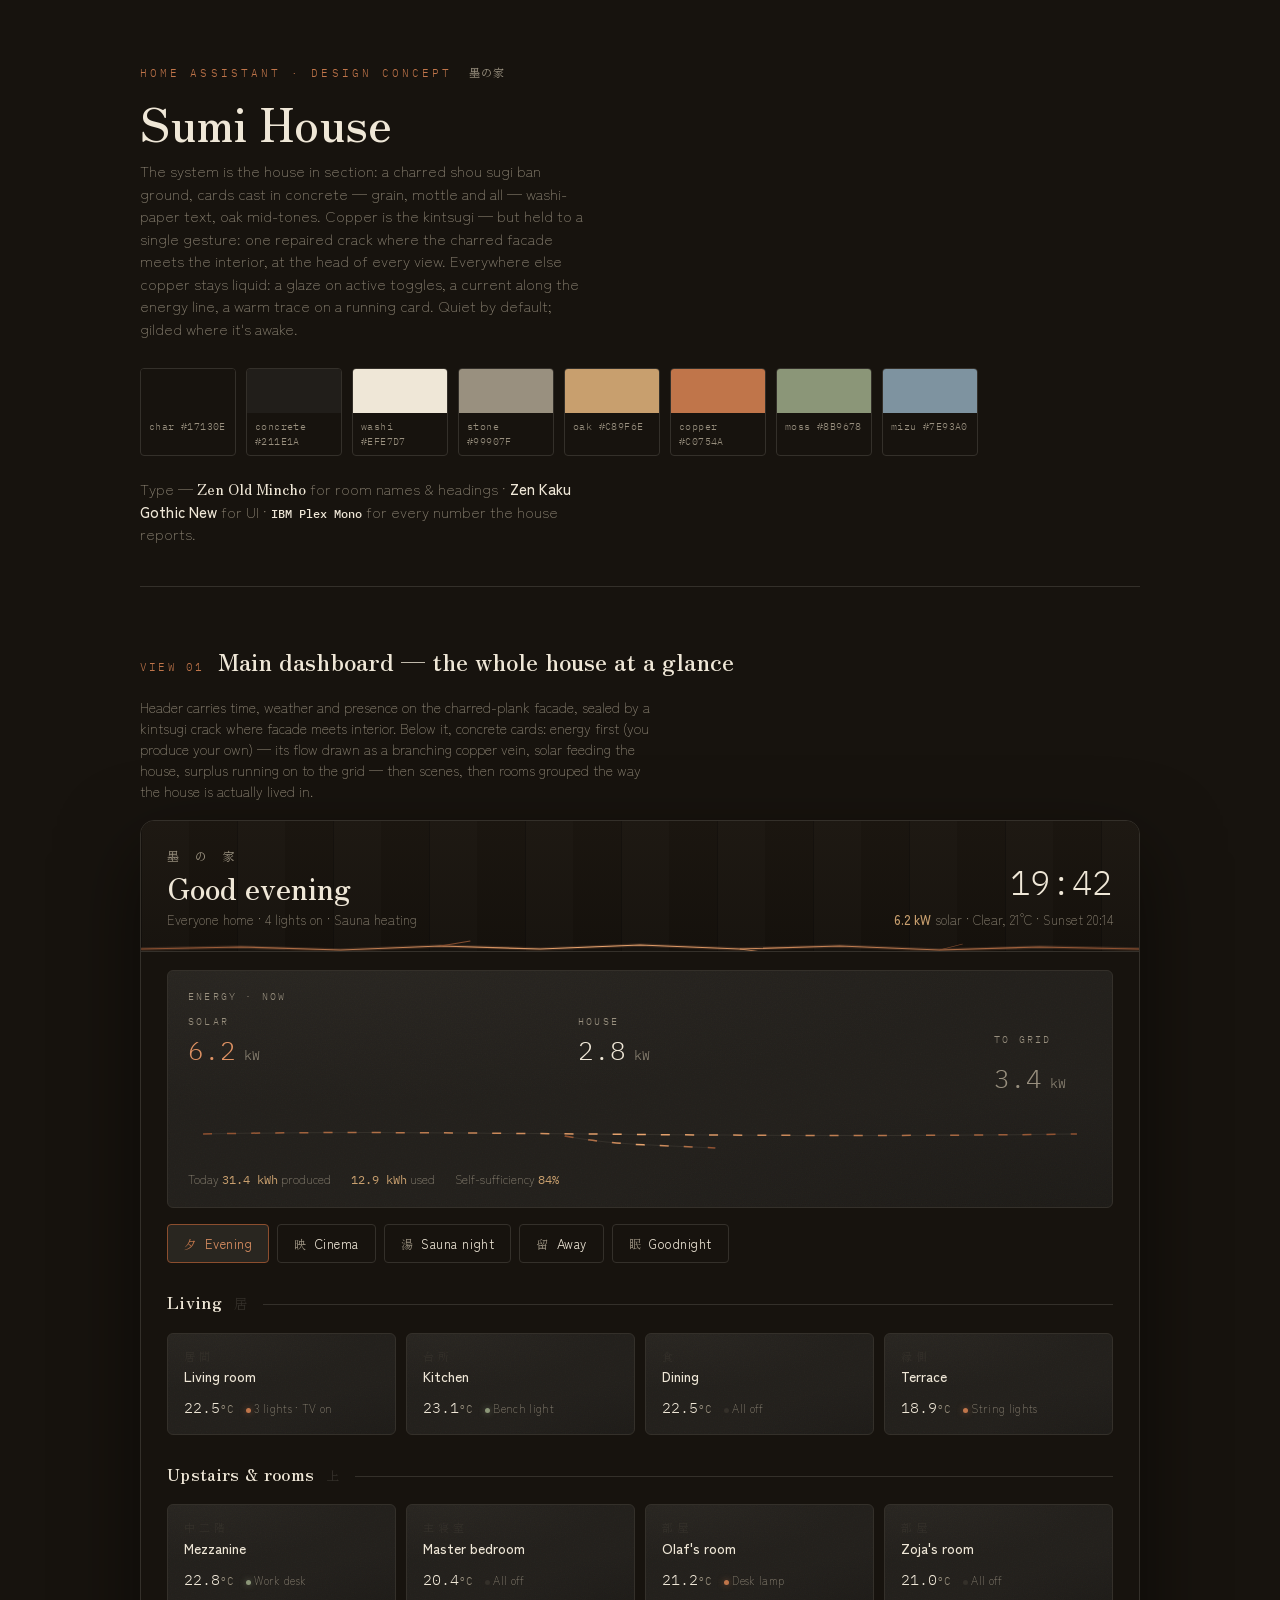
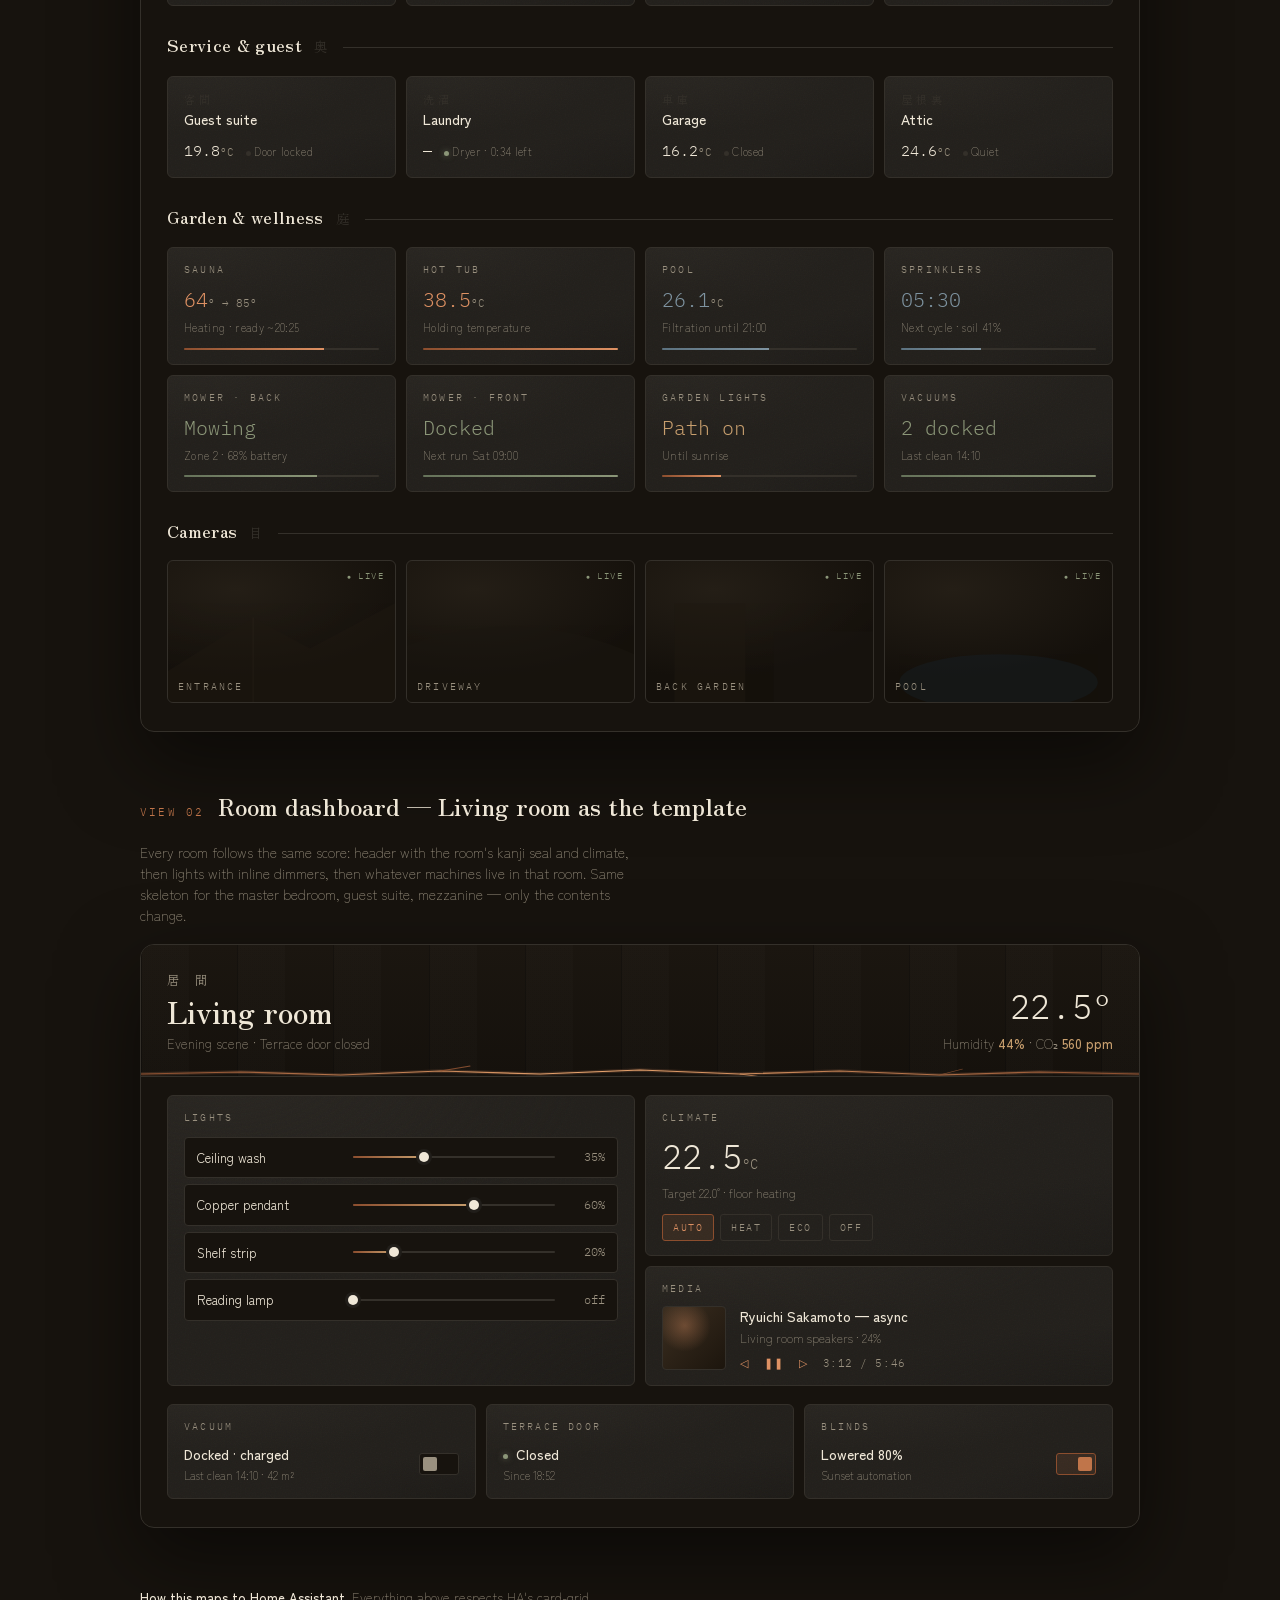
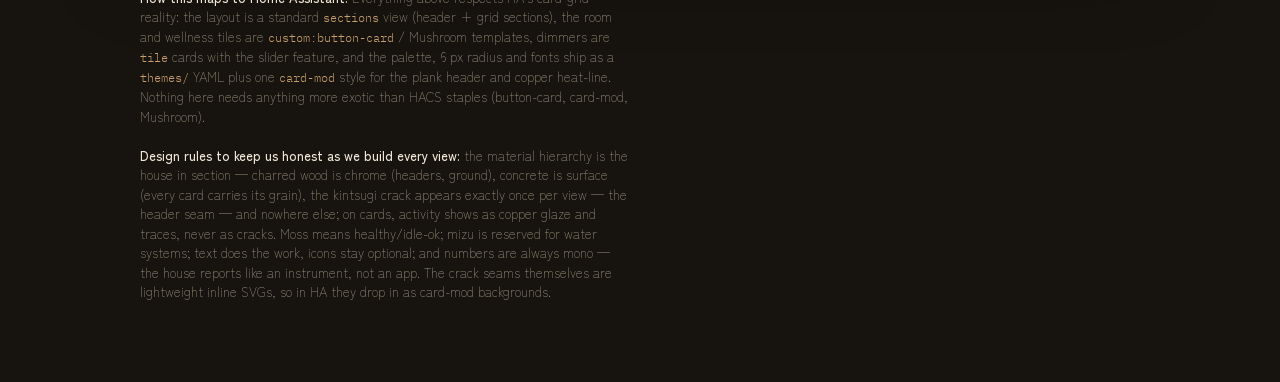
<file: Concepts/japandi-dashboard-concept.html>
<!DOCTYPE html>
<html lang="en">
<head>
<meta charset="UTF-8">
<meta name="viewport" content="width=device-width, initial-scale=1.0">
<title>Sumi House — Home Assistant Design Concept</title>
<link rel="preconnect" href="https://fonts.googleapis.com">
<link href="https://fonts.googleapis.com/css2?family=Zen+Old+Mincho:wght@400;600;700&family=Zen+Kaku+Gothic+New:wght@300;400;500;700&family=IBM+Plex+Mono:wght@300;400;500&display=swap" rel="stylesheet">
<style>
:root{
  /* material palette */
  --char:      #17130E;  /* shou sugi ban — page ground */
  --char-2:    #211E1A;  /* cast concrete — deep card surface */
  --char-3:    #292620;  /* raised / hover concrete */
  --seam:      #34302A;  /* hairline joints */
  --washi:     #EFE7D7;  /* primary text — washi paper */
  --stone:     #99907F;  /* secondary text — concrete */
  --oak:       #C89F6E;  /* wood accent */
  --copper:    #C0754A;  /* live accent */
  --copper-hi: #DE9163;
  --copper-lo: #8C4E2E;
  --moss:      #8B9678;  /* on / healthy */
  --mizu:      #7E93A0;  /* water systems */
  --r-card: 6px;
  --r-chip: 4px;
  --font-display:"Zen Old Mincho",serif;
  --font-ui:"Zen Kaku Gothic New",sans-serif;
  --font-data:"IBM Plex Mono",monospace;
}
*{margin:0;padding:0;box-sizing:border-box}
html{scroll-behavior:smooth}
body{
  background:var(--char);
  color:var(--washi);
  font-family:var(--font-ui);
  font-weight:300;
  line-height:1.5;
  -webkit-font-smoothing:antialiased;
}
/* charred plank texture — vertical boards, barely there */
.planks{
  background-image:
    repeating-linear-gradient(90deg,
      rgba(0,0,0,.28) 0px, rgba(0,0,0,.28) 1px,
      transparent 1px, transparent 96px),
    repeating-linear-gradient(90deg,
      rgba(255,255,255,.012) 0px, rgba(255,255,255,.012) 48px,
      transparent 48px, transparent 96px),
    linear-gradient(180deg,#1B1610 0%, #15110C 100%);
}
.wrap{max-width:1040px;margin:0 auto;padding:0 20px}
/* ---------- concept masthead ---------- */
.masthead{padding:64px 0 40px;border-bottom:1px solid var(--seam)}
.eyebrow{
  font-family:var(--font-data);font-size:11px;letter-spacing:.28em;
  text-transform:uppercase;color:var(--copper);
}
.eyebrow .k{font-family:var(--font-display);letter-spacing:.1em;color:var(--stone);margin-left:.6em}
h1{
  font-family:var(--font-display);font-weight:600;
  font-size:clamp(30px,5vw,46px);line-height:1.15;margin:14px 0 12px;
}
.masthead p{color:var(--stone);max-width:56ch;font-size:15px}
/* ---------- tokens ---------- */
.tokens{display:flex;flex-wrap:wrap;gap:10px;margin-top:28px}
.swatch{
  width:96px;border:1px solid var(--seam);border-radius:var(--r-chip);
  overflow:hidden;font-family:var(--font-data);font-size:10px;color:var(--stone)
}
.swatch i{display:block;height:44px}
.swatch span{display:block;padding:6px 8px;letter-spacing:.04em}
.typeline{margin-top:22px;color:var(--stone);font-size:13px}
.typeline b{color:var(--washi);font-weight:500}
.typeline .d{font-family:var(--font-display)}
.typeline .m{font-family:var(--font-data);font-size:12px}
/* ---------- section labels between mockups ---------- */
.spec{
  padding:56px 0 18px;display:flex;align-items:baseline;gap:14px;flex-wrap:wrap;
}
.spec h2{font-family:var(--font-display);font-weight:600;font-size:24px}
.spec small{font-family:var(--font-data);font-size:11px;letter-spacing:.2em;text-transform:uppercase;color:var(--copper)}
.spec p{width:100%;color:var(--stone);font-size:14px;max-width:64ch;margin-top:4px}
/* ---------- device frame ---------- */
.frame{
  border:1px solid var(--seam);border-radius:14px;overflow:hidden;
  background:var(--char);box-shadow:0 30px 80px rgba(0,0,0,.5);
}
/* ---------- dashboard chrome ---------- */
.dash{padding:0 0 28px}
.dash-head{
  padding:26px 26px 22px;position:relative;overflow:hidden;
  border-bottom:1px solid var(--seam);
}
.dash-head::after{ /* kintsugi seam — the signature: a copper repair line where facade meets interior */
  content:"";position:absolute;left:0;right:0;bottom:-2px;height:14px;pointer-events:none;
  background:url("data:image/svg+xml,%3Csvg%20xmlns='http://www.w3.org/2000/svg'%20viewBox='0%200%20600%2014'%20preserveAspectRatio='none'%3E%3Cdefs%3E%3ClinearGradient%20id='g'%20x1='0'%20x2='1'%3E%3Cstop%20offset='0'%20stop-color='%238C4E2E'/%3E%3Cstop%20offset='.45'%20stop-color='%23E8A56F'/%3E%3Cstop%20offset='1'%20stop-color='%238C4E2E'/%3E%3C/linearGradient%3E%3C/defs%3E%3Cpath%20d='M0%2010%20L60%208%20120%2011%20180%207%20240%2010%20300%206%20360%2010%20420%207%20480%2011%20540%208%20600%2010'%20fill='none'%20stroke='%23DE9163'%20stroke-width='3.5'%20opacity='.16'/%3E%3Cpath%20d='M0%2010%20L60%208%20120%2011%20180%207%20240%2010%20300%206%20360%2010%20420%207%20480%2011%20540%208%20600%2010'%20fill='none'%20stroke='url(%23g)'%20stroke-width='1.2'/%3E%3Cpath%20d='M180%207%20L198%202%20M360%2010%20L376%2013.5%20M480%2011%20L494%205'%20fill='none'%20stroke='url(%23g)'%20stroke-width='.8'%20opacity='.85'/%3E%3C/svg%3E") center bottom / 100% 14px no-repeat;
}
.dh-row{display:flex;justify-content:space-between;align-items:flex-end;gap:16px;flex-wrap:wrap}
.dh-kanji{
  font-family:var(--font-display);color:var(--stone);font-size:12px;letter-spacing:.55em;margin-bottom:6px
}
.dh-title{font-family:var(--font-display);font-weight:600;font-size:30px;line-height:1.1}
.dh-sub{color:var(--stone);font-size:13px;margin-top:6px}
.dh-clock{text-align:right}
.dh-time{font-family:var(--font-data);font-weight:300;font-size:34px;letter-spacing:.02em}
.dh-wx{color:var(--stone);font-size:13px;margin-top:2px}
.dh-wx b{color:var(--oak);font-weight:500}
/* ---------- generic card grid ---------- */
.grid{display:grid;gap:10px;padding:18px 26px 0}
.g2{grid-template-columns:repeat(2,1fr)}
.g3{grid-template-columns:repeat(3,1fr)}
.g4{grid-template-columns:repeat(4,1fr)}
.card{
  background:
    url("data:image/svg+xml,%3Csvg%20xmlns='http://www.w3.org/2000/svg'%20width='160'%20height='160'%3E%3Cfilter%20id='n'%3E%3CfeTurbulence%20type='fractalNoise'%20baseFrequency='0.8'%20numOctaves='2'%20stitchTiles='stitch'/%3E%3C/filter%3E%3Crect%20width='160'%20height='160'%20filter='url(%23n)'%20opacity='0.035'/%3E%3C/svg%3E"),
    radial-gradient(140% 120% at 12% -10%, #282520 0%, rgba(40,37,32,0) 55%),
    radial-gradient(130% 140% at 108% 118%, #1A1814 0%, rgba(26,24,20,0) 50%),
    var(--char-2);
  border:1px solid var(--seam);border-radius:var(--r-card);
  padding:14px 16px;position:relative;
  transition:filter .25s ease, transform .25s ease;
}
.card:hover{filter:brightness(1.08)}
.label{
  font-family:var(--font-data);font-size:10px;letter-spacing:.22em;
  text-transform:uppercase;color:var(--stone);
}
.sect{
  padding:26px 26px 0;display:flex;align-items:baseline;gap:12px;
}
.sect h3{font-family:var(--font-display);font-weight:600;font-size:17px;letter-spacing:.02em}
.sect .k{font-family:var(--font-display);color:var(--seam);font-size:13px;letter-spacing:.3em}
.sect::after{content:"";flex:1;height:1px;background:var(--seam);transform:translateY(-4px)}
/* ---------- energy card ---------- */
.energy{grid-column:1 / -1;padding:18px 20px}
.en-row{display:flex;justify-content:space-between;gap:12px;flex-wrap:wrap}
.en-node{min-width:120px}
.en-node .v{font-family:var(--font-data);font-size:26px;font-weight:300;margin-top:2px}
.en-node .v small{font-size:13px;color:var(--stone)}
.en-node.solar .v{color:var(--copper-hi)}
.en-node.home .v{color:var(--washi)}
.en-node.grid .v{color:var(--stone)}
.en-flow{height:46px;margin-top:14px;position:relative}
.en-flow svg{width:100%;height:100%}
.flowline{stroke:var(--seam);stroke-width:1;fill:none}
.flowlive{
  stroke:url(#cu);stroke-width:1.5;fill:none;stroke-dasharray:6 10;
  animation:flow 2.6s linear infinite;
}
@keyframes flow{to{stroke-dashoffset:-64}}
@media (prefers-reduced-motion: reduce){.flowlive{animation:none}}
.en-meta{display:flex;gap:20px;margin-top:12px;color:var(--stone);font-size:12px;flex-wrap:wrap}
.en-meta b{color:var(--oak);font-family:var(--font-data);font-weight:400}
/* ---------- scene chips ---------- */
.scenes{display:flex;gap:8px;padding:16px 26px 0;flex-wrap:wrap}
.scene{
  border:1px solid var(--seam);border-radius:var(--r-chip);
  background:transparent;color:var(--washi);
  font-family:var(--font-ui);font-weight:400;font-size:13px;
  padding:9px 16px;cursor:pointer;letter-spacing:.04em;
  transition:all .2s ease;
}
.scene .k{font-family:var(--font-display);color:var(--stone);margin-right:8px;font-size:12px}
.scene:hover{border-color:var(--copper-lo);color:var(--copper-hi)}
.scene.active{background:var(--char-3);border-color:var(--copper-lo);color:var(--copper-hi)}
.scene.active .k{color:var(--copper)}
/* ---------- room cards ---------- */
.room{min-height:96px;display:flex;flex-direction:column;justify-content:space-between;cursor:pointer}
.room:hover{transform:translateY(-1px)}
.room .k{font-family:var(--font-display);font-size:11px;color:var(--seam);letter-spacing:.35em;transition:color .25s}
.room:hover .k{color:var(--copper-lo)}
.room h4{font-family:var(--font-ui);font-weight:500;font-size:14px;margin-top:2px}
.room .stat{display:flex;gap:12px;align-items:baseline;margin-top:10px}
.room .t{font-family:var(--font-data);font-size:15px}
.room .t small{color:var(--stone);font-size:11px}
.dot{width:5px;height:5px;border-radius:50%;display:inline-block;background:var(--seam);vertical-align:middle}
.dot.on{background:var(--moss);box-shadow:0 0 6px rgba(139,150,120,.6)}
.dot.warm{background:var(--copper);box-shadow:0 0 6px rgba(192,117,74,.55)}
.room .devs{color:var(--stone);font-size:11px;letter-spacing:.03em}
/* ---------- camera strip ---------- */
.cams{display:grid;grid-template-columns:repeat(4,1fr);gap:10px;padding:16px 26px 0}
.cam{
  aspect-ratio:16/10;border:1px solid var(--seam);border-radius:var(--r-card);
  background:
    radial-gradient(120% 90% at 30% 20%, #241E16 0%, #14100B 70%);
  position:relative;overflow:hidden;
}
.cam .label{position:absolute;left:10px;bottom:8px}
.cam .rec{
  position:absolute;top:8px;right:10px;font-family:var(--font-data);
  font-size:9px;letter-spacing:.2em;color:var(--moss)
}
.cam .rec::before{content:"●";margin-right:5px;font-size:7px}
.cam svg{position:absolute;inset:0;width:100%;height:100%;opacity:.5}
/* ---------- garden / wellness tiles ---------- */
.well .v{font-family:var(--font-data);font-size:20px;margin-top:8px}
.well .v small{font-size:11px;color:var(--stone)}
.well .state{font-size:11px;color:var(--stone);margin-top:4px;letter-spacing:.03em}
.well.hot .v{color:var(--copper-hi)}
.well.water .v{color:var(--mizu)}
.well.grass .v{color:var(--moss)}
.bar{height:2px;background:var(--seam);border-radius:1px;margin-top:12px;overflow:hidden}
.bar i{display:block;height:100%;background:linear-gradient(90deg,var(--copper-lo),var(--copper-hi))}
.bar.w i{background:linear-gradient(90deg,#5C7280,var(--mizu))}
.bar.g i{background:linear-gradient(90deg,#66735A,var(--moss))}
/* ---------- room dashboard specifics ---------- */
.light-row{display:flex;flex-direction:column;gap:6px;margin-top:12px}
.light{
  display:flex;align-items:center;gap:12px;padding:10px 12px;
  background:var(--char);border:1px solid var(--seam);border-radius:var(--r-chip);
}
.light .nm{font-size:13px;font-weight:400;flex:1}
.light .pct{font-family:var(--font-data);font-size:12px;color:var(--stone);width:38px;text-align:right}
.slider{flex:1.4;height:2px;background:var(--seam);border-radius:1px;position:relative}
.slider i{position:absolute;left:0;top:0;bottom:0;background:linear-gradient(90deg,var(--copper-lo),var(--oak));border-radius:1px}
.slider u{
  position:absolute;top:50%;width:10px;height:10px;border-radius:50%;
  background:var(--washi);transform:translate(-50%,-50%);
  box-shadow:0 0 0 3px var(--char-2);
}
.toggle{
  width:40px;height:22px;border-radius:3px;border:1px solid var(--seam);
  position:relative;background:var(--char);flex:none;cursor:pointer;
}
.toggle i{
  position:absolute;top:3px;left:3px;width:14px;height:14px;border-radius:2px;
  background:var(--stone);transition:all .2s;
}
.toggle.on{border-color:var(--copper-lo);background:rgba(192,117,74,.14)}
.toggle.on i{left:21px;background:var(--copper)}
.media{display:flex;gap:14px;align-items:center}
.art{
  width:64px;height:64px;border-radius:var(--r-chip);flex:none;
  background:linear-gradient(135deg,#3B2E20,#1C150D);
  border:1px solid var(--seam);position:relative;overflow:hidden;
}
.art::after{content:"";position:absolute;inset:0;background:radial-gradient(60% 60% at 35% 30%,rgba(222,145,99,.35),transparent 70%)}
.media .tt{font-weight:500;font-size:14px}
.media .ar{color:var(--stone);font-size:12px;margin-top:2px}
.transport{display:flex;gap:14px;margin-top:8px;color:var(--stone);font-size:11px;font-family:var(--font-data);letter-spacing:.15em}
.transport b{color:var(--copper-hi);font-weight:400;cursor:pointer}
.climate .big{font-family:var(--font-data);font-size:34px;font-weight:300;margin-top:6px}
.climate .big small{font-size:14px;color:var(--stone)}
.climate .tgt{color:var(--stone);font-size:12px;margin-top:2px}
.climate .modes{display:flex;gap:6px;margin-top:12px}
.mchip{
  font-family:var(--font-data);font-size:10px;letter-spacing:.15em;text-transform:uppercase;
  border:1px solid var(--seam);border-radius:3px;padding:5px 10px;color:var(--stone);cursor:pointer
}
.mchip.on{color:var(--copper-hi);border-color:var(--copper-lo);background:rgba(192,117,74,.13)}
/* footnote */
.note{padding:60px 0 80px;color:var(--stone);font-size:13px;max-width:70ch}
.note b{color:var(--washi);font-weight:500}
.note code{font-family:var(--font-data);font-size:12px;color:var(--oak)}
@media(max-width:760px){
  .g4{grid-template-columns:repeat(2,1fr)}
  .g3{grid-template-columns:repeat(2,1fr)}
  .cams{grid-template-columns:repeat(2,1fr)}
  .grid,.sect,.scenes,.cams{padding-left:16px;padding-right:16px}
  .dash-head{padding:20px 16px 18px}
  .dh-time{font-size:26px}
}
@media(max-width:430px){
  .g2{grid-template-columns:1fr}
}
</style>
</head>
<body>

<div class="wrap">
  <header class="masthead">
    <div class="eyebrow">Home Assistant · Design Concept <span class="k">墨の家</span></div>
    <h1>Sumi House</h1>
    <p>The system is the house in section: a charred shou sugi ban ground, cards cast in concrete — grain, mottle and all — washi-paper text, oak mid-tones. Copper is the kintsugi — but held to a single gesture: one repaired crack where the charred facade meets the interior, at the head of every view. Everywhere else copper stays liquid: a glaze on active toggles, a current along the energy line, a warm trace on a running card. Quiet by default; gilded where it's awake.</p>
    <div class="tokens">
      <div class="swatch"><i style="background:#17130E"></i><span>char #17130E</span></div>
      <div class="swatch"><i style="background:#211E1A"></i><span>concrete #211E1A</span></div>
      <div class="swatch"><i style="background:#EFE7D7"></i><span>washi #EFE7D7</span></div>
      <div class="swatch"><i style="background:#99907F"></i><span>stone #99907F</span></div>
      <div class="swatch"><i style="background:#C89F6E"></i><span>oak #C89F6E</span></div>
      <div class="swatch"><i style="background:#C0754A"></i><span>copper #C0754A</span></div>
      <div class="swatch"><i style="background:#8B9678"></i><span>moss #8B9678</span></div>
      <div class="swatch"><i style="background:#7E93A0"></i><span>mizu #7E93A0</span></div>
    </div>
    <p class="typeline">
      Type — <b class="d">Zen Old Mincho</b> for room names &amp; headings · <b>Zen Kaku Gothic New</b> for UI ·
      <b class="m">IBM Plex Mono</b> for every number the house reports.
    </p>
  </header>
  <!-- ================= MAIN DASHBOARD ================= -->
  <div class="spec">
    <small>View 01</small><h2>Main dashboard — the whole house at a glance</h2>
    <p>Header carries time, weather and presence on the charred-plank facade, sealed by a kintsugi crack where facade meets interior. Below it, concrete cards: energy first (you produce your own) — its flow drawn as a branching copper vein, solar feeding the house, surplus running on to the grid — then scenes, then rooms grouped the way the house is actually lived in.</p>
  </div>

  <div class="frame">
    <div class="dash">
      <div class="dash-head planks">
        <div class="dh-row">
          <div>
            <div class="dh-kanji">墨 の 家</div>
            <div class="dh-title">Good evening</div>
            <div class="dh-sub">Everyone home · 4 lights on · Sauna heating</div>
          </div>
          <div class="dh-clock">
            <div class="dh-time">19:42</div>
            <div class="dh-wx"><b>6.2 kW</b> solar · Clear, 21°C · Sunset 20:14</div>
          </div>
        </div>
      </div>

      <div class="grid">
        <div class="card energy">
          <div class="label">Energy · now</div>
          <div class="en-row" style="margin-top:10px">
            <div class="en-node solar"><div class="label">Solar</div><div class="v">6.2<small> kW</small></div></div>
            <div class="en-node home"><div class="label">House</div><div class="v">2.8<small> kW</small></div></div>
            <div class="en-node grid"><div class="label">To grid</div><div class="v">3.4<small> kW</small></div></div>
          </div>
          <div class="en-flow">
            <svg viewBox="0 0 600 46" preserveAspectRatio="none">
              <defs><linearGradient id="cu" x1="0" x2="1"><stop offset="0" stop-color="#8C4E2E"/><stop offset=".5" stop-color="#E8A56F"/><stop offset="1" stop-color="#8C4E2E"/></linearGradient></defs>
              <!-- kintsugi vein: solar feeds the house (drop branch), surplus runs on to the grid -->
              <path class="flowline" d="M10 22 C 160 17, 340 27, 590 22"/>
              <path class="flowline" d="M250 24 C 285 34, 315 33, 350 36"/>
              <path class="flowlive" d="M10 22 C 160 17, 340 27, 590 22"/>
              <path class="flowlive" style="animation-duration:3.4s" d="M250 24 C 285 34, 315 33, 350 36"/>
            </svg>
          </div>
          <div class="en-meta">
            <span>Today <b>31.4 kWh</b> produced</span>
            <span><b>12.9 kWh</b> used</span>
            <span>Self-sufficiency <b>84%</b></span>
          </div>
        </div>
      </div>

      <div class="scenes">
        <button class="scene active"><span class="k">夕</span>Evening</button>
        <button class="scene"><span class="k">映</span>Cinema</button>
        <button class="scene"><span class="k">湯</span>Sauna night</button>
        <button class="scene"><span class="k">留</span>Away</button>
        <button class="scene"><span class="k">眠</span>Goodnight</button>
      </div>

      <div class="sect"><h3>Living</h3><span class="k">居</span></div>
      <div class="grid g4">
        <div class="card room"><span class="k">居間</span><h4>Living room</h4>
          <div class="stat"><span class="t">22.5<small>°C</small></span><span class="devs"><i class="dot warm"></i> 3 lights · TV on</span></div></div>
        <div class="card room"><span class="k">台所</span><h4>Kitchen</h4>
          <div class="stat"><span class="t">23.1<small>°C</small></span><span class="devs"><i class="dot on"></i> Bench light</span></div></div>
        <div class="card room"><span class="k">食</span><h4>Dining</h4>
          <div class="stat"><span class="t">22.5<small>°C</small></span><span class="devs"><i class="dot"></i> All off</span></div></div>
        <div class="card room"><span class="k">縁側</span><h4>Terrace</h4>
          <div class="stat"><span class="t">18.9<small>°C</small></span><span class="devs"><i class="dot warm"></i> String lights</span></div></div>
      </div>

      <div class="sect"><h3>Upstairs &amp; rooms</h3><span class="k">上</span></div>
      <div class="grid g4">
        <div class="card room"><span class="k">中二階</span><h4>Mezzanine</h4>
          <div class="stat"><span class="t">22.8<small>°C</small></span><span class="devs"><i class="dot on"></i> Work desk</span></div></div>
        <div class="card room"><span class="k">主寝室</span><h4>Master bedroom</h4>
          <div class="stat"><span class="t">20.4<small>°C</small></span><span class="devs"><i class="dot"></i> All off</span></div></div>
        <div class="card room"><span class="k">部屋</span><h4>Olaf's room</h4>
          <div class="stat"><span class="t">21.2<small>°C</small></span><span class="devs"><i class="dot warm"></i> Desk lamp</span></div></div>
        <div class="card room"><span class="k">部屋</span><h4>Zoja's room</h4>
          <div class="stat"><span class="t">21.0<small>°C</small></span><span class="devs"><i class="dot"></i> All off</span></div></div>
      </div>

      <div class="sect"><h3>Service &amp; guest</h3><span class="k">奥</span></div>
      <div class="grid g4">
        <div class="card room"><span class="k">客間</span><h4>Guest suite</h4>
          <div class="stat"><span class="t">19.8<small>°C</small></span><span class="devs"><i class="dot"></i> Door locked</span></div></div>
        <div class="card room"><span class="k">洗濯</span><h4>Laundry</h4>
          <div class="stat"><span class="t">—</span><span class="devs"><i class="dot on"></i> Dryer · 0:34 left</span></div></div>
        <div class="card room"><span class="k">車庫</span><h4>Garage</h4>
          <div class="stat"><span class="t">16.2<small>°C</small></span><span class="devs"><i class="dot"></i> Closed</span></div></div>
        <div class="card room"><span class="k">屋根裏</span><h4>Attic</h4>
          <div class="stat"><span class="t">24.6<small>°C</small></span><span class="devs"><i class="dot"></i> Quiet</span></div></div>
      </div>

      <div class="sect"><h3>Garden &amp; wellness</h3><span class="k">庭</span></div>
      <div class="grid g4">
        <div class="card well hot"><div class="label">Sauna</div><div class="v">64<small>° → 85°</small></div>
          <div class="state">Heating · ready ~20:25</div><div class="bar"><i style="width:72%"></i></div></div>
        <div class="card well hot"><div class="label">Hot tub</div><div class="v">38.5<small>°C</small></div>
          <div class="state">Holding temperature</div><div class="bar"><i style="width:100%"></i></div></div>
        <div class="card well water"><div class="label">Pool</div><div class="v">26.1<small>°C</small></div>
          <div class="state">Filtration until 21:00</div><div class="bar w"><i style="width:55%"></i></div></div>
        <div class="card well water"><div class="label">Sprinklers</div><div class="v">05:30</div>
          <div class="state">Next cycle · soil 41%</div><div class="bar w"><i style="width:41%"></i></div></div>
        <div class="card well grass"><div class="label">Mower · back</div><div class="v">Mowing</div>
          <div class="state">Zone 2 · 68% battery</div><div class="bar g"><i style="width:68%"></i></div></div>
        <div class="card well grass"><div class="label">Mower · front</div><div class="v">Docked</div>
          <div class="state">Next run Sat 09:00</div><div class="bar g"><i style="width:100%"></i></div></div>
        <div class="card well"><div class="label">Garden lights</div><div class="v" style="color:var(--oak)">Path on</div>
          <div class="state">Until sunrise</div><div class="bar"><i style="width:30%"></i></div></div>
        <div class="card well grass"><div class="label">Vacuums</div><div class="v">2 docked</div>
          <div class="state">Last clean 14:10</div><div class="bar g"><i style="width:100%"></i></div></div>
      </div>

      <div class="sect"><h3>Cameras</h3><span class="k">目</span></div>
      <div class="cams">
        <div class="cam"><svg viewBox="0 0 160 100" preserveAspectRatio="none"><path d="M0 78 L60 40 L100 62 L160 30 L160 100 L0 100 Z" fill="#1E1811"/><path d="M60 40 L60 100" stroke="#2A2219" stroke-width="1"/></svg><span class="rec">LIVE</span><span class="label">Entrance</span></div>
        <div class="cam"><svg viewBox="0 0 160 100" preserveAspectRatio="none"><path d="M0 60 Q80 30 160 66 L160 100 L0 100 Z" fill="#1B1710"/></svg><span class="rec">LIVE</span><span class="label">Driveway</span></div>
        <div class="cam"><svg viewBox="0 0 160 100" preserveAspectRatio="none"><rect x="20" y="30" width="50" height="70" fill="#1E1811"/><rect x="90" y="50" width="70" height="50" fill="#191510"/></svg><span class="rec">LIVE</span><span class="label">Back garden</span></div>
        <div class="cam"><svg viewBox="0 0 160 100" preserveAspectRatio="none"><ellipse cx="80" cy="86" rx="70" ry="20" fill="#17222A" opacity=".8"/></svg><span class="rec">LIVE</span><span class="label">Pool</span></div>
      </div>
    </div>
  </div>

  <!-- ================= ROOM DASHBOARD ================= -->
  <div class="spec">
    <small>View 02</small><h2>Room dashboard — Living room as the template</h2>
    <p>Every room follows the same score: header with the room's kanji seal and climate, then lights with inline dimmers, then whatever machines live in that room. Same skeleton for the master bedroom, guest suite, mezzanine — only the contents change.</p>
  </div>

  <div class="frame">
    <div class="dash">
      <div class="dash-head planks">
        <div class="dh-row">
          <div>
            <div class="dh-kanji">居 間</div>
            <div class="dh-title">Living room</div>
            <div class="dh-sub">Evening scene · Terrace door closed</div>
          </div>
          <div class="dh-clock">
            <div class="dh-time">22.5°</div>
            <div class="dh-wx">Humidity <b>44%</b> · CO₂ <b>560 ppm</b></div>
          </div>
        </div>
      </div>

      <div class="grid g2">
        <div class="card">
          <div class="label">Lights</div>
          <div class="light-row">
            <div class="light"><span class="nm">Ceiling wash</span>
              <span class="slider"><i style="width:35%"></i><u style="left:35%"></u></span><span class="pct">35%</span></div>
            <div class="light"><span class="nm">Copper pendant</span>
              <span class="slider"><i style="width:60%"></i><u style="left:60%"></u></span><span class="pct">60%</span></div>
            <div class="light"><span class="nm">Shelf strip</span>
              <span class="slider"><i style="width:20%"></i><u style="left:20%"></u></span><span class="pct">20%</span></div>
            <div class="light"><span class="nm">Reading lamp</span>
              <span class="slider"><i style="width:0"></i><u style="left:0"></u></span><span class="pct">off</span></div>
          </div>
        </div>

        <div style="display:flex;flex-direction:column;gap:10px">
          <div class="card climate">
            <div class="label">Climate</div>
            <div class="big">22.5<small>°C</small></div>
            <div class="tgt">Target 22.0° · floor heating</div>
            <div class="modes">
              <span class="mchip on">Auto</span><span class="mchip">Heat</span><span class="mchip">Eco</span><span class="mchip">Off</span>
            </div>
          </div>
          <div class="card">
            <div class="label" style="margin-bottom:10px">Media</div>
            <div class="media">
              <div class="art"></div>
              <div>
                <div class="tt">Ryuichi Sakamoto — async</div>
                <div class="ar">Living room speakers · 24%</div>
                <div class="transport"><b>◁</b><b>❚❚</b><b>▷</b><span style="letter-spacing:.05em">3:12 / 5:46</span></div>
              </div>
            </div>
          </div>
        </div>
      </div>

      <div class="grid g3">
        <div class="card">
          <div class="label">Vacuum</div>
          <div style="display:flex;justify-content:space-between;align-items:center;margin-top:10px">
            <div><div style="font-weight:500;font-size:14px">Docked · charged</div>
            <div style="color:var(--stone);font-size:11px;margin-top:2px">Last clean 14:10 · 42 m²</div></div>
            <div class="toggle"><i></i></div>
          </div>
        </div>
        <div class="card">
          <div class="label">Terrace door</div>
          <div style="display:flex;justify-content:space-between;align-items:center;margin-top:10px">
            <div><div style="font-weight:500;font-size:14px"><i class="dot on"></i>&nbsp; Closed</div>
            <div style="color:var(--stone);font-size:11px;margin-top:2px">Since 18:52</div></div>
          </div>
        </div>
        <div class="card">
          <div class="label">Blinds</div>
          <div style="display:flex;justify-content:space-between;align-items:center;margin-top:10px">
            <div><div style="font-weight:500;font-size:14px">Lowered 80%</div>
            <div style="color:var(--stone);font-size:11px;margin-top:2px">Sunset automation</div></div>
            <div class="toggle on"><i></i></div>
          </div>
        </div>
      </div>
    </div>
  </div>

  <!-- ================= NOTES ================= -->
  <div class="note">
    <b>How this maps to Home Assistant.</b> Everything above respects HA's card-grid reality:
    the layout is a standard <code>sections</code> view (header + grid sections), the room and wellness tiles are
    <code>custom:button-card</code> / Mushroom templates, dimmers are <code>tile</code> cards with the slider feature,
    and the palette, 6&nbsp;px radius and fonts ship as a <code>themes/</code> YAML plus one
    <code>card-mod</code> style for the plank header and copper heat-line. Nothing here needs anything more exotic
    than HACS staples (button-card, card-mod, Mushroom).
    <br><br>
    <b>Design rules to keep us honest as we build every view:</b> the material hierarchy is the house in
    section — charred wood is chrome (headers, ground), concrete is surface (every card carries its grain),
    the kintsugi crack appears exactly once per view — the header seam — and nowhere else;
    on cards, activity shows as copper glaze and traces, never as cracks. Moss means healthy/idle-ok; mizu is reserved for water systems; text does the work, icons
    stay optional; and numbers are always mono — the house reports like an instrument, not an app.
    The crack seams themselves are lightweight inline SVGs, so in HA they drop in as card-mod backgrounds.
  </div>

</div>
</body>
</html>
</file>
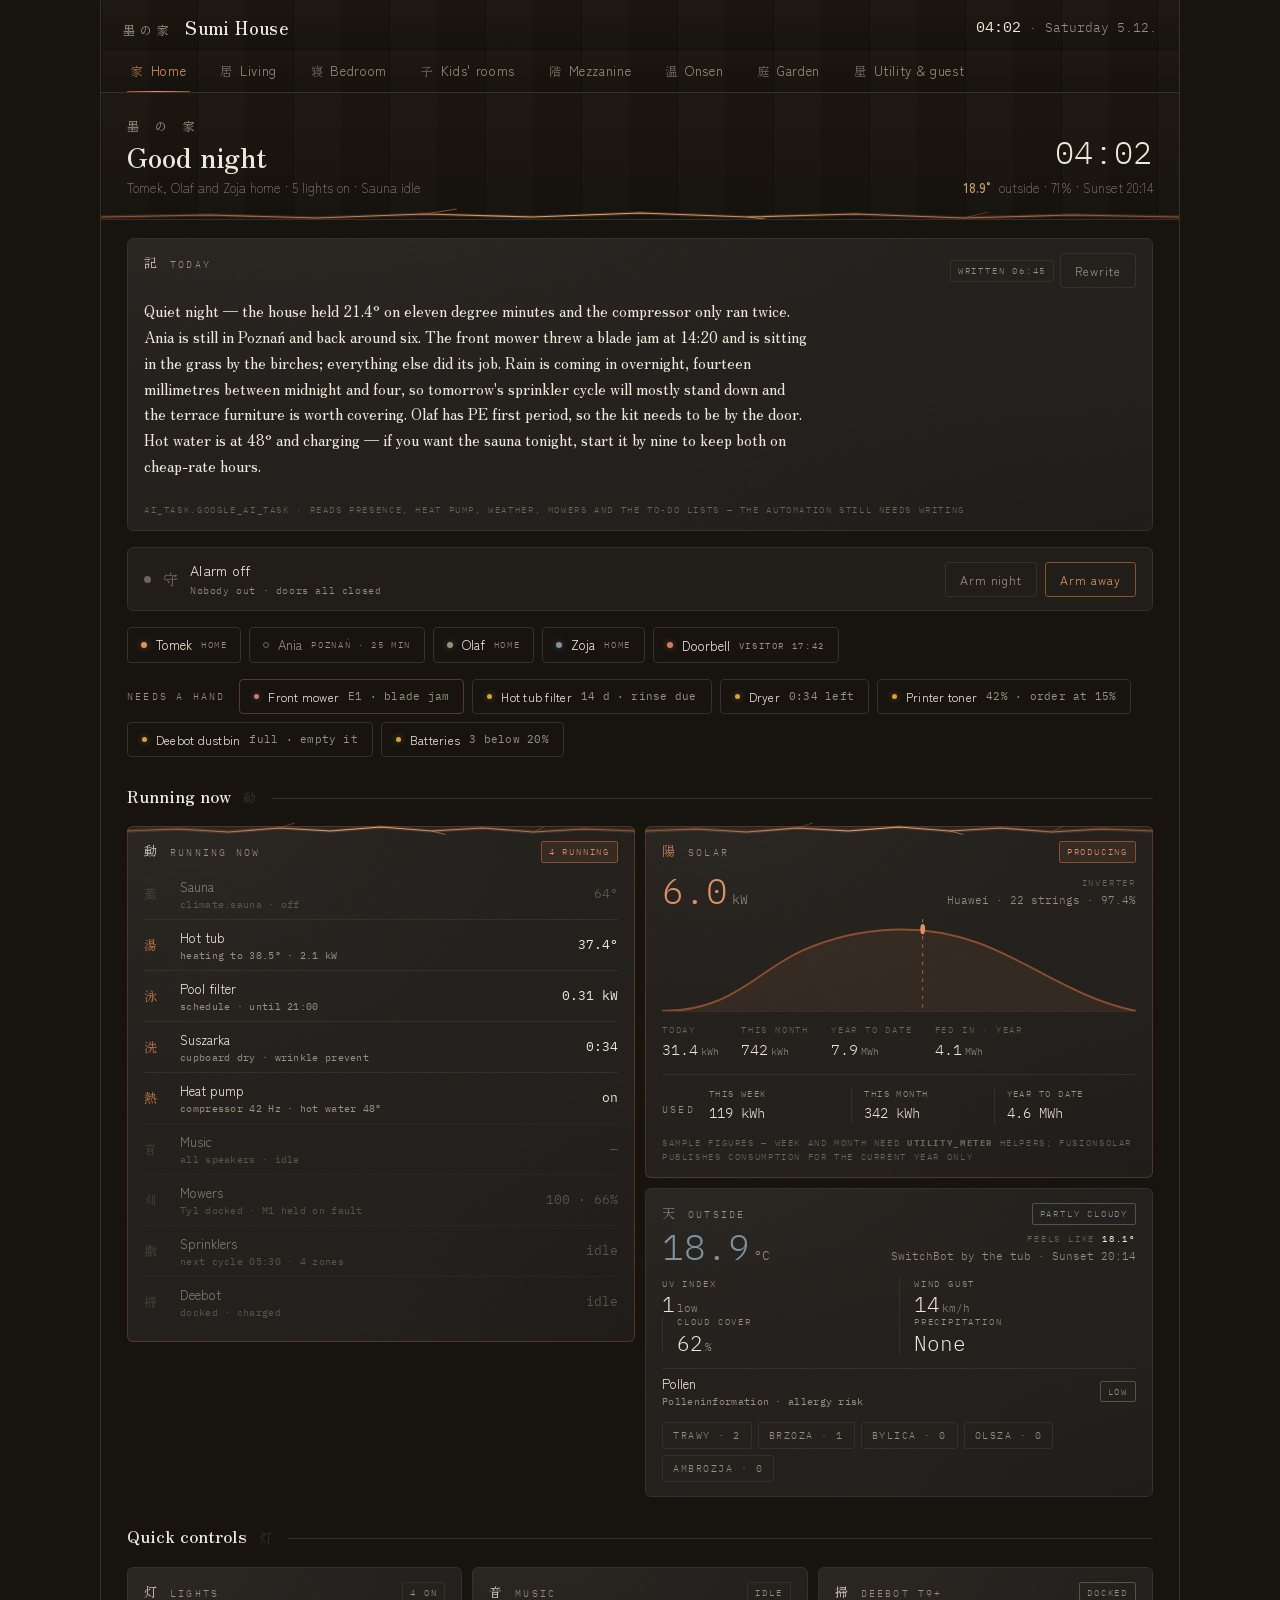
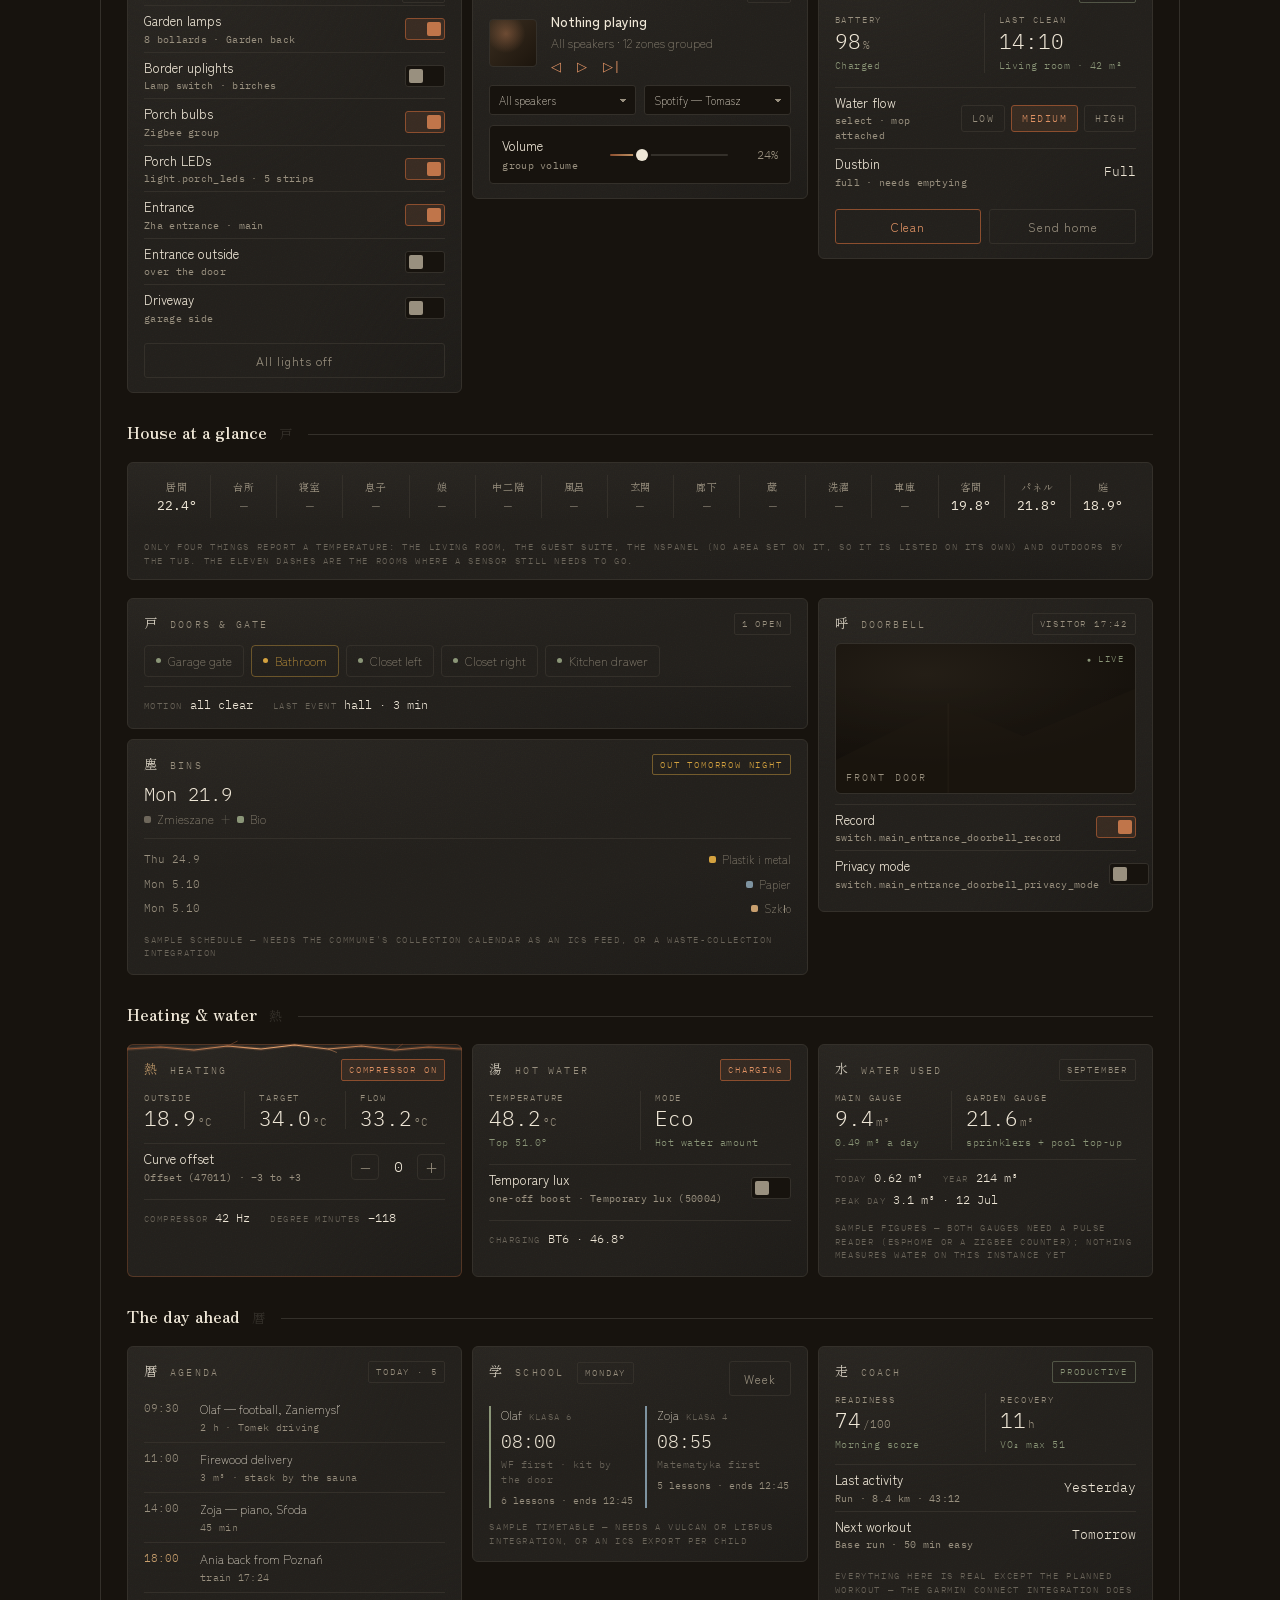
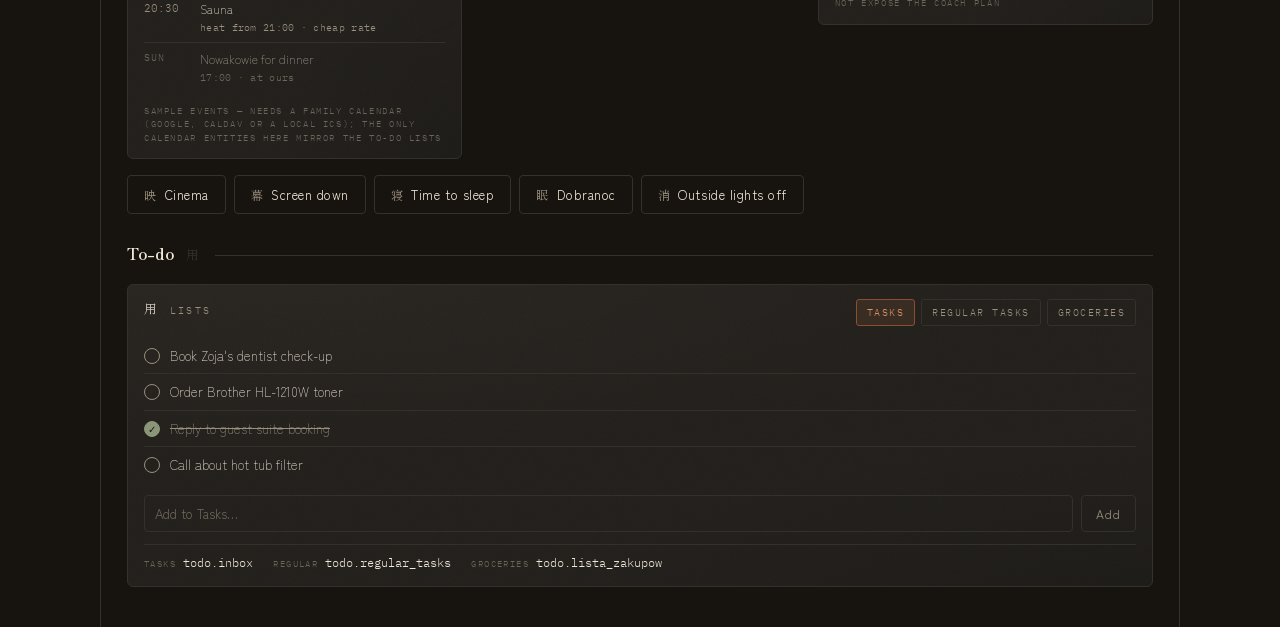
<file: Concepts/sumi-house-mock.html>
<!DOCTYPE html>
<html lang="en">
<head>
<meta charset="UTF-8">
<meta name="viewport" content="width=device-width, initial-scale=1.0">
<title>Sumi House — Home Assistant Mock</title>
<link rel="preconnect" href="https://fonts.googleapis.com">
<link href="https://fonts.googleapis.com/css2?family=Zen+Old+Mincho:wght@400;600;700&family=Zen+Kaku+Gothic+New:wght@300;400;500;700&family=IBM+Plex+Mono:wght@300;400;500&display=swap" rel="stylesheet">
<style>
:root{
  --char:      #17130E;
  --char-2:    #211E1A;  /* cast concrete — deep */
  --char-3:    #292620;
  --seam:      #34302A;
  --washi:     #EFE7D7;
  --stone:     #99907F;
  --oak:       #C89F6E;
  --copper:    #C0754A;
  --copper-hi: #DE9163;
  --copper-lo: #8C4E2E;
  --moss:      #8B9678;
  --mizu:      #7E93A0;
  --faint:     #6B655A;
  --caution:   #D4A23F;  /* spec §3 — attention, never copper */
  --alert:     #CF7B6B;
  --r-card: 6px;
  --r-chip: 4px;
  --font-display:"Zen Old Mincho",serif;
  --font-ui:"Zen Kaku Gothic New",sans-serif;
  --font-data:"IBM Plex Mono",monospace;
  --crack: url("data:image/svg+xml,%3Csvg%20xmlns='http://www.w3.org/2000/svg'%20viewBox='0%200%20600%2014'%20preserveAspectRatio='none'%3E%3Cdefs%3E%3ClinearGradient%20id='g'%20x1='0'%20x2='1'%3E%3Cstop%20offset='0'%20stop-color='%238C4E2E'/%3E%3Cstop%20offset='.45'%20stop-color='%23E8A56F'/%3E%3Cstop%20offset='1'%20stop-color='%238C4E2E'/%3E%3C/linearGradient%3E%3C/defs%3E%3Cpath%20d='M0%2010%20L60%208%20120%2011%20180%207%20240%2010%20300%206%20360%2010%20420%207%20480%2011%20540%208%20600%2010'%20fill='none'%20stroke='%23DE9163'%20stroke-width='3.5'%20opacity='.16'/%3E%3Cpath%20d='M0%2010%20L60%208%20120%2011%20180%207%20240%2010%20300%206%20360%2010%20420%207%20480%2011%20540%208%20600%2010'%20fill='none'%20stroke='url(%23g)'%20stroke-width='1.2'/%3E%3Cpath%20d='M180%207%20L198%202%20M360%2010%20L376%2013.5%20M480%2011%20L494%205'%20fill='none'%20stroke='url(%23g)'%20stroke-width='.8'%20opacity='.85'/%3E%3C/svg%3E");
}
*{margin:0;padding:0;box-sizing:border-box}
html,body{height:100%}
body{
  background:var(--char);color:var(--washi);
  font-family:var(--font-ui);font-weight:300;line-height:1.5;
  -webkit-font-smoothing:antialiased;
}
button{font-family:inherit;color:inherit;background:none;border:none;cursor:pointer}
.planks{
  background-image:
    repeating-linear-gradient(90deg, rgba(0,0,0,.28) 0px, rgba(0,0,0,.28) 1px, transparent 1px, transparent 96px),
    repeating-linear-gradient(90deg, rgba(255,255,255,.012) 0px, rgba(255,255,255,.012) 48px, transparent 48px, transparent 96px),
    linear-gradient(180deg,#1B1610 0%, #15110C 100%);
}
/* ---------- HA app chrome ---------- */
.app{max-width:1080px;margin:0 auto;min-height:100%;border-left:1px solid var(--seam);border-right:1px solid var(--seam)}
.appbar{
  display:flex;align-items:center;justify-content:space-between;
  padding:14px 22px 10px;
}
.appbar .brand{display:flex;align-items:baseline;gap:12px}
.appbar .brand .k{font-family:var(--font-display);font-size:12px;letter-spacing:.4em;color:var(--stone)}
.appbar .brand b{font-family:var(--font-display);font-weight:600;font-size:18px;letter-spacing:.02em}
.appbar .clockline{font-family:var(--font-data);font-size:13px;color:var(--stone)}
.appbar .clockline b{color:var(--washi);font-weight:400;font-size:15px}
.tabs{
  display:flex;gap:2px;padding:0 14px;overflow-x:auto;scrollbar-width:none;
  border-bottom:1px solid var(--seam);
}
.tabs::-webkit-scrollbar{display:none}
.tab{
  padding:10px 16px 12px;font-size:13px;font-weight:400;color:var(--stone);
  letter-spacing:.05em;position:relative;white-space:nowrap;transition:color .2s;
}
.tab .k{font-family:var(--font-display);margin-right:7px;font-size:12px;opacity:.7}
.tab:hover{color:var(--washi)}
.tab.active{color:var(--copper-hi)}
.tab.active::after{
  content:"";position:absolute;left:12px;right:12px;bottom:-1px;height:2px;
  background:linear-gradient(90deg,var(--copper-lo),var(--copper-hi),var(--copper-lo));
}
/* ---------- views ---------- */
.view{display:none;padding-bottom:40px;animation:vin .35s ease}
.view.on{display:block}
@keyframes vin{from{opacity:0;transform:translateY(4px)}to{opacity:1;transform:none}}
@media (prefers-reduced-motion: reduce){.view{animation:none}}
.dash-head{padding:24px 26px 22px;position:relative;overflow:hidden;border-bottom:1px solid var(--seam)}
.dash-head::after{
  content:"";position:absolute;left:0;right:0;bottom:-2px;height:14px;pointer-events:none;
  background:var(--crack) center bottom / 100% 14px no-repeat;
}
.dh-row{display:flex;justify-content:space-between;align-items:flex-end;gap:16px;flex-wrap:wrap}
.dh-kanji{font-family:var(--font-display);color:var(--stone);font-size:12px;letter-spacing:.55em;margin-bottom:6px}
.dh-title{font-family:var(--font-display);font-weight:600;font-size:28px;line-height:1.1}
.dh-sub{color:var(--stone);font-size:13px;margin-top:6px}
.dh-clock{text-align:right}
.dh-time{font-family:var(--font-data);font-weight:300;font-size:32px;letter-spacing:.02em}
.dh-wx{color:var(--stone);font-size:13px;margin-top:2px}
.dh-wx b{color:var(--oak);font-weight:500}
/* ---------- grid & cards ---------- */
.grid{display:grid;gap:10px;padding:18px 26px 0}
.g2{grid-template-columns:repeat(2,1fr)}
.g3{grid-template-columns:repeat(3,1fr)}
.g4{grid-template-columns:repeat(4,1fr)}
.span2{grid-column:span 2}
.card{
  background:
    url("data:image/svg+xml,%3Csvg%20xmlns='http://www.w3.org/2000/svg'%20width='160'%20height='160'%3E%3Cfilter%20id='n'%3E%3CfeTurbulence%20type='fractalNoise'%20baseFrequency='0.8'%20numOctaves='2'%20stitchTiles='stitch'/%3E%3C/filter%3E%3Crect%20width='160'%20height='160'%20filter='url(%23n)'%20opacity='0.035'/%3E%3C/svg%3E"),
    radial-gradient(140% 120% at 12% -10%, #282520 0%, rgba(40,37,32,0) 55%),
    radial-gradient(130% 140% at 108% 118%, #1A1814 0%, rgba(26,24,20,0) 50%),
    var(--char-2);
  border:1px solid var(--seam);border-radius:var(--r-card);
  padding:14px 16px;position:relative;
  transition:filter .25s ease, transform .25s ease, border-color .3s ease;
}
.card:hover{filter:brightness(1.08)}
/* active card — a quiet copper trace on the frame, no crack */
.card.veined{border-color:rgba(140,78,46,.45)}
.label{font-family:var(--font-data);font-size:10px;letter-spacing:.22em;text-transform:uppercase;color:var(--stone)}
.sect{padding:26px 26px 0;display:flex;align-items:baseline;gap:12px}
.sect h3{font-family:var(--font-display);font-weight:600;font-size:17px}
.sect .k{font-family:var(--font-display);color:var(--seam);font-size:13px;letter-spacing:.3em}
.sect::after{content:"";flex:1;height:1px;background:var(--seam);transform:translateY(-4px)}
/* ---------- energy ---------- */
.energy{grid-column:1 / -1;padding:18px 20px}
.en-row{display:flex;justify-content:space-between;gap:12px;flex-wrap:wrap}
.en-node{min-width:110px}
.en-node .v{font-family:var(--font-data);font-size:26px;font-weight:300;margin-top:2px}
.en-node .v small{font-size:13px;color:var(--stone)}
.en-node.solar .v{color:var(--copper-hi)}
.en-node.grid .v{color:var(--stone)}
.en-flow{height:46px;margin-top:14px}
.en-flow svg{width:100%;height:100%}
.flowline{stroke:var(--seam);stroke-width:1;fill:none}
.flowlive{stroke:url(#cu);stroke-width:1.5;fill:none;stroke-dasharray:6 10;animation:flow 2.6s linear infinite}
@keyframes flow{to{stroke-dashoffset:-64}}
@media (prefers-reduced-motion: reduce){.flowlive{animation:none}}
.en-meta{display:flex;gap:20px;margin-top:12px;color:var(--stone);font-size:12px;flex-wrap:wrap}
.en-meta b{color:var(--oak);font-family:var(--font-data);font-weight:400}
/* ---------- scenes ---------- */
.scenes{display:flex;gap:8px;padding:16px 26px 0;flex-wrap:wrap}
.scene{
  border:1px solid var(--seam);border-radius:var(--r-chip);color:var(--washi);
  font-weight:400;font-size:13px;padding:9px 16px;letter-spacing:.04em;transition:all .2s ease;
}
.scene .k{font-family:var(--font-display);color:var(--stone);margin-right:8px;font-size:12px}
.scene:hover{border-color:var(--copper-lo);color:var(--copper-hi)}
.scene.active{background:rgba(192,117,74,.12);border-color:var(--copper-lo);color:var(--copper-hi)}
.scene.active .k{color:var(--copper)}
/* ---------- rooms ---------- */
.room{min-height:96px;display:flex;flex-direction:column;justify-content:space-between;cursor:pointer;text-align:left;width:100%}
.room:hover{transform:translateY(-1px)}
.room .k{font-family:var(--font-display);font-size:11px;color:var(--seam);letter-spacing:.35em;transition:color .25s}
.room:hover .k{color:var(--copper-lo)}
.room h4{font-weight:500;font-size:14px;margin-top:2px}
.room .stat{display:flex;gap:12px;align-items:baseline;margin-top:10px}
.room .t{font-family:var(--font-data);font-size:15px}
.room .t small{color:var(--stone);font-size:11px}
.room .devs{color:var(--stone);font-size:11px}
.dot{width:5px;height:5px;border-radius:50%;display:inline-block;background:var(--seam);vertical-align:middle}
.dot.on{background:var(--moss);box-shadow:0 0 6px rgba(139,150,120,.6)}
.dot.warm{background:var(--copper);box-shadow:0 0 6px rgba(192,117,74,.55)}
.dot.caution{background:var(--caution);box-shadow:0 0 6px rgba(212,162,63,.5)}
.dot.alert{background:var(--alert);box-shadow:0 0 6px rgba(207,123,107,.5)}
/* ---------- attention strip — things that need a hand; caution/alert tones, no copper ---------- */
.attn{display:flex;gap:8px;padding:16px 26px 0;flex-wrap:wrap;align-items:center}
.attn .label{margin-right:6px}
.attn .note{
  display:flex;align-items:center;gap:9px;text-align:left;
  border:1px solid var(--seam);border-radius:var(--r-chip);padding:8px 14px;
  font-size:12px;font-weight:400;color:var(--washi);letter-spacing:.02em;transition:all .2s ease;
}
.attn .note:hover{border-color:var(--stone);color:var(--washi)}
.attn .note .t{font-family:var(--font-data);color:var(--stone);font-size:11px}
.attn .note.alert{border-color:rgba(207,123,107,.35)}
/* ---------- cameras ---------- */
.cams{display:grid;grid-template-columns:repeat(4,1fr);gap:10px;padding:16px 26px 0}
.cam{
  aspect-ratio:16/10;border:1px solid var(--seam);border-radius:var(--r-card);
  background:radial-gradient(120% 90% at 30% 20%, #241E16 0%, #14100B 70%);
  position:relative;overflow:hidden;
}
.cam .label{position:absolute;left:10px;bottom:8px}
.cam .rec{position:absolute;top:8px;right:10px;font-family:var(--font-data);font-size:9px;letter-spacing:.2em;color:var(--moss)}
.cam .rec::before{content:"●";margin-right:5px;font-size:7px}
.cam svg{position:absolute;inset:0;width:100%;height:100%;opacity:.5}
/* ---------- onsen tiles (Home) ---------- */
.well .v{font-family:var(--font-data);font-size:20px;margin-top:8px}
.well .v small{font-size:11px;color:var(--stone)}
.well .state{font-size:11px;color:var(--stone);margin-top:4px}
.well.hot .v{color:var(--copper-hi)}
.well.water .v{color:var(--mizu)}
.well.grass .v{color:var(--moss)}
.bar{height:2px;background:var(--seam);border-radius:1px;margin-top:12px;overflow:hidden}
.bar i{display:block;height:100%;background:linear-gradient(90deg,var(--copper-lo),var(--copper-hi));transition:width .4s ease}
.bar.w i{background:linear-gradient(90deg,#5C7280,var(--mizu))}
.bar.g i{background:linear-gradient(90deg,#66735A,var(--moss))}
/* ---------- lights & controls ---------- */
.light-row{display:flex;flex-direction:column;gap:6px;margin-top:12px}
.light{
  display:flex;align-items:center;gap:12px;padding:10px 12px;
  background:var(--char);border:1px solid var(--seam);border-radius:var(--r-chip);
}
.light .nm{font-size:13px;font-weight:400;flex:1;min-width:96px}
.light .pct{font-family:var(--font-data);font-size:12px;color:var(--stone);width:38px;text-align:right}
input[type=range]{
  -webkit-appearance:none;appearance:none;flex:1.6;min-width:80px;height:2px;border-radius:1px;outline:none;
  background:linear-gradient(90deg,var(--copper-lo) 0%,var(--oak) var(--v,50%),var(--seam) var(--v,50%));
}
input[type=range]::-webkit-slider-thumb{
  -webkit-appearance:none;width:12px;height:12px;border-radius:50%;
  background:var(--washi);box-shadow:0 0 0 3px var(--char);cursor:pointer;
}
input[type=range]::-moz-range-thumb{
  width:12px;height:12px;border:none;border-radius:50%;
  background:var(--washi);box-shadow:0 0 0 3px var(--char);cursor:pointer;
}
.toggle{
  width:40px;height:22px;border-radius:3px;border:1px solid var(--seam);
  position:relative;background:var(--char);flex:none;
}
.toggle i{position:absolute;top:3px;left:3px;width:14px;height:14px;border-radius:2px;background:var(--stone);transition:all .2s}
.toggle.on{border-color:var(--copper-lo);background:rgba(192,117,74,.14)}
.toggle.on i{left:21px;background:var(--copper)}
.rowline{display:flex;justify-content:space-between;align-items:center;margin-top:10px;gap:10px}
.rowline .st{font-weight:500;font-size:14px}
.rowline .sub{color:var(--stone);font-size:11px;margin-top:2px}
/* climate */
.climate .big{font-family:var(--font-data);font-size:34px;font-weight:300;margin-top:6px}
.climate .big small{font-size:14px;color:var(--stone)}
.climate .tgt{color:var(--stone);font-size:12px;margin-top:2px}
.climate .tgt b{color:var(--oak);font-family:var(--font-data);font-weight:400}
.steppers{display:flex;gap:6px;margin-top:12px;align-items:center}
.step{
  width:32px;height:28px;border:1px solid var(--seam);border-radius:3px;color:var(--stone);
  font-family:var(--font-data);font-size:15px;transition:all .2s;
}
.step:hover{color:var(--copper-hi);border-color:var(--copper-lo)}
.mchip{
  font-family:var(--font-data);font-size:10px;letter-spacing:.15em;text-transform:uppercase;
  border:1px solid var(--seam);border-radius:3px;padding:5px 10px;color:var(--stone);
}
.mchip.on{color:var(--copper-hi);border-color:var(--copper-lo);background:rgba(192,117,74,.13)}
/* media */
.media{display:flex;gap:14px;align-items:center;margin-top:10px}
.art{
  width:48px;height:48px;border-radius:var(--r-chip);flex:none;
  background:linear-gradient(135deg,#3B2E20,#1C150D);border:1px solid var(--seam);position:relative;overflow:hidden;
}
.art::after{content:"";position:absolute;inset:0;background:radial-gradient(60% 60% at 35% 30%,rgba(222,145,99,.35),transparent 70%)}
.media .tt{font-weight:500;font-size:14px}
.media .ar{color:var(--stone);font-size:12px;margin-top:2px}
.transport{display:flex;gap:16px;margin-top:6px;color:var(--stone);font-size:12px;font-family:var(--font-data);letter-spacing:.1em;align-items:center}
.transport button{color:var(--copper-hi);font-size:13px}
/* action button */
.act{
  margin-top:12px;border:1px solid var(--copper-lo);border-radius:3px;padding:8px 14px;
  color:var(--copper-hi);font-size:12px;letter-spacing:.08em;font-weight:400;transition:all .2s;
}
.act:hover{background:rgba(192,117,74,.12)}
.act.ghost{border-color:var(--seam);color:var(--stone)}
.act.ghost:hover{color:var(--washi)}
/* toast */
.toast{
  position:fixed;left:50%;bottom:26px;transform:translate(-50%,20px);opacity:0;
  background:var(--char-3);border:1px solid var(--seam);border-radius:4px;
  padding:10px 18px;font-size:13px;color:var(--washi);pointer-events:none;
  transition:all .3s ease;z-index:50;box-shadow:0 12px 40px rgba(0,0,0,.5);
}
.toast.show{opacity:1;transform:translate(-50%,0)}
.toast .k{font-family:var(--font-display);color:var(--copper);margin-right:8px}
/* ---------- camera lightbox ---------- */
.cam{cursor:pointer}
.cam:hover::after{content:"";position:absolute;inset:0;background:rgba(239,231,215,.04)}
.cam:focus-visible{outline:2px solid var(--copper-hi);outline-offset:2px}
.camlb{
  position:fixed;inset:0;z-index:120;display:flex;align-items:center;justify-content:center;
  background:rgba(10,8,6,.78);opacity:0;pointer-events:none;transition:opacity .25s ease;padding:26px;
}
.camlb.show{opacity:1;pointer-events:auto}
.camlb-panel{
  width:100%;max-width:640px;max-height:88vh;overflow:auto;
  background:
    url("data:image/svg+xml,%3Csvg%20xmlns='http://www.w3.org/2000/svg'%20width='160'%20height='160'%3E%3Cfilter%20id='n'%3E%3CfeTurbulence%20type='fractalNoise'%20baseFrequency='0.8'%20numOctaves='2'%20stitchTiles='stitch'/%3E%3Crect%20width='160'%20height='160'%20filter='url(%23n)'%20opacity='0.035'/%3E%3C/filter%3E%3C/svg%3E"),
    radial-gradient(140% 120% at 12% -10%, #282520 0%, rgba(40,37,32,0) 55%), var(--char-2);
  border:1px solid var(--seam);border-radius:var(--r-card);padding:18px;
  transform:translateY(10px);transition:transform .25s ease;box-shadow:0 30px 80px rgba(0,0,0,.55);
}
.camlb.show .camlb-panel{transform:translateY(0)}
.camlb-head{display:flex;justify-content:space-between;align-items:center;margin-bottom:12px;gap:12px}
.camlb-head .ttl{display:flex;align-items:baseline;gap:9px}
.camlb-close{color:var(--stone);font-size:12px;letter-spacing:.1em;border:1px solid var(--seam);border-radius:var(--r-chip);padding:5px 10px;flex:none}
.camlb-close:hover{color:var(--washi);border-color:var(--stone)}
.camlb .cam{aspect-ratio:16/9;cursor:default}
.camlb-ctrls{margin-top:4px}
@media(prefers-reduced-motion:reduce){.camlb,.camlb-panel{transition:none}}
@media(max-width:480px){.camlb{padding:14px}.camlb-panel{padding:14px}}
/* ---------- to-do ---------- */
.tdlist{margin-top:12px;display:flex;flex-direction:column}
.tditem{display:flex;align-items:center;gap:10px;padding:8px 0;border-bottom:1px solid var(--seam)}
.tditem:last-child{border-bottom:none}
.tditem .tdchk{width:16px;height:16px;border-radius:50%;border:1px solid var(--stone);flex:none;position:relative;transition:all .2s;background:none}
.tditem.done .tdchk{background:var(--moss);border-color:var(--moss)}
.tditem.done .tdchk::after{content:"✓";position:absolute;inset:0;display:flex;align-items:center;justify-content:center;font-size:10px;color:var(--char)}
.tditem .tt{flex:1;font-size:13px;min-width:0;text-align:left}
.tditem.done .tt{color:var(--stone);text-decoration:line-through}
.tditem .tm{font-family:var(--font-data);font-size:10px;letter-spacing:.05em;color:var(--stone);flex:none}
.tdempty{padding:14px 0;color:var(--stone);font-size:12px;font-style:italic;display:none}
.tdadd{display:flex;gap:8px;margin-top:12px}
.tdadd input{flex:1;background:transparent;border:1px solid var(--seam);border-radius:var(--r-chip);padding:8px 10px;color:var(--washi);font-size:13px;font-family:inherit}
.tdadd input::placeholder{color:var(--faint)}
.tdadd button{border:1px solid var(--seam);border-radius:var(--r-chip);padding:0 14px;color:var(--stone);font-size:12px;flex:none}
.tdadd button:hover{color:var(--washi);border-color:var(--stone)}
/* ---------- morning brief ---------- */
.brief .brieftext{
  font-family:var(--font-display);font-size:15px;line-height:1.72;color:var(--washi);
  margin-top:10px;max-width:74ch;
}
.brief .fmeta{margin-top:12px}
/* ---------- alarm bar ---------- */
.alarmbar{
  margin:16px 26px 0;padding:12px 16px;display:flex;align-items:center;justify-content:space-between;
  gap:16px;flex-wrap:wrap;border:1px solid var(--seam);border-radius:var(--r-card);
  background:var(--char-2);transition:border-color .3s ease, background .3s ease;
}
.alarmbar .ab-left{display:flex;align-items:center;gap:12px;min-width:0}
.alarmbar .ab-left .k{font-family:var(--font-display);font-size:15px;color:var(--faint);transition:color .3s}
.alarmbar .ab-dot{width:7px;height:7px;border-radius:50%;background:var(--faint);flex:none}
.alarmbar .ab-txt b{font-weight:400;font-size:14px;display:block;letter-spacing:.02em}
.alarmbar .ab-txt em{font-style:normal;font-family:var(--font-data);font-size:10px;letter-spacing:.06em;color:var(--stone);display:block;margin-top:2px}
.alarmbar .ab-right{display:flex;gap:8px;flex:none}
.alarmbar .act{margin-top:0}
.act.alert{border-color:rgba(207,123,107,.5);color:var(--alert)}
.act.alert:hover{background:rgba(207,123,107,.12)}
/* armed — the one high-visibility state on the page. Alert tone, never copper:
   an armed house is a mode demanding attention, not a device that is running. */
.alarmbar.armed{
  border-color:rgba(207,123,107,.55);
  background:linear-gradient(90deg, rgba(207,123,107,.14) 0%, rgba(207,123,107,.05) 40%, rgba(40,37,32,0) 100%), var(--char-2);
  box-shadow:inset 3px 0 0 var(--alert);
}
.alarmbar.armed .ab-dot{background:var(--alert);animation:abpulse 2.4s ease-in-out infinite}
.alarmbar.armed .ab-left .k{color:var(--alert)}
.alarmbar.armed .ab-txt b{color:var(--alert);font-family:var(--font-data);letter-spacing:.24em;text-transform:uppercase;font-size:13px}
@keyframes abpulse{0%,100%{opacity:1;box-shadow:0 0 0 0 rgba(207,123,107,.5)}50%{opacity:.55;box-shadow:0 0 0 6px rgba(207,123,107,0)}}
@media(prefers-reduced-motion:reduce){.alarmbar.armed .ab-dot{animation:none}}
/* ---------- keypad ---------- */
.keypad-wrap{
  position:fixed;inset:0;z-index:130;display:flex;align-items:center;justify-content:center;
  background:rgba(10,8,6,.8);opacity:0;pointer-events:none;transition:opacity .25s ease;padding:26px;
}
.keypad-wrap.show{opacity:1;pointer-events:auto}
.keypad{
  width:100%;max-width:300px;background:var(--char-2);border:1px solid var(--seam);
  border-radius:var(--r-card);padding:20px;text-align:center;
  transform:translateY(10px);transition:transform .25s ease;box-shadow:0 30px 80px rgba(0,0,0,.55);
}
.keypad-wrap.show .keypad{transform:translateY(0)}
.keypad .kp-ttl{font-family:var(--font-display);font-size:16px;margin-bottom:4px}
.keypad .kp-sub{font-family:var(--font-data);font-size:10px;letter-spacing:.14em;text-transform:uppercase;color:var(--stone)}
.kp-dots{display:flex;gap:12px;justify-content:center;margin:18px 0 16px}
.kp-dots i{width:10px;height:10px;border-radius:50%;border:1px solid var(--stone);transition:all .15s}
.kp-dots i.on{background:var(--copper);border-color:var(--copper)}
.kp-grid{display:grid;grid-template-columns:repeat(3,1fr);gap:8px}
.kp-grid button{
  border:1px solid var(--seam);border-radius:var(--r-chip);padding:12px 0;
  font-family:var(--font-data);font-size:17px;color:var(--washi);transition:all .15s;
}
.kp-grid button:hover{border-color:var(--stone);background:rgba(239,231,215,.04)}
.kp-grid button.wide{grid-column:span 1;font-size:11px;letter-spacing:.1em;color:var(--stone)}
.keypad.bad{animation:kpshake .4s}
@keyframes kpshake{0%,100%{transform:translateX(0)}20%{transform:translateX(-7px)}40%{transform:translateX(7px)}60%{transform:translateX(-4px)}80%{transform:translateX(4px)}}
@media(prefers-reduced-motion:reduce){.keypad.bad{animation:none}}
/* ---------- energy "used" row ---------- */
.usedrow{display:flex;align-items:center;gap:14px;margin-top:12px;padding-top:12px;border-top:1px solid var(--seam)}
.usedrow .ur-l{flex:none}
.usedrow .ur-g{display:grid;grid-template-columns:repeat(3,1fr);gap:0;flex:1;min-width:0}
.usedrow .u{border-left:1px solid var(--seam);padding:0 12px}
.usedrow .u:first-child{border-left:none;padding-left:0}
.usedrow .u .l{display:block;font-family:var(--font-data);font-size:9px;letter-spacing:.16em;text-transform:uppercase;color:var(--stone)}
.usedrow .u .v{display:block;font-family:var(--font-data);font-size:14px;margin-top:3px}
.gap,.usedrow .u .v.gap{color:var(--faint)}
/* ---------- quick-light "all off" ---------- */
#quick-lights .act em{display:none}
.acts{display:flex;gap:8px;margin-top:14px}
.acts .act{margin-top:0}
/* ---------- temperature strip ---------- */
.tstrip-card{padding:12px 16px}
.tstrip{display:grid;grid-template-columns:repeat(15,1fr);gap:0}
.tcell{
  padding:4px 2px;border-left:1px solid var(--seam);text-align:center;transition:background .2s;
  display:flex;flex-direction:column;gap:3px;align-items:center;
}
.tcell:first-child{border-left:none}
.tcell:hover{background:rgba(239,231,215,.04)}
.tcell .tk{font-family:var(--font-display);font-size:10px;letter-spacing:.06em;color:var(--stone);white-space:nowrap}
.tcell .tv{font-family:var(--font-data);font-size:13px;color:var(--washi)}
.tcell .tv.none{color:var(--faint)}
.tstrip-card .fmeta{margin-top:10px}
@media(max-width:900px){.tstrip{grid-template-columns:repeat(7,1fr);gap:8px 0}.tcell:nth-child(8){border-left:none}}
@media(max-width:520px){.tstrip{grid-template-columns:repeat(4,1fr)}.tcell:nth-child(n){border-left:1px solid var(--seam)}.tcell:nth-child(4n+1){border-left:none}}
/* ---------- agenda rows ---------- */
.arow .ae em{display:block;font-style:normal;font-family:var(--font-data);font-size:10px;letter-spacing:.03em;color:var(--stone);margin-top:2px}
.arow .ae{min-width:0}
.arow.now .at{color:var(--oak)}
.arow.next{opacity:.62}
.arow.next .at{letter-spacing:.1em;text-transform:uppercase;font-size:10px}
/* ---------- bins ---------- */
.binrow{margin-top:10px}
.bnext{padding-bottom:10px;border-bottom:1px solid var(--seam)}
.bnext .bwhen{font-family:var(--font-data);font-size:19px;line-height:1}
.bnext .bwhat{font-size:12px;color:var(--stone);margin-top:6px;display:flex;align-items:center;gap:6px;flex-wrap:wrap}
.bnext .bsep{color:var(--faint)}
.blist{margin-top:8px}
.bl{display:flex;justify-content:space-between;gap:10px;padding:4px 0;font-size:11px}
.bl .bd{font-family:var(--font-data);color:var(--stone)}
.bl .bt{display:flex;align-items:center;gap:6px;color:var(--stone)}
.bdot{width:7px;height:7px;border-radius:2px;flex:none;display:inline-block}
.bdot.mixed{background:#6E675B}
.bdot.bio{background:var(--moss)}
.bdot.plastic{background:var(--caution)}
.bdot.paper{background:var(--mizu)}
.bdot.glass{background:var(--oak)}
.pill.caution{color:var(--caution);border-color:rgba(212,162,63,.45)}
/* ---------- school card extras ---------- */
.kidcol .kn{display:flex;align-items:baseline;gap:7px}
.kidcol .kc{font-family:var(--font-data);font-size:9px;letter-spacing:.12em;text-transform:uppercase;color:var(--faint)}
.kidcol .kl{font-family:var(--font-data);font-size:10px;color:var(--stone);margin-top:6px}
.vhead .ttl .pill{margin-left:4px}
.weekgrid .wg-c.has{color:var(--washi)}
.weekgrid .wg-c.pe{color:var(--moss)}
.weekgrid .wg-t{font-family:var(--font-data);font-size:8px;color:var(--faint);display:block}
/* ---------- door chips ---------- */
.dchips{display:flex;flex-wrap:wrap;gap:7px;margin-top:10px}
.dchip{
  display:inline-flex;align-items:center;gap:7px;padding:6px 11px;border:1px solid var(--seam);
  border-radius:var(--r-chip);font-size:12px;color:var(--stone);
}
.dchip i{width:5px;height:5px;border-radius:50%;background:var(--moss);flex:none}
.dchip.open{color:var(--caution);border-color:rgba(212,162,63,.4)}
.dchip.open i{background:var(--caution)}
/* ---------- stepper ---------- */
.stepper{display:flex;align-items:center;gap:2px;flex:none}
.st-b{
  width:28px;height:26px;border:1px solid var(--seam);border-radius:var(--r-chip);
  color:var(--stone);font-size:14px;line-height:1;transition:all .15s;
}
.st-b:hover{color:var(--washi);border-color:var(--stone)}
.st-v{font-family:var(--font-data);font-size:15px;min-width:34px;text-align:center}
.st-v.up{color:var(--copper-hi)}
.st-v.down{color:var(--mizu)}
/* ---------- honest gaps ---------- */
.gapcard{border-style:dashed;border-color:#2C2822}
.gapcard .pill{color:var(--faint);border-color:#2C2822}
.gapnote{
  margin-top:12px;font-size:11px;line-height:1.6;color:var(--faint);
  border-top:1px solid var(--seam);padding-top:10px;
}
.rd .n.gap{color:var(--faint)}
.rd .note.dim{color:var(--faint)}
.val.gap{color:var(--faint)}
.agenda{margin-top:10px}
.arow{display:flex;gap:12px;padding:7px 0;border-bottom:1px solid var(--seam);font-size:12px}
.arow:last-child{border-bottom:none}
.arow .at{font-family:var(--font-data);font-size:11px;color:var(--stone);width:44px;flex:none}
.arow.empty .at,.arow.empty .ae{color:var(--faint)}
.arow.empty{min-height:28px}
/* ---------- kids' school ---------- */
.kidsrow{display:grid;grid-template-columns:1fr 1fr;gap:10px;margin-top:10px}
.kidcol{border-left:2px solid var(--seam);padding-left:10px}
.kidcol.a-moss{border-left-color:var(--moss)}
.kidcol.a-mizu{border-left-color:var(--mizu)}
.kidcol .kn{font-size:12px}
.kidcol .kv{font-family:var(--font-data);font-size:18px;margin-top:4px}
.kidcol .ks{font-family:var(--font-data);font-size:10px;letter-spacing:.05em;color:var(--faint);margin-top:2px}
.weekgrid{display:grid;grid-template-columns:44px repeat(5,1fr);gap:1px;background:var(--seam);border:1px solid var(--seam);border-radius:4px;overflow:hidden;margin-top:12px}
.weekgrid > div{background:var(--char-2);padding:7px 6px;font-size:11px;min-height:30px}
.weekgrid .wg-h{font-family:var(--font-data);font-size:9px;letter-spacing:.14em;text-transform:uppercase;color:var(--stone);text-align:center}
.weekgrid .wg-p{font-family:var(--font-data);font-size:10px;color:var(--faint);text-align:center}
.weekgrid .wg-c{color:var(--faint)}
@media(max-width:760px){
  .g4{grid-template-columns:repeat(2,1fr)}
  .g3{grid-template-columns:repeat(2,1fr)}
  .cams{grid-template-columns:repeat(2,1fr)}
  .grid,.sect,.scenes,.cams,.attn{padding-left:14px;padding-right:14px}
  .dash-head{padding:20px 14px 18px}
  .dh-time{font-size:25px}
  .appbar{padding:12px 14px 8px}
}
@media(max-width:430px){
  .g2{grid-template-columns:1fr}
  .span2{grid-column:span 1}
}
/* ============================================================
   GARDEN — Onsen (湯) & Maintenance (庭)
   Accent = identity (oak / mizu / moss). Copper = kintsugi only.
   ============================================================ */
.a-oak{--accent:var(--oak)}
.a-mizu{--accent:var(--mizu)}
.a-moss{--accent:var(--moss)}
.a-copper{--accent:var(--copper-hi)}
.span3{grid-column:span 3}
.grid > *{min-width:0}   /* a card never widens its own grid track */
.spanall{grid-column:1/-1}
.sect.major{padding-top:32px}
.sect.major h3{font-size:19px}
.sect.major .k{color:var(--stone);opacity:.55}

/* --- kintsugi: a real seam, earned only by an active device --- */
.card.veined::after{
  content:"";position:absolute;left:-1px;right:-1px;top:-6px;height:14px;pointer-events:none;
  background:var(--crack) center center / 100% 14px no-repeat;
  animation:seamin var(--ease-in,.9s) ease;
}
@keyframes seamin{from{opacity:0;transform:scaleX(.6)}to{opacity:1;transform:none}}
@media (prefers-reduced-motion: reduce){.card.veined::after{animation:none}}

/* --- vessel cards: sauna & hot tub. Same geometry, different form --- */
.vessel{display:flex;flex-direction:column;min-height:0;padding:13px 16px 11px}
.vessel::before{
  content:"";position:absolute;left:0;top:12px;bottom:12px;width:2px;
  border-radius:0 2px 2px 0;background:var(--accent);opacity:.7;
}
.vhead{display:flex;align-items:flex-start;justify-content:space-between;gap:10px}
.vhead .ttl{display:flex;align-items:baseline;gap:9px}
.vhead .k{font-family:var(--font-display);font-size:13px;letter-spacing:.3em;color:var(--accent);opacity:.85}
.pill{
  font-family:var(--font-data);font-size:9px;letter-spacing:.2em;text-transform:uppercase;
  color:var(--stone);border:1px solid var(--seam);border-radius:2px;padding:3px 7px;white-space:nowrap;
}
.pill.live{color:var(--copper-hi);border-color:var(--copper-lo);background:rgba(192,117,74,.11)}
.pill.cool{color:var(--mizu);border-color:rgba(126,147,160,.45)}
.pill.ok{color:var(--moss);border-color:rgba(139,150,120,.45)}

/* gauge — arc (dry heat, open) vs ring (water, closed) */
.gwrap{display:flex;align-items:center;justify-content:center;gap:10px;margin:6px 0 2px}
.gbtn{
  width:40px;height:40px;flex:none;border:1px solid var(--seam);border-radius:4px;
  color:var(--stone);font-family:var(--font-data);font-size:18px;line-height:1;transition:all .2s;
}
.gbtn:hover{color:var(--copper-hi);border-color:var(--copper-lo);background:rgba(192,117,74,.08)}
.gbtn:active{transform:scale(.94)}
.gauge{position:relative;width:116px;height:116px;flex:none;touch-action:none;cursor:pointer}
.gauge svg{width:100%;height:100%;display:block}
.gauge.arc svg{transform:rotate(135deg)}
.gauge.ring svg{transform:rotate(-90deg)}
.gtrack{fill:none;stroke:var(--seam);stroke-width:3}
.gfill{fill:none;stroke-width:3;stroke-linecap:round;stroke:var(--accent);transition:stroke-dashoffset .45s cubic-bezier(.22,1,.36,1),stroke .3s}
.card.veined .gfill{stroke:var(--copper-hi)}
.ghandle{fill:var(--washi);stroke:var(--char);stroke-width:3;r:4;transition:transform .45s cubic-bezier(.22,1,.36,1)}
.gcenter{position:absolute;inset:0;display:flex;flex-direction:column;align-items:center;justify-content:center;pointer-events:none}
.gnum{font-family:var(--font-data);font-size:29px;font-weight:300;line-height:1;letter-spacing:-.01em}
.gnum small{font-size:11px;color:var(--stone);margin-left:1px}
.gtgt{font-family:var(--font-data);font-size:9px;color:var(--stone);letter-spacing:.12em;margin-top:5px}
.gtgt b{color:var(--accent);font-weight:400}
.geta{font-family:var(--font-data);font-size:9px;letter-spacing:.16em;text-transform:uppercase;color:var(--faint);text-align:center;margin:0 0 8px}

/* rows inside a vessel / any stacked control card */
.vrow{display:flex;align-items:center;justify-content:space-between;gap:10px;padding:6px 0;border-top:1px solid var(--seam)}
.vrow:first-of-type{border-top:none}
.vrow .nm{font-size:13px;font-weight:400}
.vrow .nm em{display:block;font-style:normal;color:var(--stone);font-size:10px;margin-top:1px;font-family:var(--font-data);letter-spacing:.03em}
.vrow .val{font-family:var(--font-data);font-size:13px;color:var(--washi)}

/* running cost footer */
.cost{display:flex;align-items:baseline;gap:20px;margin-top:auto;padding-top:9px;border-top:1px solid var(--seam)}
.cost .c{flex:none}
.cost .c .l{font-family:var(--font-data);font-size:9px;letter-spacing:.2em;text-transform:uppercase;color:var(--faint)}
.cost .c .n{font-family:var(--font-data);font-size:13px;margin-top:2px;font-weight:300}
.cost .c .n span{font-size:10px;color:var(--stone);margin-left:3px}
.spark{flex:1;display:flex;align-items:flex-end;gap:2px;height:24px;min-width:56px}
.spark i{flex:1;background:var(--seam);border-radius:1px 1px 0 0;min-height:2px}
.spark i.cur{background:var(--accent);opacity:.85}

.chiprow{display:flex;gap:6px;align-items:center}

/* light colour swatches */
.swatches{display:flex;gap:6px;flex-wrap:wrap}
.sw{width:24px;height:24px;border-radius:3px;border:1px solid var(--seam);flex:none;transition:all .2s;position:relative}
.sw:hover{transform:translateY(-1px)}
.sw.on{border-color:var(--washi);box-shadow:0 0 0 1px var(--washi) inset,0 0 10px -2px currentColor}

/* service / maintenance — one quiet line, not a grid of boxes */
.svcline{display:flex;flex-wrap:wrap;gap:4px 20px;margin-top:9px;padding-top:9px;border-top:1px solid var(--seam)}
.svcline .s{display:flex;align-items:baseline;gap:7px}
.svcline .s .l{font-family:var(--font-data);font-size:9px;letter-spacing:.16em;text-transform:uppercase;color:var(--faint)}
.svcline .s .d{font-family:var(--font-data);font-size:12px;color:var(--washi)}
.svcline .s.due .d{color:var(--copper-hi)}

/* service / maintenance countdowns */
.svc{display:grid;grid-template-columns:1fr 1fr;gap:8px;margin-top:10px}
.svc.three{grid-template-columns:repeat(3,1fr)}
.svcitem{border:1px solid var(--seam);border-radius:var(--r-chip);padding:9px 10px;background:var(--char)}
.svcitem .l{font-family:var(--font-data);font-size:9px;letter-spacing:.18em;text-transform:uppercase;color:var(--stone)}
.svcitem .d{font-family:var(--font-data);font-size:15px;margin-top:5px;font-weight:300}
.svcitem .w{font-size:10px;color:var(--stone);margin-top:3px;font-family:var(--font-data)}
.svcitem.due{border-color:var(--copper-lo)}
.svcitem.due .d{color:var(--copper-hi)}

/* schedule rows */
.sched{margin-top:4px}
.srow{display:flex;align-items:center;gap:10px;padding:5px 0;border-top:1px solid var(--seam)}
.srow:first-child{border-top:none}
.srow .day{font-family:var(--font-data);font-size:10px;letter-spacing:.18em;text-transform:uppercase;color:var(--stone);width:34px;flex:none}
.srow .tm{font-family:var(--font-data);font-size:12px;width:46px;flex:none}
.srow .dur{color:var(--stone);font-size:11px;flex:1;min-width:0;font-family:var(--font-data);letter-spacing:.04em;white-space:nowrap;overflow:hidden;text-overflow:ellipsis}
.srow .vd{
  font-family:var(--font-data);font-size:9px;letter-spacing:.16em;text-transform:uppercase;
  padding:3px 7px;border-radius:2px;border:1px solid var(--seam);color:var(--stone);flex:none;white-space:nowrap;
}
.srow .vd.run{color:var(--moss);border-color:rgba(139,150,120,.5)}
.srow .vd.skip{color:var(--stone);opacity:.55}
.srow.muted{opacity:.4}

/* sensor readings */
.readings{display:grid;grid-template-columns:repeat(4,1fr);gap:0;margin-top:14px}
.rd{border-left:1px solid var(--seam);padding:0 14px}
.rd:first-child{border-left:none;padding-left:0}
.rd .l{font-family:var(--font-data);font-size:9px;letter-spacing:.2em;text-transform:uppercase;color:var(--stone)}
.rd .n{font-family:var(--font-data);font-size:21px;font-weight:300;margin-top:4px;line-height:1}
.rd .n small{font-size:11px;color:var(--stone);margin-left:2px}
.band{height:3px;background:var(--seam);border-radius:2px;margin-top:10px;position:relative}
.band .safe{position:absolute;top:0;bottom:0;background:rgba(139,150,120,.4);border-radius:2px}
.band .pin{position:absolute;top:-3px;width:2px;height:9px;background:var(--washi);border-radius:1px;transform:translateX(-1px)}
.rd .note{font-size:10px;margin-top:6px;font-family:var(--font-data);letter-spacing:.05em;color:var(--moss);white-space:nowrap;overflow:hidden;text-overflow:ellipsis}
.rd .note.warn{color:var(--oak)}

/* sprinkler zone tiles */
.zone{cursor:pointer;text-align:left;width:100%;display:block}
.ztop{display:flex;align-items:flex-start;justify-content:space-between;gap:8px}
.zk{font-family:var(--font-display);font-size:12px;letter-spacing:.3em;color:var(--faint);transition:color .25s}
.zone.on .zk{color:var(--copper-lo)}
.zname{font-size:13px;font-weight:400;margin-top:5px}
.zmeta{color:var(--stone);font-size:11px;margin-top:7px;font-family:var(--font-data);letter-spacing:.03em}

/* run-history timeline */
.tl{margin-top:8px}
.tlrow{display:flex;align-items:center;gap:10px;padding:1px 0}
.tlname{font-size:11px;width:76px;flex:none;display:flex;align-items:baseline;gap:6px}
.tlname .k{font-family:var(--font-display);font-size:10px;letter-spacing:.2em;color:var(--faint)}
.tltrack{flex:1;height:9px;position:relative}
.tltrack::before{content:"";position:absolute;left:0;right:0;top:50%;height:1px;background:var(--seam)}
.tlrun{position:absolute;top:2px;height:5px;border-radius:1px;background:linear-gradient(180deg,rgba(126,147,160,.95),rgba(126,147,160,.45))}
.tlrun.skipped{background:none;border:1px dashed var(--faint);height:4px;top:2px;opacity:.6}
.tlaxis{display:flex;margin-top:5px;padding-left:86px;justify-content:space-between;font-family:var(--font-data);font-size:9px;letter-spacing:.16em;color:var(--faint);text-transform:uppercase}

/* AI forecast block */
#spr-card,#pool-card{display:flex;flex-direction:column}
#pool-card .svcline{margin-top:auto}
.forecast{display:flex;gap:16px;align-items:stretch;margin-top:12px;flex:1}
.fverdict{flex:none;width:118px;border-right:1px solid var(--seam);padding-right:16px;display:flex;flex-direction:column;justify-content:center}
.fverdict .k{font-family:var(--font-display);font-size:26px;letter-spacing:.08em;color:var(--stone)}
.fverdict .vv{font-family:var(--font-data);font-size:10px;letter-spacing:.2em;text-transform:uppercase;margin-top:10px}
.fverdict.run .k{color:var(--moss)}
.fverdict.run .vv{color:var(--moss)}
.fverdict.skip .vv{color:var(--stone)}
.ftext{font-family:var(--font-display);font-size:13px;line-height:1.7;opacity:.92;flex:1}
.fmeta{font-family:var(--font-data);font-size:9px;letter-spacing:.18em;color:var(--faint);margin-top:auto;padding-top:12px;text-transform:uppercase}

/* mower */
.mow{display:flex;gap:14px;align-items:center;margin-top:8px}
.mring{width:50px;height:50px;flex:none;position:relative}
.mring svg{width:100%;height:100%;transform:rotate(-90deg)}
.mring .t{fill:none;stroke:var(--seam);stroke-width:3}
.mring .f{fill:none;stroke:var(--moss);stroke-width:3;stroke-linecap:round;transition:stroke-dashoffset .5s ease}
.mring .c{position:absolute;inset:0;display:flex;align-items:center;justify-content:center;font-family:var(--font-data);font-size:12px;font-weight:300}
.mring .c span{font-size:8px;color:var(--stone)}
.mbody{flex:1;min-width:0}
.mstat{font-size:14px;font-weight:500}
.mlist{margin-top:5px}
.mline{display:flex;justify-content:space-between;gap:10px;padding:2px 0;border-top:1px solid var(--seam);font-size:10px;color:var(--stone)}
.mline:first-child{border-top:none}
.mline b{font-family:var(--font-data);font-weight:400;color:var(--washi);font-size:11px}
.wear{height:2px;background:var(--seam);border-radius:1px;margin-top:6px;overflow:hidden}
.wear i{display:block;height:100%;background:linear-gradient(90deg,var(--moss),var(--oak));transition:width .4s}
.wear i.hot{background:linear-gradient(90deg,var(--oak),var(--copper-hi))}
.errchip{
  font-family:var(--font-data);font-size:9px;letter-spacing:.16em;text-transform:uppercase;
  padding:3px 8px;border-radius:2px;border:1px solid var(--seam);color:var(--stone);
}
.errchip.clear{color:var(--moss);border-color:rgba(139,150,120,.4)}
.errchip.err{color:var(--copper-hi);border-color:var(--copper-lo);background:rgba(192,117,74,.1)}

/* music */
.plist{display:flex;gap:6px;margin-top:8px;overflow-x:auto;scrollbar-width:none;padding-bottom:2px}
.plist::-webkit-scrollbar{display:none}
.plist .mchip{white-space:nowrap;flex:none;cursor:pointer}
.spk{display:flex;align-items:center;gap:8px;margin-top:8px;flex-wrap:wrap}
.spk .mchip{cursor:pointer}

/* ── condensed vessel: gauge beside its controls, everything in one box ── */
.vbody{display:flex;gap:16px;align-items:flex-start;margin-top:9px}
.vleft{width:110px;flex:none;display:flex;flex-direction:column;align-items:center}
.vright{flex:1;min-width:0}
.gauge{width:104px;height:104px}
.gnum{font-size:25px}
.gnum small{font-size:10px}
.gtgt{font-size:10px;letter-spacing:.06em;margin-top:3px}
.gsteps{display:flex;gap:6px;margin-top:7px}
.gsteps .gbtn{width:34px;height:27px;font-size:16px}
.geta{margin:7px 0 0;font-size:8px;letter-spacing:.14em}
.vrow{padding:5px 0}
.vrow .nm em{font-size:10px}
.swrow{display:flex;gap:5px;padding:8px 0 1px;border-top:1px solid var(--seam)}
.swrow .sw{width:19px;height:19px;border-radius:2px}

/* one-line now-playing strip */
.strip{display:flex;align-items:center;gap:10px;margin-top:9px;padding-top:9px;border-top:1px solid var(--seam)}
.art.sm{width:34px;height:34px}
.mtitle{flex:1;min-width:0;font-size:12px;white-space:nowrap;overflow:hidden;text-overflow:ellipsis}
.mtitle em{display:block;font-style:normal;font-size:10px;color:var(--stone);font-family:var(--font-data);letter-spacing:.04em}
.strip .transport{margin-top:0;flex:none;gap:12px}
.selrow{display:flex;gap:8px;margin-top:8px}
select.sel{
  flex:1;min-width:0;appearance:none;-webkit-appearance:none;cursor:pointer;
  background-color:var(--char);border:1px solid var(--seam);border-radius:3px;color:var(--washi);
  font-family:var(--font-ui);font-size:11px;font-weight:300;padding:6px 22px 6px 9px;
  background-image:linear-gradient(45deg,transparent 50%,var(--stone) 50%),linear-gradient(135deg,var(--stone) 50%,transparent 50%);
  background-position:calc(100% - 12px) 13px,calc(100% - 8px) 13px;
  background-size:4px 4px,4px 4px;background-repeat:no-repeat;
}
select.sel:hover{border-color:var(--copper-lo)}
select.sel:focus{outline:none;border-color:var(--copper-lo)}
select.sel option{background:var(--char-2);color:var(--washi)}

/* schedule as one quiet line, not a table */
.stripline{display:flex;flex-wrap:wrap;gap:3px 16px;margin-top:8px;padding-top:8px;border-top:1px solid var(--seam);transition:opacity .25s}
.stripline .s{display:flex;align-items:baseline;gap:6px}
.stripline .s .l{font-family:var(--font-data);font-size:9px;letter-spacing:.16em;text-transform:uppercase;color:var(--faint)}
.stripline .s .d{font-family:var(--font-data);font-size:11px;color:var(--washi)}
.stripline.off{opacity:.3}

/* a dot carries the forecast verdict — no chips */
.sdot{width:5px;height:5px;border-radius:50%;flex:none;background:var(--moss);box-shadow:0 0 5px rgba(139,150,120,.5)}
.srow.skip{opacity:.42}
.srow.skip .sdot{background:none;border:1px solid var(--faint);box-shadow:none}

@media(max-width:620px){
  .vbody{flex-direction:column;align-items:stretch;gap:10px}
  .vleft{width:auto;flex-direction:row;justify-content:center;align-items:center;gap:10px}
  .geta{margin:0}
}

/* garden responsive */
@media(max-width:560px){
  .g3,.g4{grid-template-columns:1fr}
  .span2,.span3{grid-column:span 1}
  .readings{grid-template-columns:repeat(2,1fr);gap:14px 0}
  .rd:nth-child(3){border-left:none;padding-left:0}
  .svc,.svc.three{grid-template-columns:1fr 1fr}
  .gauge{width:128px;height:128px}
  .gnum{font-size:30px}
  .gbtn{width:42px;height:42px}
  .gwrap{gap:8px}
  .cost{flex-wrap:wrap;gap:10px 16px}
  .spark{min-width:100%;order:3;height:20px}
  .vhead{flex-wrap:wrap}
  .tlname{width:64px;font-size:11px}
  .tlaxis{padding-left:76px}
  .mow{gap:12px}
  .mline{flex-wrap:wrap}
}
@media(max-width:900px){
  .vessel{min-height:0}
  .readings{grid-template-columns:repeat(2,1fr);gap:14px 0}
  .rd:nth-child(3){border-left:none;padding-left:0}
  .forecast{flex-direction:column;gap:12px}
  .fverdict{width:auto;border-right:none;border-bottom:1px solid var(--seam);padding:0 0 12px;flex-direction:row;align-items:baseline;gap:14px}
  .fverdict .vv{margin-top:0}
  .tlname{width:74px}
  .tlaxis{padding-left:86px}
}

/* person accent edge (kids rooms, any identity-owned card) */
.person::before{
  content:"";position:absolute;left:0;top:12px;bottom:12px;width:2px;
  border-radius:0 2px 2px 0;background:var(--accent);opacity:.7;
}
/* non-interactive toggle indicator, for tiles that are themselves the button */
.tog-ind{
  width:40px;height:22px;border-radius:3px;border:1px solid var(--seam);
  position:relative;background:var(--char);flex:none;display:inline-block;transition:all .2s;
}
.tog-ind i{position:absolute;top:3px;left:3px;width:14px;height:14px;border-radius:2px;background:var(--stone);transition:all .2s}
.zone.on .tog-ind{border-color:var(--copper-lo);background:rgba(192,117,74,.14)}
.zone.on .tog-ind i{left:21px;background:var(--copper)}
/* ============================================================
   HOME — state of the house. Every element maps to a live entity;
   nothing here is a sensor the instance does not have.
   ============================================================ */

/* people — person.* with the fixed identity colours */
.people{display:flex;gap:8px;padding:16px 26px 0;flex-wrap:wrap}
.per{
  display:flex;align-items:center;gap:9px;border:1px solid var(--seam);
  border-radius:var(--r-chip);padding:7px 13px;background:none;
}
.per > i{width:6px;height:6px;border-radius:50%;background:var(--accent);flex:none;box-shadow:0 0 7px -1px var(--accent)}
.per.away > i{background:none;border:1px solid var(--faint);box-shadow:none}
.per .n{font-size:13px;font-weight:400}
.per.away .n{color:var(--stone)}
.per .s{font-family:var(--font-data);font-size:9px;letter-spacing:.18em;text-transform:uppercase;color:var(--stone)}
.per.ghost{cursor:pointer;transition:border-color .2s}
.per.ghost:hover{border-color:var(--stone)}

/* running now — the kintsugi list. A row earns copper only while its device runs. */
.runlist{margin-top:6px}
.runrow{
  display:flex;align-items:center;gap:12px;padding:8px 0;width:100%;text-align:left;
  border-top:1px solid var(--seam);transition:opacity .3s ease;
}
.runrow:first-child{border-top:none}
.runrow .rk{font-family:var(--font-display);font-size:13px;letter-spacing:.2em;color:var(--faint);width:24px;flex:none;transition:color .4s var(--ease,ease)}
.runrow.on .rk{color:var(--copper)}
.runrow .rn{flex:1;min-width:0;font-size:13px;font-weight:400}
.runrow .rn em{
  display:block;font-style:normal;font-family:var(--font-data);font-size:10px;
  letter-spacing:.03em;color:var(--stone);margin-top:2px;
  white-space:nowrap;overflow:hidden;text-overflow:ellipsis;
}
.runrow .rv{font-family:var(--font-data);font-size:13px;color:var(--stone);flex:none}
.runrow.on .rv{color:var(--washi)}
.runrow.idle{opacity:.45}
.runrow:hover{opacity:1}
.runempty{font-family:var(--font-display);font-size:14px;color:var(--stone);padding:16px 0 8px;text-align:center;letter-spacing:.1em}

/* solar — inverter now + Forecast.Solar curve */
.enow{display:flex;align-items:flex-end;justify-content:space-between;gap:16px;flex-wrap:wrap;margin-top:10px}
.enow .big{font-family:var(--font-data);font-size:36px;font-weight:300;line-height:1;color:var(--copper-hi)}
.enow .big small{font-size:13px;color:var(--stone);margin-left:4px}
.estack{text-align:right;min-width:0}
.estack .l{font-family:var(--font-data);font-size:9px;letter-spacing:.2em;text-transform:uppercase;color:var(--faint)}
.estack .d{font-family:var(--font-data);font-size:11px;color:var(--stone);margin-top:3px}
#solar-card{display:flex;flex-direction:column}
.ecurve{flex:0 0 auto;height:92px;margin-top:10px}
.ecurve svg{width:100%;height:100%;display:block}
.ecurve .band{fill:rgba(192,117,74,.10)}
.ecurve .line{fill:none;stroke:var(--copper-lo);stroke-width:1.2}
.ecurve .nowline{stroke:var(--copper-hi);stroke-width:1;stroke-dasharray:2 3;opacity:.8}
.estat{display:flex;gap:22px;flex-wrap:wrap;margin-top:auto;padding-top:11px;border-top:1px solid var(--seam)}
.estat .e .l{font-family:var(--font-data);font-size:9px;letter-spacing:.2em;text-transform:uppercase;color:var(--faint)}
.estat .e .v{font-family:var(--font-data);font-size:15px;font-weight:300;margin-top:3px}
.estat .e .v span{font-size:10px;color:var(--stone);margin-left:3px}

/* room tiles — one real fact each, no invented temperatures */
.rtile{display:flex;align-items:center;gap:11px;padding:12px 14px;text-align:left;width:100%;cursor:pointer}
.rtile:hover{transform:translateY(-1px)}
.rtile .k{font-family:var(--font-display);font-size:11px;letter-spacing:.22em;color:var(--seam);width:36px;flex:none;transition:color .25s}
.rtile:hover .k{color:var(--copper-lo)}
.rtile .b{flex:1;min-width:0;display:block}
.rtile .nm{display:block;font-size:13px;font-weight:400}
.rtile .st{
  display:block;font-family:var(--font-data);font-size:10px;letter-spacing:.02em;color:var(--stone);
  margin-top:4px;white-space:nowrap;overflow:hidden;text-overflow:ellipsis;
}
.rtile .st b{color:var(--oak);font-weight:400}

/* a sub-label inside a slider row reads like the ones in .vrow */
.light .nm em{
  display:block;font-style:normal;font-family:var(--font-data);font-size:10px;
  letter-spacing:.03em;color:var(--stone);margin-top:2px;
}

/* openings and motion */
.wgrid{display:grid;grid-template-columns:repeat(3,1fr);gap:0 24px;margin-top:6px;flex:1;align-content:space-between}
.wrow{display:flex;align-items:center;justify-content:space-between;gap:10px;padding:9px 0;border-top:1px solid var(--seam)}
.wcol .wrow:first-child{border-top:none}
.wrow .nm{flex:1;min-width:0;font-size:13px;font-weight:400}
.wrow .nm em{display:block;font-style:normal;font-family:var(--font-data);font-size:10px;color:var(--stone);margin-top:2px}
.wrow .v{font-family:var(--font-data);font-size:12px;color:var(--washi);flex:none}
.wrow .v.warn{color:var(--caution)}

/* the two cameras this house actually has */
#watch-card{display:flex;flex-direction:column}
#dbl-cam-card .cam{aspect-ratio:2/1}

@media(max-width:1000px){ .wgrid{grid-template-columns:1fr 1fr} }
@media(max-width:760px){
  .people{padding-left:14px;padding-right:14px}
  .wgrid{grid-template-columns:1fr;gap:0}
  .wcol:nth-child(2) .wrow:first-child{border-top:1px solid var(--seam)}
}
@media(max-width:560px){
  .enow .big{font-size:30px}
  .estat{gap:14px}
  .rtile .k{width:30px;font-size:10px}
}
</style>
</head>
<body>
<div class="app">

  <div class="appbar planks">
    <div class="brand"><span class="k">墨の家</span><b>Sumi House</b></div>
    <div class="clockline"><b id="clock">--:--</b> · <span id="dateline">—</span></div>
  </div>
  <nav class="tabs planks">
    <button class="tab active" data-view="home"><span class="k">家</span>Home</button>
    <button class="tab" data-view="living"><span class="k">居</span>Living</button>
    <button class="tab" data-view="master"><span class="k">寝</span>Bedroom</button>
    <button class="tab" data-view="kids"><span class="k">子</span>Kids' rooms</button>
    <button class="tab" data-view="mezzanine"><span class="k">階</span>Mezzanine</button>
    <button class="tab" data-view="onsen"><span class="k">温</span>Onsen</button>
    <button class="tab" data-view="garden"><span class="k">庭</span>Garden</button>
    <button class="tab" data-view="utility"><span class="k">屋</span>Utility &amp; guest</button>
  </nav>

  <!-- ============ VIEW: HOME ============ -->
  <!-- Every control below maps to an entity in docs/migration/entities.csv. Five cards have no
       data source on this instance yet — water meters, waste collection, the school timetable,
       a family calendar, and weekly/monthly consumption. Those carry representative sample
       data so the layout can be judged, and each says so in its footer line. Nothing else on
       this page is invented: if a reading has no footer caveat, a real entity publishes it. -->
  <section class="view on" id="v-home">
    <div class="dash-head planks">
      <div class="dh-row">
        <div>
          <div class="dh-kanji">墨 の 家</div>
          <div class="dh-title" id="greet">Good evening</div>
          <div class="dh-sub"><span id="home-who">Tomek, Olaf and Zoja home</span> · <span id="lights-count">5</span> lights on · <span id="sauna-note">Sauna idle</span></div>
        </div>
        <div class="dh-clock">
          <div class="dh-time" id="clock2">--:--</div>
          <div class="dh-wx"><b id="out-temp">18.9°</b> outside · 71% · Sunset 20:14</div>
        </div>
      </div>
    </div>

    <!-- the morning write-up — generated by ai_task.google_ai_task, the same engine the
         sprinkler forecast uses. The text is illustrative of the format, not a reading. -->
    <div class="grid">
      <div class="card brief" id="brief-card">
        <div class="vhead">
          <div class="ttl"><span class="k">記</span><span class="label">Today</span></div>
          <div class="chiprow">
            <span class="pill" id="brief-time">Written 06:45</span>
            <button class="act ghost" id="brief-refresh" style="margin-top:0">Rewrite</button>
          </div>
        </div>
        <p class="brieftext" id="brief-text">Quiet night — the house held 21.4° on eleven degree minutes and the compressor only ran twice.
          Ania is still in Poznań and back around six. The front mower threw a blade jam at 14:20 and is sitting
          in the grass by the birches; everything else did its job. Rain is coming in overnight, fourteen
          millimetres between midnight and four, so tomorrow's sprinkler cycle will mostly stand down and the
          terrace furniture is worth covering. Olaf has PE first period, so the kit needs to be by the door.
          Hot water is at 48° and charging — if you want the sauna tonight, start it by nine to keep both on
          cheap-rate hours.</p>
        <div class="fmeta">ai_task.google_ai_task · reads presence, heat pump, weather, mowers and the to-do lists — the automation still needs writing</div>
      </div>
    </div>

    <!-- alarm — input_boolean.alarm_armed drives three real automations. Disarming asks for a
         code in the mock; real code validation needs Alarmo's alarm_control_panel entity. -->
    <div class="alarmbar" id="alarm-bar">
      <div class="ab-left">
        <span class="ab-dot"></span>
        <span class="k">守</span>
        <div class="ab-txt">
          <b id="ab-state">Alarm off</b>
          <em id="ab-sub">Nobody out · doors all closed</em>
        </div>
      </div>
      <div class="ab-right" id="ab-actions">
        <button class="act ghost" id="ab-arm-night">Arm night</button>
        <button class="act" id="ab-arm">Arm away</button>
        <button class="act alert" id="ab-disarm" hidden>Disarm</button>
      </div>
    </div>

    <!-- people — person.tomasz / ania / olaf / zoja, coloured by the fixed identity system -->
    <div class="people" id="people">
      <div class="per a-copper"><i></i><span class="n">Tomek</span><span class="s">Home</span></div>
      <div class="per a-oak away"><i></i><span class="n">Ania</span><span class="s">Poznań · 25 min</span></div>
      <div class="per a-moss"><i></i><span class="n">Olaf</span><span class="s">Home</span></div>
      <div class="per a-mizu"><i></i><span class="n">Zoja</span><span class="s">Home</span></div>
      <button class="per ghost" data-goto="utility"><i class="dot alert"></i><span class="n">Doorbell</span><span class="s">Visitor 17:42</span></button>
    </div>

    <!-- everything in the house that wants a person — the one place attention collects -->
    <div class="attn" id="attn">
      <span class="label">Needs a hand</span>
      <button class="note alert" data-goto="garden"><i class="dot alert"></i>Front mower<span class="t">E1 · blade jam</span></button>
      <button class="note" data-goto="onsen"><i class="dot caution"></i>Hot tub filter<span class="t">14 d · rinse due</span></button>
      <button class="note" data-goto="utility"><i class="dot caution"></i>Dryer<span class="t" data-dryer>0:34 left</span></button>
      <button class="note" data-goto="mezzanine"><i class="dot caution"></i>Printer toner<span class="t">42% · order at 15%</span></button>
      <button class="note" data-goto="living"><i class="dot caution"></i>Deebot dustbin<span class="t">full · empty it</span></button>
      <button class="note"><i class="dot caution"></i>Batteries<span class="t">3 below 20%</span></button>
    </div>

    <div class="sect"><h3>Running now</h3><span class="k">動</span></div>
    <div class="grid g2" style="align-items:start">
      <div class="card" id="run-card">
        <div class="vhead">
          <div class="ttl"><span class="k">動</span><span class="label">Running now</span></div>
          <span class="pill live" id="run-count">4 running</span>
        </div>
        <div class="runlist" id="runlist">
          <button class="runrow idle" id="run-sauna" data-goto="onsen">
            <span class="rk">蒸</span>
            <span class="rn">Sauna<em id="run-sauna-sub">climate.sauna · off</em></span>
            <span class="rv" id="run-sauna-v">64°</span>
          </button>
          <button class="runrow on" id="run-tub" data-goto="onsen">
            <span class="rk">湯</span>
            <span class="rn">Hot tub<em id="run-tub-sub">heating to 38.5° · 2.1 kW</em></span>
            <span class="rv" id="run-tub-v">37.4°</span>
          </button>
          <button class="runrow on" id="run-pool" data-goto="onsen">
            <span class="rk">泳</span>
            <span class="rn">Pool filter<em>schedule · until 21:00</em></span>
            <span class="rv">0.31 kW</span>
          </button>
          <button class="runrow on" id="run-dryer" data-goto="utility">
            <span class="rk">洗</span>
            <span class="rn">Suszarka<em>cupboard dry · wrinkle prevent</em></span>
            <span class="rv" data-dryer>0:34</span>
          </button>
          <button class="runrow on" id="run-heat" data-goto="utility">
            <span class="rk">熱</span>
            <span class="rn">Heat pump<em>compressor 42 Hz · hot water 48°</em></span>
            <span class="rv">on</span>
          </button>
          <button class="runrow idle" id="run-media" data-goto="living">
            <span class="rk">音</span>
            <span class="rn">Music<em>all speakers · idle</em></span>
            <span class="rv">—</span>
          </button>
          <button class="runrow idle" id="run-mow" data-goto="garden">
            <span class="rk">刈</span>
            <span class="rn">Mowers<em>Tyl docked · M1 held on fault</em></span>
            <span class="rv">100 · 66%</span>
          </button>
          <button class="runrow idle" id="run-spr" data-goto="garden">
            <span class="rk">撒</span>
            <span class="rn">Sprinklers<em>next cycle 05:30 · 4 zones</em></span>
            <span class="rv">idle</span>
          </button>
          <button class="runrow idle" id="run-vac" data-goto="living">
            <span class="rk">掃</span>
            <span class="rn">Deebot<em>docked · charged</em></span>
            <span class="rv">idle</span>
          </button>
        </div>
      </div>

      <div style="display:flex;flex-direction:column;gap:10px;min-width:0">
      <!-- energy — FusionSolar publishes production by day/month/year and consumption by
           year only; weekly and monthly consumption need utility_meter helpers. -->
      <div class="card veined a-copper" id="solar-card">
        <div class="vhead">
          <div class="ttl"><span class="k">陽</span><span class="label">Solar</span></div>
          <span class="pill live" id="solar-pill">Producing</span>
        </div>
        <div class="enow">
          <div class="big"><span id="en-solar">6.2</span><small>kW</small></div>
          <div class="estack">
            <div class="l">Inverter</div>
            <div class="d">Huawei · 22 strings · 97.4%</div>
          </div>
        </div>
        <div class="ecurve">
          <svg viewBox="0 0 600 54" preserveAspectRatio="none">
            <path class="band" d="M0 54 C 90 54, 120 30, 180 18 C 250 4, 330 2, 400 14 C 470 26, 520 46, 600 54 Z"/>
            <path class="line" d="M0 54 C 90 54, 120 30, 180 18 C 250 4, 330 2, 400 14 C 470 26, 520 46, 600 54"/>
            <line class="nowline" x1="330" y1="0" x2="330" y2="54"/>
            <circle cx="330" cy="6" r="3" fill="#DE9163"/>
          </svg>
        </div>
        <div class="estat">
          <div class="e"><div class="l">Today</div><div class="v">31.4<span>kWh</span></div></div>
          <div class="e"><div class="l">This month</div><div class="v">742<span>kWh</span></div></div>
          <div class="e"><div class="l">Year to date</div><div class="v">7.9<span>MWh</span></div></div>
          <div class="e"><div class="l">Fed in · year</div><div class="v">4.1<span>MWh</span></div></div>
        </div>
        <div class="usedrow">
          <div class="ur-l"><span class="label">Used</span></div>
          <div class="ur-g">
            <div class="u"><span class="l">This week</span><span class="v">119 kWh</span></div>
            <div class="u"><span class="l">This month</span><span class="v">342 kWh</span></div>
            <div class="u"><span class="l">Year to date</span><span class="v">4.6 MWh</span></div>
          </div>
        </div>
        <div class="fmeta">Sample figures — week and month need <b>utility_meter</b> helpers; FusionSolar publishes consumption for the current year only</div>
      </div>

      <!-- weather — OpenWeatherMap + Polleninformation -->
      <div class="card a-mizu" id="wx-card">
        <div class="vhead">
          <div class="ttl"><span class="k">天</span><span class="label">Outside</span></div>
          <span class="pill cool" id="wx-cond">Partly cloudy</span>
        </div>
        <div class="enow" style="margin-top:4px">
          <div class="big" style="color:var(--mizu)"><span id="wx-temp">18.9</span><small>°C</small></div>
          <div class="estack">
            <div class="l">Feels like <b id="wx-feels" style="color:var(--washi);font-weight:400">18.1°</b></div>
            <div class="d">SwitchBot by the tub · Sunset 20:14</div>
          </div>
        </div>
        <div class="readings" style="grid-template-columns:repeat(2,1fr);margin-top:12px">
          <div class="rd"><div class="l">UV index</div><div class="n">1<small>low</small></div></div>
          <div class="rd"><div class="l">Wind gust</div><div class="n">14<small>km/h</small></div></div>
          <div class="rd"><div class="l">Cloud cover</div><div class="n">62<small>%</small></div></div>
          <div class="rd"><div class="l">Precipitation</div><div class="n">None</div></div>
        </div>
        <div class="vrow" style="margin-top:14px"><div class="nm">Pollen<em>Polleninformation · allergy risk</em></div><span class="pill ok" id="pollen-risk">Low</span></div>
        <div class="chiprow" style="flex-wrap:wrap;gap:6px;margin-top:8px">
          <span class="mchip">Trawy · 2</span><span class="mchip">Brzoza · 1</span><span class="mchip">Bylica · 0</span><span class="mchip">Olsza · 0</span><span class="mchip">Ambrozja · 0</span>
        </div>
      </div>
      </div>
    </div>

    <div class="sect"><h3>Quick controls</h3><span class="k">灯</span></div>
    <div class="grid g3" style="align-items:start">
      <!-- the lights actually reached for: garden, porch, entrance -->
      <div class="card" id="quick-lights">
        <div class="vhead">
          <div class="ttl"><span class="k">灯</span><span class="label">Lights</span></div>
          <span class="pill" id="ql-count">4 on</span>
        </div>
        <div class="vrow" style="margin-top:2px"><div class="nm">Garden lamps<em>8 bollards · Garden back</em></div><button class="toggle on ql"><i></i></button></div>
        <div class="vrow"><div class="nm">Border uplights<em>Lamp switch · birches</em></div><button class="toggle ql"><i></i></button></div>
        <div class="vrow"><div class="nm">Porch bulbs<em>Zigbee group</em></div><button class="toggle on ql"><i></i></button></div>
        <div class="vrow"><div class="nm">Porch LEDs<em>light.porch_leds · 5 strips</em></div><button class="toggle on ql"><i></i></button></div>
        <div class="vrow"><div class="nm">Entrance<em>Zha entrance · main</em></div><button class="toggle on ql"><i></i></button></div>
        <div class="vrow"><div class="nm">Entrance outside<em>over the door</em></div><button class="toggle ql"><i></i></button></div>
        <div class="vrow"><div class="nm">Driveway<em>garage side</em></div><button class="toggle ql"><i></i></button></div>
        <button class="act ghost" id="ql-all" style="width:100%">All lights off<em></em></button>
      </div>

      <!-- whole-home audio — defaults to the All speakers group -->
      <div class="card" id="home-media">
        <div class="vhead">
          <div class="ttl"><span class="k">音</span><span class="label">Music</span></div>
          <span class="pill" id="hm-pill">Idle</span>
        </div>
        <div class="media" style="margin-top:8px">
          <div class="art"></div>
          <div style="min-width:0">
            <div class="tt" id="hm-title">Nothing playing</div>
            <div class="ar" id="hm-artist">All speakers · 12 zones grouped</div>
            <div class="transport">
              <button id="hm-prev">◁</button><button id="hm-play">▷</button><button id="hm-next">▷|</button>
            </div>
          </div>
        </div>
        <div class="selrow" style="margin-top:10px">
          <select class="sel" id="hm-zone">
            <option>All speakers</option>
            <option>All speakers no kids</option>
            <option>Living room speakers</option>
            <option>Living room and garden</option>
            <option>Living room and outside</option>
            <option>Garden</option>
            <option>Atrium speaker</option>
            <option>Hall</option>
            <option>Bathroom</option>
            <option>Kids' speakers</option>
            <option>Olaf's speaker</option>
            <option>Tivik przy Łożu</option>
          </select>
          <select class="sel" id="hm-src">
            <option>Spotify — Tomasz</option>
            <option>Music Assistant</option>
            <option>Jellyfin</option>
            <option>Radio</option>
          </select>
        </div>
        <div class="light-row" style="margin-top:10px">
          <div class="light"><span class="nm">Volume<em>group volume</em></span>
            <input type="range" min="0" max="100" value="24" id="hm-vol"><span class="pct">24%</span></div>
        </div>
      </div>

      <!-- vacuum -->
      <div class="card" id="home-vac">
        <div class="vhead">
          <div class="ttl"><span class="k">掃</span><span class="label">Deebot T9+</span></div>
          <span class="pill ok" id="hv-pill">Docked</span>
        </div>
        <div class="readings" style="grid-template-columns:repeat(2,1fr);margin-top:10px">
          <div class="rd"><div class="l">Battery</div><div class="n">98<small>%</small></div><div class="note">Charged</div></div>
          <div class="rd"><div class="l">Last clean</div><div class="n">14:10</div><div class="note">Living room · 42 m²</div></div>
        </div>
        <div class="vrow" style="margin-top:14px"><div class="nm">Water flow<em>select · mop attached</em></div>
          <div class="chiprow excl"><span class="mchip">Low</span><span class="mchip on">Medium</span><span class="mchip">High</span></div>
        </div>
        <div class="vrow"><div class="nm">Dustbin<em>full · needs emptying</em></div><div class="val warn">Full</div></div>
        <div class="acts">
          <button class="act" id="hv-clean" style="flex:1">Clean</button>
          <button class="act ghost" id="hv-dock" style="flex:1">Send home</button>
        </div>
      </div>
    </div>

    <div class="sect"><h3>House at a glance</h3><span class="k">戸</span></div>
    <!-- every room, so the blanks read as a list of where a sensor still needs to go.
         Real sensors: Living Room, Guest suite (SwitchBot 4C23), NSPanel, outdoors (73EA). -->
    <div class="grid">
      <div class="card tstrip-card" id="temp-strip">
        <div class="tstrip">
          <button class="tcell" data-goto="living"><span class="tk">居間</span><span class="tv">22.4°</span></button>
          <button class="tcell" data-goto="living"><span class="tk">台所</span><span class="tv none">—</span></button>
          <button class="tcell" data-goto="master"><span class="tk">寝室</span><span class="tv none">—</span></button>
          <button class="tcell" data-goto="kids"><span class="tk">息子</span><span class="tv none">—</span></button>
          <button class="tcell" data-goto="kids"><span class="tk">娘</span><span class="tv none">—</span></button>
          <button class="tcell" data-goto="mezzanine"><span class="tk">中二階</span><span class="tv none">—</span></button>
          <button class="tcell" data-goto="utility"><span class="tk">風呂</span><span class="tv none">—</span></button>
          <button class="tcell" data-goto="utility"><span class="tk">玄関</span><span class="tv none">—</span></button>
          <button class="tcell" data-goto="utility"><span class="tk">廊下</span><span class="tv none">—</span></button>
          <button class="tcell" data-goto="utility"><span class="tk">蔵</span><span class="tv none">—</span></button>
          <button class="tcell" data-goto="utility"><span class="tk">洗濯</span><span class="tv none">—</span></button>
          <button class="tcell" data-goto="utility"><span class="tk">車庫</span><span class="tv none">—</span></button>
          <button class="tcell" data-goto="utility"><span class="tk">客間</span><span class="tv">19.8°</span></button>
          <button class="tcell"><span class="tk">パネル</span><span class="tv">21.8°</span></button>
          <button class="tcell" data-goto="garden"><span class="tk">庭</span><span class="tv">18.9°</span></button>
        </div>
        <div class="fmeta">Only four things report a temperature: the living room, the guest suite, the NSPanel (no area set on it, so it is listed on its own) and outdoors by the tub. The eleven dashes are the rooms where a sensor still needs to go.</div>
      </div>
    </div>

    <div class="grid g3" style="align-items:start">
      <div class="span2" style="display:flex;flex-direction:column;gap:10px;min-width:0">
      <!-- doors, minimal: a chip per contact, colour only when something is open -->
      <div class="card" id="doors-card">
        <div class="vhead">
          <div class="ttl"><span class="k">戸</span><span class="label">Doors &amp; gate</span></div>
          <span class="pill ok" id="doors-pill">All closed</span>
        </div>
        <div class="dchips" id="dchips">
          <span class="dchip"><i></i>Garage gate</span>
          <span class="dchip open"><i></i>Bathroom</span>
          <span class="dchip"><i></i>Closet left</span>
          <span class="dchip"><i></i>Closet right</span>
          <span class="dchip"><i></i>Kitchen drawer</span>
        </div>
        <div class="svcline">
          <div class="s"><span class="l">Motion</span><span class="d">all clear</span></div>
          <div class="s"><span class="l">Last event</span><span class="d">hall · 3 min</span></div>
        </div>
      </div>

      <!-- waste collection — sample schedule; no source connected yet -->
      <div class="card" id="waste-card">
        <div class="vhead">
          <div class="ttl"><span class="k">塵</span><span class="label">Bins</span></div>
          <span class="pill caution" id="waste-pill">Out tomorrow night</span>
        </div>
        <div class="binrow">
          <div class="bnext">
            <div class="bwhen">Mon 21.9</div>
            <div class="bwhat"><span class="bdot mixed"></span>Zmieszane <span class="bsep">+</span> <span class="bdot bio"></span>Bio</div>
          </div>
          <div class="blist">
            <div class="bl"><span class="bd">Thu 24.9</span><span class="bt"><span class="bdot plastic"></span>Plastik i metal</span></div>
            <div class="bl"><span class="bd">Mon 5.10</span><span class="bt"><span class="bdot paper"></span>Papier</span></div>
            <div class="bl"><span class="bd">Mon 5.10</span><span class="bt"><span class="bdot glass"></span>Szkło</span></div>
          </div>
        </div>
        <div class="fmeta">Sample schedule — needs the commune's collection calendar as an ICS feed, or a waste-collection integration</div>
      </div>
      </div>

      <!-- doorbell -->
      <div class="card" id="dbl-cam-card">
        <div class="vhead">
          <div class="ttl"><span class="k">呼</span><span class="label">Doorbell</span></div>
          <span class="pill" id="home-dbl-pill">Visitor 17:42</span>
        </div>
        <div class="cam" data-cam="doorbell" tabindex="0" role="button" aria-label="Open doorbell camera" style="margin-top:8px">
          <svg viewBox="0 0 160 100" preserveAspectRatio="none"><path d="M0 78 L60 40 L100 62 L160 30 L160 100 L0 100 Z" fill="#1E1811"/><path d="M60 40 L60 100" stroke="#2A2219" stroke-width="1"/></svg>
          <span class="rec">LIVE</span><span class="label">Front door</span>
        </div>
        <div class="vrow" style="margin-top:10px"><div class="nm">Record<em>switch.main_entrance_doorbell_record</em></div><button class="toggle on" id="dbl-rec-home"><i></i></button></div>
        <div class="vrow"><div class="nm">Privacy mode<em>switch.main_entrance_doorbell_privacy_mode</em></div><button class="toggle" id="dbl-priv-home"><i></i></button></div>
      </div>
    </div>

    <div class="sect"><h3>Heating &amp; water</h3><span class="k">熱</span></div>
    <div class="grid g3">
      <!-- heating — compact. Offset (47011) is the one control: the heat curve shifted ±3°. -->
      <div class="card veined a-oak" id="heat-card">
        <div class="vhead">
          <div class="ttl"><span class="k">熱</span><span class="label">Heating</span></div>
          <span class="pill live" id="heat-pill">Compressor on</span>
        </div>
        <div class="readings" style="grid-template-columns:repeat(3,1fr);margin-top:10px">
          <div class="rd"><div class="l">Outside</div><div class="n">18.9<small>°C</small></div></div>
          <div class="rd"><div class="l">Target</div><div class="n">34.0<small>°C</small></div></div>
          <div class="rd"><div class="l">Flow</div><div class="n">33.2<small>°C</small></div></div>
        </div>
        <div class="vrow" style="margin-top:14px">
          <div class="nm">Curve offset<em>Offset (47011) · −3 to +3</em></div>
          <div class="stepper">
            <button class="st-b" id="ofs-down">−</button>
            <span class="st-v" id="ofs-val">0</span>
            <button class="st-b" id="ofs-up">+</button>
          </div>
        </div>
        <div class="svcline">
          <div class="s"><span class="l">Compressor</span><span class="d" id="heat-comp">42 Hz</span></div>
          <div class="s"><span class="l">Degree minutes</span><span class="d">−118</span></div>
        </div>
      </div>

      <!-- hot water -->
      <div class="card" id="hw-card">
        <div class="vhead">
          <div class="ttl"><span class="k">湯</span><span class="label">Hot water</span></div>
          <span class="pill live">Charging</span>
        </div>
        <div class="readings" style="grid-template-columns:repeat(2,1fr);margin-top:10px">
          <div class="rd"><div class="l">Temperature</div><div class="n">48.2<small>°C</small></div><div class="note">Top 51.0°</div></div>
          <div class="rd"><div class="l">Mode</div><div class="n">Eco</div><div class="note">Hot water amount</div></div>
        </div>
        <div class="vrow" style="margin-top:14px"><div class="nm">Temporary lux<em>one-off boost · Temporary lux (50004)</em></div><button class="toggle" id="hw-lux"><i></i></button></div>
        <div class="svcline">
          <div class="s"><span class="l">Charging</span><span class="d">BT6 · 46.8°</span></div>
        </div>
      </div>

      <!-- water usage — no meter of any kind exists on this instance -->
      <div class="card" id="wateruse-card">
        <div class="vhead">
          <div class="ttl"><span class="k">水</span><span class="label">Water used</span></div>
          <span class="pill">September</span>
        </div>
        <div class="readings" style="grid-template-columns:repeat(2,1fr);margin-top:10px">
          <div class="rd"><div class="l">Main gauge</div><div class="n">9.4<small>m³</small></div><div class="note">0.49 m³ a day</div></div>
          <div class="rd"><div class="l">Garden gauge</div><div class="n">21.6<small>m³</small></div><div class="note">sprinklers + pool top-up</div></div>
        </div>
        <div class="svcline">
          <div class="s"><span class="l">Today</span><span class="d">0.62 m³</span></div>
          <div class="s"><span class="l">Year</span><span class="d">214 m³</span></div>
          <div class="s"><span class="l">Peak day</span><span class="d">3.1 m³ · 12 Jul</span></div>
        </div>
        <div class="fmeta">Sample figures — both gauges need a pulse reader (ESPHome or a Zigbee counter); nothing measures water on this instance yet</div>
      </div>
    </div>

    <div class="sect"><h3>The day ahead</h3><span class="k">暦</span></div>
    <div class="grid g3" style="align-items:start">
      <!-- calendar agenda — the only calendars on the instance mirror the to-do lists -->
      <div class="card" id="agenda-card">
        <div class="vhead">
          <div class="ttl"><span class="k">暦</span><span class="label">Agenda</span></div>
          <span class="pill" id="agenda-pill">Today · 5</span>
        </div>
        <div class="agenda" id="agenda-list">
          <div class="arow"><span class="at">09:30</span><span class="ae">Olaf — football, Zaniemyśl<em>2 h · Tomek driving</em></span></div>
          <div class="arow"><span class="at">11:00</span><span class="ae">Firewood delivery<em>3 m³ · stack by the sauna</em></span></div>
          <div class="arow"><span class="at">14:00</span><span class="ae">Zoja — piano, Środa<em>45 min</em></span></div>
          <div class="arow now"><span class="at">18:00</span><span class="ae">Ania back from Poznań<em>train 17:24</em></span></div>
          <div class="arow"><span class="at">20:30</span><span class="ae">Sauna<em>heat from 21:00 · cheap rate</em></span></div>
          <div class="arow next"><span class="at">Sun</span><span class="ae">Nowakowie for dinner<em>17:00 · at ours</em></span></div>
        </div>
        <div class="fmeta">Sample events — needs a family calendar (Google, CalDAV or a local ICS); the only calendar entities here mirror the to-do lists</div>
      </div>

      <!-- kids' school — no timetable source exists -->
      <div class="card" id="school-card">
        <div class="vhead">
          <div class="ttl"><span class="k">学</span><span class="label">School</span><span class="pill" id="school-when">Monday</span></div>
          <button class="act ghost" id="school-open" style="margin-top:0">Week</button>
        </div>
        <div class="kidsrow">
          <div class="kidcol a-moss">
            <div class="kn">Olaf<span class="kc">klasa 6</span></div>
            <div class="kv">08:00</div>
            <div class="ks">WF first · kit by the door</div>
            <div class="kl">6 lessons · ends 12:45</div>
          </div>
          <div class="kidcol a-mizu">
            <div class="kn">Zoja<span class="kc">klasa 4</span></div>
            <div class="kv">08:55</div>
            <div class="ks">Matematyka first</div>
            <div class="kl">5 lessons · ends 12:45</div>
          </div>
        </div>
        <div class="fmeta">Sample timetable — needs a Vulcan or Librus integration, or an ICS export per child</div>
      </div>

      <!-- Garmin coach — real sensors, except the planned workout -->
      <div class="card" id="coach-card">
        <div class="vhead">
          <div class="ttl"><span class="k">走</span><span class="label">Coach</span></div>
          <span class="pill ok" id="coach-pill">Productive</span>
        </div>
        <div class="readings" style="grid-template-columns:repeat(2,1fr);margin-top:10px">
          <div class="rd"><div class="l">Readiness</div><div class="n">74<small>/100</small></div><div class="note">Morning score</div></div>
          <div class="rd"><div class="l">Recovery</div><div class="n">11<small>h</small></div><div class="note">VO₂ max 51</div></div>
        </div>
        <div class="vrow" style="margin-top:12px"><div class="nm">Last activity<em>Run · 8.4 km · 43:12</em></div><div class="val">Yesterday</div></div>
        <div class="vrow"><div class="nm">Next workout<em>Base run · 50 min easy</em></div><div class="val">Tomorrow</div></div>
        <div class="fmeta">Everything here is real except the planned workout — the Garmin Connect integration does not expose the coach plan</div>
      </div>
    </div>

    <!-- the house's real scenes, scripts and mode helpers -->
    <div class="scenes" id="scenebar">
      <button class="scene" data-scene="cinema"><span class="k">映</span>Cinema</button>
      <button class="scene" data-scene="screen"><span class="k">幕</span>Screen down</button>
      <button class="scene" data-scene="sleep"><span class="k">寝</span>Time to sleep</button>
      <button class="scene" data-scene="dobranoc"><span class="k">眠</span>Dobranoc</button>
      <button class="scene" data-scene="outside"><span class="k">消</span>Outside lights off</button>
    </div>

    <!-- to-do — real todo.* lists: inbox (tasks), regular_tasks, lista_zakupow (groceries) -->
    <div class="sect"><h3>To-do</h3><span class="k">用</span></div>
    <div class="grid">
      <div class="card" id="todo-card">
        <div class="vhead">
          <div class="ttl"><span class="k">用</span><span class="label">Lists</span></div>
          <div class="chiprow" id="todo-tabs">
            <span class="mchip on" data-tdtab="tasks">Tasks</span>
            <span class="mchip" data-tdtab="regular">Regular tasks</span>
            <span class="mchip" data-tdtab="groceries">Groceries</span>
          </div>
        </div>

        <div class="tdlist" data-tdpanel="tasks">
          <div class="tditem"><button class="tdchk" aria-label="Mark done"></button><span class="tt">Book Zoja's dentist check-up</span></div>
          <div class="tditem"><button class="tdchk" aria-label="Mark done"></button><span class="tt">Order Brother HL-1210W toner</span></div>
          <div class="tditem done"><button class="tdchk" aria-label="Mark done"></button><span class="tt">Reply to guest suite booking</span></div>
          <div class="tditem"><button class="tdchk" aria-label="Mark done"></button><span class="tt">Call about hot tub filter</span></div>
        </div>

        <div class="tdlist" data-tdpanel="regular" style="display:none">
          <div class="tditem"><button class="tdchk" aria-label="Mark done"></button><span class="tt">Water the atrium plants</span><span class="tm">weekly</span></div>
          <div class="tditem"><button class="tdchk" aria-label="Mark done"></button><span class="tt">Check pool filter cartridge</span><span class="tm">weekly</span></div>
          <div class="tditem done"><button class="tdchk" aria-label="Mark done"></button><span class="tt">Clean gutters</span><span class="tm">monthly</span></div>
          <div class="tditem"><button class="tdchk" aria-label="Mark done"></button><span class="tt">Top up hot tub chemicals</span><span class="tm">bi-weekly</span></div>
        </div>

        <div class="tdlist" data-tdpanel="groceries" style="display:none">
          <div class="tditem"><button class="tdchk" aria-label="Mark done"></button><span class="tt">Milk</span></div>
          <div class="tditem"><button class="tdchk" aria-label="Mark done"></button><span class="tt">Eggs</span></div>
          <div class="tditem"><button class="tdchk" aria-label="Mark done"></button><span class="tt">Coffee beans</span></div>
          <div class="tditem done"><button class="tdchk" aria-label="Mark done"></button><span class="tt">Dish soap</span></div>
          <div class="tditem"><button class="tdchk" aria-label="Mark done"></button><span class="tt">Firewood for the pit</span></div>
        </div>

        <div class="tdadd">
          <input type="text" id="todo-input" placeholder="Add to Tasks…">
          <button class="act ghost" id="todo-add" style="margin-top:0">Add</button>
        </div>
        <div class="svcline" style="margin-top:12px">
          <div class="s"><span class="l">Tasks</span><span class="d">todo.inbox</span></div>
          <div class="s"><span class="l">Regular</span><span class="d">todo.regular_tasks</span></div>
          <div class="s"><span class="l">Groceries</span><span class="d">todo.lista_zakupow</span></div>
        </div>
      </div>
    </div>
  </section>

  <!-- ============ VIEW: LIVING ROOM + KITCHEN ============ -->
  <!-- Dimmable rows = GLEDOPTO LED controllers. Everything else on this floor is a
       wall-switch circuit (TS0002/TS0003), so it toggles — it does not dim. -->
  <section class="view" id="v-living">
    <div class="dash-head planks">
      <div class="dh-row">
        <div>
          <div class="dh-kanji">居 間 · 台 所</div>
          <div class="dh-title">Living room</div>
          <div class="dh-sub" id="lr-sub">Open to kitchen and dining · presence detected</div>
        </div>
        <div class="dh-clock">
          <div class="dh-time">22.4°</div>
          <div class="dh-wx">Humidity <b>44%</b> · Light <b>62 lx</b></div>
        </div>
      </div>
    </div>

    <div class="grid g2">
      <div class="card">
        <div class="vhead">
          <div class="ttl"><span class="k">灯</span><span class="label">Lights</span></div>
          <span class="pill" id="lr-count">3 on</span>
        </div>
        <div class="light-row" id="lr-lights">
          <div class="light"><span class="nm">Top LED</span>
            <input type="range" min="0" max="100" value="35" data-light="0"><span class="pct">35%</span></div>
          <div class="light"><span class="nm">Beam LED</span>
            <input type="range" min="0" max="100" value="60" data-light="1"><span class="pct">60%</span></div>
          <div class="light"><span class="nm">Cabinet LED<em>shared with kitchen</em></span>
            <input type="range" min="0" max="100" value="20" data-light="2"><span class="pct">20%</span></div>
        </div>
        <div id="lr-switched">
          <div class="vrow" style="margin-top:10px"><div class="nm">Ceiling circuit<em>living room light · gang 1</em></div><button class="toggle"><i></i></button></div>
          <div class="vrow"><div class="nm">Wall circuit<em>living room light · gang 2</em></div><button class="toggle"><i></i></button></div>
          <div class="vrow"><div class="nm">LED switch<em>Living room Leds · third gang</em></div><button class="toggle"><i></i></button></div>
          <div class="vrow"><div class="nm">Christmas tree<em>seasonal socket · 0 W</em></div><button class="toggle"><i></i></button></div>
        </div>
      </div>

      <div style="display:flex;flex-direction:column;gap:10px">
        <div class="card" id="media-card">
          <div class="vhead">
            <div class="ttl"><span class="k">音</span><span class="label">Media</span></div>
            <span class="pill" id="media-pill">Idle</span>
          </div>
          <div class="media">
            <div class="art"></div>
            <div style="min-width:0">
              <div class="tt">Ryuichi Sakamoto — async</div>
              <div class="ar" id="media-state">Living room speakers · paused</div>
              <div class="transport">
                <button data-med="prev">◁</button>
                <button data-med="play" id="playbtn">▷</button>
                <button data-med="next">▷|</button>
                <span>3:12 / 5:46</span>
              </div>
            </div>
          </div>
          <div class="selrow">
            <select class="sel" id="lr-src">
              <option>Spotify — Tomasz</option><option>Jellyfin</option><option>VLC</option><option>Radio</option>
            </select>
            <select class="sel" id="lr-spk">
              <option>Living Room</option><option>Living room speakers</option><option>Living room and garden</option><option>Living room and outside</option><option>All speakers</option>
            </select>
          </div>
        </div>

        <div class="card">
          <div class="vhead">
            <div class="ttl"><span class="k">在</span><span class="label">Room</span></div>
          </div>
          <div class="vrow" style="margin-top:2px"><div class="nm">Presence<em>mmWave · iHseno</em></div><div class="val">Occupied</div></div>
          <div class="vrow"><div class="nm">Temperature<em>LR sensor · battery 84%</em></div><div class="val">22.4 °C</div></div>
          <div class="vrow"><div class="nm">Humidity</div><div class="val">44 %</div></div>
          <div class="vrow"><div class="nm">Heating<em>one heat pump for the house</em></div><button class="act ghost" data-goto="home" style="margin-top:0">Heat pump</button></div>
        </div>
      </div>
    </div>

    <div class="grid g3">
      <div class="card" id="cinema-card">
        <div class="vhead">
          <div class="ttl"><span class="k">映</span><span class="label">Projector &amp; screen</span></div>
          <span class="pill" id="proj-pill">Off</span>
        </div>
        <div class="vrow" style="margin-top:2px"><div class="nm">Projector<em>entertainment switch · gang 1</em></div><button class="toggle" id="proj-tog"><i></i></button></div>
        <div class="vrow"><div class="nm">Screen<em>entertainment switch · gang 2</em></div><button class="toggle" id="screen-tog"><i></i></button></div>
        <div class="vrow"><div class="nm">Chromecast<em>projector · standby</em></div><div class="val">Idle</div></div>
        <div class="chiprow" style="margin-top:10px">
          <button class="mchip" data-toast="scene.fall_projection_screen">Screen down</button>
          <button class="mchip" data-toast="scene.raise_screen">Screen up</button>
          <button class="mchip" data-toast="input_boolean.cinema">Cinema</button>
        </div>
      </div>

      <div class="card">
        <div class="vhead">
          <div class="ttl"><span class="k">扇</span><span class="label">Fan</span></div>
          <span class="pill" id="fan-pill">Off</span>
        </div>
        <div class="vrow" style="margin-top:2px"><div class="nm">Fan<em>Tuya · fan.fan</em></div><button class="toggle" id="fan-tog"><i></i></button></div>
        <div class="vrow"><div class="nm">Fan light</div><button class="toggle"><i></i></button></div>
        <div class="vrow"><div class="nm">Beep on change<em>fan_sound</em></div><button class="toggle"><i></i></button></div>
      </div>

      <div class="card" id="vac-card">
        <div class="vhead">
          <div class="ttl"><span class="k">掃</span><span class="label">Deebot T9+</span></div>
          <span class="pill" id="vac-pill">Docked</span>
        </div>
        <div class="vrow" style="margin-top:2px"><div class="nm" id="vac-state">Docked · charged</div><div class="val">98 %</div></div>
        <div class="vrow"><div class="nm" id="vac-sub">Last clean 14:10 · mop attached</div></div>
        <button class="act" id="vac-btn" style="width:100%">Clean living room</button>
      </div>
    </div>

    <div class="sect"><h3>Kitchen</h3><span class="k">台所</span></div>
    <div class="grid g2">
      <div class="card">
        <div class="vhead">
          <div class="ttl"><span class="k">灯</span><span class="label">Kitchen circuits</span></div>
          <span class="pill">1 on</span>
        </div>
        <div class="vrow" style="margin-top:2px"><div class="nm">Island<em>island switch · gang 1</em></div><button class="toggle on"><i></i></button></div>
        <div class="vrow"><div class="nm">Island spots<em>island switch · gang 2</em></div><button class="toggle"><i></i></button></div>
        <div class="vrow"><div class="nm">Island and sofa<em>two gangs, dining side</em></div><button class="toggle"><i></i></button></div>
        <div class="vrow"><div class="nm">Gable wall<em>the high barn wall</em></div><button class="toggle"><i></i></button></div>
        <div class="vrow"><div class="nm">Cabinet switch<em>under-cabinet circuit</em></div><button class="toggle"><i></i></button></div>
        <div class="vrow"><div class="nm">Outside light<em>kitchen door, terrace side</em></div><button class="toggle"><i></i></button></div>
      </div>

      <div class="card" id="oven-card">
        <div class="vhead">
          <div class="ttl"><span class="k">竈</span><span class="label">Piekarnik</span></div>
          <span class="pill" id="oven-pill">Ready</span>
        </div>
        <div class="readings" style="grid-template-columns:repeat(2,1fr)">
          <div class="rd"><div class="l">Main cavity</div><div class="n">—<small>°C</small></div><div class="note">Machine off</div></div>
          <div class="rd"><div class="l">Second cavity</div><div class="n">—<small>°C</small></div><div class="note">Machine off</div></div>
        </div>
        <div class="vrow" style="margin-top:14px"><div class="nm">Job state<em>Samsung SmartThings</em></div><div class="val">None</div></div>
        <div class="vrow"><div class="nm">Door</div><div class="val">Closed</div></div>
        <div class="vrow"><div class="nm">Oven light</div><button class="toggle"><i></i></button></div>
        <div class="vrow"><div class="nm">Drawer socket<em>SP111 · worktop</em></div><button class="toggle"><i></i></button></div>
        <div class="svcline">
          <div class="s"><span class="l">Drawer</span><span class="d">closed</span></div>
          <div class="s"><span class="l">Child lock</span><span class="d">off</span></div>
        </div>
      </div>
    </div>
  </section>

  <!-- ============ VIEW: BEDROOM ============ -->
  <!-- The bedroom has two dimmable strips, two wall-switch banks and a rotary knob.
       It has no temperature sensor and no blinds on this instance — nothing is shown for them. -->
  <section class="view" id="v-master">
    <div class="dash-head planks">
      <div class="dh-row">
        <div>
          <div class="dh-kanji">寝 室</div>
          <div class="dh-title">Bedroom</div>
          <div class="dh-sub">Neon on at 8% · room marked occupied</div>
        </div>
        <div class="dh-clock">
          <div class="dh-time" id="clock6">--:--</div>
          <div class="dh-wx">Sleep <b>7 h 12 m</b> · Body battery <b>74</b></div>
        </div>
      </div>
    </div>

    <div class="grid g2">
      <div class="card">
        <div class="vhead">
          <div class="ttl"><span class="k">灯</span><span class="label">Lights</span></div>
          <span class="pill">1 on</span>
        </div>
        <div class="light-row">
          <div class="light"><span class="nm">Ceiling LED<em>GLEDOPTO controller</em></span>
            <input type="range" min="0" max="100" value="0"><span class="pct">off</span></div>
          <div class="light"><span class="nm">Neon<em>behind the bed</em></span>
            <input type="range" min="0" max="100" value="8"><span class="pct">8%</span></div>
        </div>
        <div class="vrow" style="margin-top:10px"><div class="nm">Main switch<em>3-gang wall switch</em></div><button class="toggle"><i></i></button></div>
        <div class="vrow"><div class="nm">Atrium switch<em>2-gang · terrace side</em></div><button class="toggle"><i></i></button></div>
        <div class="vrow"><div class="nm">Knob<em>rotary dimmer · battery 78%</em></div><div class="val">Bound to Neon</div></div>
      </div>

      <div style="display:flex;flex-direction:column;gap:10px">
        <div class="card">
          <div class="vhead">
            <div class="ttl"><span class="k">眠</span><span class="label">Night</span></div>
            <span class="pill" id="occ-pill">Occupied</span>
          </div>
          <div class="vrow" style="margin-top:2px"><div class="nm">Room occupied<em>input_boolean · drives the night rules</em></div><button class="toggle on" id="occ-tog"><i></i></button></div>
          <div class="chiprow" style="margin-top:10px;flex-wrap:wrap;gap:6px">
            <button class="mchip" data-toast="scene.time_to_sleep">Time to sleep</button>
            <button class="mchip" data-toast="scene.dobranoc">Dobranoc</button>
            <button class="mchip" data-toast="scene.bedrooms_lights_off">All bedrooms off</button>
          </div>
        </div>

        <div class="card">
          <div class="vhead">
            <div class="ttl"><span class="k">音</span><span class="label">Bedside</span></div>
          </div>
          <div class="vrow" style="margin-top:2px"><div class="nm">Nest Mini<em>Bedroom speaker</em></div><div class="val">Idle</div></div>
          <div class="vrow"><div class="nm">Tivik przy Łożu<em>Jellyfin client</em></div><div class="val">Off</div></div>
        </div>
      </div>
    </div>

    <div class="sect"><h3>Last night</h3><span class="k">記</span></div>
    <div class="grid g4">
      <div class="card a-copper person">
        <div class="label">Sleep</div><div class="climate"><div class="big">7:12<small></small></div></div>
        <div class="tgt">Bedtime <b>23:04</b> · woke 06:16</div>
      </div>
      <div class="card">
        <div class="label">Body battery</div><div class="climate"><div class="big">74</div></div>
        <div class="tgt">Charged <b>61</b> · drained 38</div>
      </div>
      <div class="card">
        <div class="label">Training readiness</div><div class="climate"><div class="big">68</div></div>
        <div class="tgt">Recovery <b>14 h</b></div>
      </div>
      <div class="card">
        <div class="label">HRV status</div><div class="climate"><div class="big">Bal.</div></div>
        <div class="tgt">Garmin Connect · Tomek</div>
      </div>
    </div>
  </section>

  <!-- ============ VIEW: KIDS' ROOMS ============ -->
  <!-- Neither room has a climate or temperature entity. What exists: a main light switch
       with dim/brighten gangs, a GLEDOPTO strip, a bed light belt and a Nest Mini each. -->
  <section class="view" id="v-kids">
    <div class="dash-head planks">
      <div class="dh-row">
        <div>
          <div class="dh-kanji">子 供 部 屋</div>
          <div class="dh-title">Kids' rooms</div>
          <div class="dh-sub">Olaf and Zoja home · bedrooms-off scene at 20:30</div>
        </div>
        <div class="dh-clock">
          <div class="dh-time" id="clock4">--:--</div>
          <div class="dh-wx">Kids' speakers <b>idle</b></div>
        </div>
      </div>
    </div>

    <div class="grid g2">
      <div class="card person a-moss">
        <div class="vhead"><div class="ttl"><span class="k">森</span><span class="label">Olaf</span></div><span class="pill ok">Home</span></div>
        <div class="light-row" style="margin-top:10px">
          <div class="light"><span class="nm">Strip<em>Olaf LED controller</em></span>
            <input type="range" min="0" max="100" value="0"><span class="pct">off</span></div>
        </div>
        <div class="vrow" style="margin-top:10px"><div class="nm">Main light<em>wall switch · gang 1</em></div><button class="toggle"><i></i></button></div>
        <div class="vrow"><div class="nm">Bed lights<em>light belt above the bed</em></div><button class="toggle on"><i></i></button></div>
        <div class="vrow"><div class="nm">Speaker<em>Olaf's Nest Mini</em></div><div class="val">Idle</div></div>
        <div class="svcline">
          <div class="s"><span class="l">Dim / brighten</span><span class="d">wall buttons</span></div>
          <div class="s"><span class="l">PlayStation</span><span class="d">offline</span></div>
        </div>
      </div>

      <div class="card person a-mizu">
        <div class="vhead"><div class="ttl"><span class="k">水</span><span class="label">Zoja</span></div><span class="pill ok">Home</span></div>
        <div class="light-row" style="margin-top:10px">
          <div class="light"><span class="nm">Strip<em>Zoe's LED controller</em></span>
            <input type="range" min="0" max="100" value="0"><span class="pct">off</span></div>
          <div class="light"><span class="nm">Dimmer<em>Zoe's lights</em></span>
            <input type="range" min="0" max="100" value="0"><span class="pct">off</span></div>
        </div>
        <div class="vrow" style="margin-top:10px"><div class="nm">Main light<em>wall switch · gang 1</em></div><button class="toggle"><i></i></button></div>
        <div class="vrow"><div class="nm">Bed lights<em>light belt above the bed</em></div><button class="toggle"><i></i></button></div>
        <div class="vrow"><div class="nm">Outside light<em>her window, garden side</em></div><button class="toggle"><i></i></button></div>
        <div class="vrow"><div class="nm">Speaker<em>Zoe's Nest Mini</em></div><div class="val">Idle</div></div>
      </div>
    </div>

    <div class="grid g2">
      <div class="card">
        <div class="vhead"><div class="ttl"><span class="k">風呂</span><span class="label">Kids' bathroom</span></div></div>
        <div class="vrow" style="margin-top:2px"><div class="nm">LED<em>GLEDOPTO controller</em></div><button class="toggle"><i></i></button></div>
        <div class="vrow"><div class="nm">Mirror switch</div><button class="toggle"><i></i></button></div>
        <div class="vrow"><div class="nm">Speaker<em>Kids bathroom · cast</em></div><div class="val">Idle</div></div>
      </div>
      <div class="card">
        <div class="vhead"><div class="ttl"><span class="k">眠</span><span class="label">Bedtime</span></div></div>
        <div class="vrow" style="margin-top:2px"><div class="nm">Both rooms off<em>scene.bedrooms_lights_off</em></div><button class="act ghost" data-toast="scene.bedrooms_lights_off" style="margin-top:0">Run</button></div>
        <div class="vrow"><div class="nm">Kids' speakers<em>cast group · pause all</em></div><button class="act ghost" data-toast="media_player.kids_speakers · pause" style="margin-top:0">Pause</button></div>
      </div>
    </div>
  </section>

  <!-- ============ VIEW: MEZZANINE ============ -->
  <!-- Multimedia corner and work corner. Real entities only: a 3-gang light switch, the
       stairs LED switch, the TCL TV (two integrations), the PS5, and the Brother printer. -->
  <section class="view" id="v-mezzanine">
    <div class="dash-head planks">
      <div class="dh-row">
        <div>
          <div class="dh-kanji">中 二 階</div>
          <div class="dh-title">Mezzanine</div>
          <div class="dh-sub">TV on · printer idle</div>
        </div>
        <div class="dh-clock">
          <div class="dh-time" id="clock7">--:--</div>
          <div class="dh-wx">PlayStation <b>offline</b></div>
        </div>
      </div>
    </div>

    <div class="grid g2">
      <div class="card" id="mz-tv">
        <div class="vhead">
          <div class="ttl"><span class="k">映</span><span class="label">Smart TV Pro</span></div>
          <span class="pill live">Playing</span>
        </div>
        <div class="media">
          <div class="art"></div>
          <div style="min-width:0">
            <div class="tt">Jellyfin — Shogun, s01e04</div>
            <div class="ar">TCL P7K · Android TV remote</div>
            <div class="transport">
              <button>◁</button><button id="mz-play">❚❚</button><button>▷|</button><span>24:18 / 58:02</span>
            </div>
          </div>
        </div>
        <div class="selrow">
          <select class="sel"><option>Jellyfin</option><option>Chromecast</option><option>HomeKit input</option></select>
          <select class="sel"><option>TV speakers</option><option>GoogleTV9526</option><option>All speakers no kids</option></select>
        </div>
        <div class="vrow" style="margin-top:8px"><div class="nm">Mute<em>homekit_controller</em></div><button class="toggle"><i></i></button></div>
      </div>

      <div style="display:flex;flex-direction:column;gap:10px">
        <div class="card">
          <div class="vhead">
            <div class="ttl"><span class="k">遊</span><span class="label">PlayStation 5</span></div>
            <span class="pill">Offline</span>
          </div>
          <div class="vrow" style="margin-top:2px"><div class="nm">Console<em>herunohazumi · PSN</em></div><div class="val">Standby</div></div>
          <div class="vrow"><div class="nm">PlayStation Plus</div><div class="val">Active</div></div>
        </div>

        <div class="card">
          <div class="vhead">
            <div class="ttl"><span class="k">灯</span><span class="label">Lights</span></div>
          </div>
          <div class="vrow" style="margin-top:2px"><div class="nm">Main light<em>3-gang · gang 1</em></div><button class="toggle"><i></i></button></div>
          <div class="vrow"><div class="nm">Work corner<em>3-gang · gang 2</em></div><button class="toggle"><i></i></button></div>
          <div class="vrow"><div class="nm">Stairs LED<em>main switch stairs</em></div><button class="toggle on"><i></i></button></div>
        </div>
      </div>
    </div>

    <div class="sect"><h3>Work corner</h3><span class="k">仕事</span></div>
    <div class="grid g3">
      <div class="card span2">
        <div class="vhead">
          <div class="ttl"><span class="k">印</span><span class="label">Brother HL-1210W</span></div>
          <span class="pill ok" id="prn-pill">Sleep</span>
        </div>
        <div class="readings" style="grid-template-columns:repeat(3,1fr)">
          <div class="rd"><div class="l">Black toner</div><div class="n">42<small>%</small></div>
            <div class="band"><span class="safe" style="left:25%;right:0"></span><span class="pin" style="left:42%"></span></div>
            <div class="note">Order at 15%</div></div>
          <div class="rd"><div class="l">Drum life</div><div class="n">71<small>%</small></div>
            <div class="band"><span class="safe" style="left:20%;right:0"></span><span class="pin" style="left:71%"></span></div>
            <div class="note">8 400 pages left</div></div>
          <div class="rd"><div class="l">Status</div><div class="n">Idle</div><div class="note">Ready to print</div></div>
        </div>
      </div>
      <div class="card">
        <div class="vhead"><div class="ttl"><span class="k">机</span><span class="label">Desk</span></div></div>
        <div class="vrow" style="margin-top:2px"><div class="nm">Desk lighting<em>no dedicated entity yet</em></div><div class="val">—</div></div>
        <div class="vrow"><div class="nm">Speaker<em>nearest: Hall Nest Mini</em></div><div class="val">Idle</div></div>
      </div>
    </div>
  </section>

  <!-- ============ VIEW: ONSEN ============ -->
  <!-- Sauna = BleBox saunaBox, one climate entity (no lights of its own).
       Hot tub = Lay-Z-Spa MQTT bridge, 67 entities, all of the rows below exist.
       Pool = one power-monitored filter socket. There is no pH, chlorine or pressure
       probe on this instance, so the pool card reports the filter, not the water. -->
  <section class="view" id="v-onsen">
    <div class="dash-head planks">
      <div class="dh-row">
        <div>
          <div class="dh-kanji">湯 の 間</div>
          <div class="dh-title">Onsen</div>
          <div class="dh-sub">Sauna idle · Hot tub heating to 38.5° · Pool filtering</div>
        </div>
        <div class="dh-clock">
          <div class="dh-time" id="clock3">--:--</div>
          <div class="dh-wx">Outside <b>18.9°</b> · Sunset 20:14</div>
        </div>
      </div>
    </div>

    <div class="grid g2">

      <!-- ── SAUNA · open arc ── -->
      <div class="card vessel a-oak" id="sauna-card">
        <div class="vhead">
          <div class="ttl"><span class="k">蒸</span><span class="label">Sauna</span></div>
          <span class="pill" id="sauna-pill">Idle</span>
        </div>
        <div class="vbody">
          <div class="vleft">
            <div class="gauge arc" id="sauna-gauge">
              <svg viewBox="0 0 160 160">
                <circle class="gtrack" cx="80" cy="80" r="70" stroke-dasharray="329.9 439.8"/>
                <circle class="gfill" id="sauna-fill" cx="80" cy="80" r="70" stroke-dasharray="0 439.8"/>
                <circle class="ghandle" id="sauna-handle" cx="150" cy="80" r="5"/>
              </svg>
              <div class="gcenter">
                <div class="gnum"><span id="sauna-temp">64</span><small>°C</small></div>
                <div class="gtgt">→ <b id="sauna-target">85</b>°</div>
              </div>
            </div>
            <div class="gsteps">
              <button class="gbtn" data-sauna="-5">−</button>
              <button class="gbtn" data-sauna="5">+</button>
            </div>
            <div class="geta" id="sauna-eta">Cooling · 64°</div>
          </div>
          <div class="vright">
            <div class="vrow">
              <div class="nm">Heating<em id="sauna-runtime">Last · yesterday 21:10</em></div>
              <button class="toggle" id="sauna-tog"><i></i></button>
            </div>
            <div class="vrow">
              <div class="nm">Session<em>input_select + timer</em></div>
              <div class="chiprow">
                <span class="mchip" data-slen="60">60m</span>
                <span class="mchip on" data-slen="90">90m</span>
                <span class="mchip" data-slen="120">120m</span>
              </div>
            </div>
            <div class="vrow">
              <div class="nm">Session timer</div>
              <div class="val">Idle</div>
            </div>
            <div class="vrow">
              <div class="nm">Heater<em>9 kW element · modelled, not metered</em></div>
              <div class="val">0.0 kW</div>
            </div>
            <div class="vrow">
              <div class="nm">Nearest speaker<em>no speaker in the cabin</em></div>
              <div class="val">Atrium</div>
            </div>
          </div>
        </div>
        <div class="strip">
          <div class="art sm"></div>
          <div class="mtitle"><span id="sa-track">Shakuhachi — Evening Rain</span><em id="sa-src">Music Assistant</em></div>
          <div class="transport">
            <button id="sa-prev">◁◁</button><button id="sa-play">▷</button><button id="sa-next">▷▷</button>
            <span id="sa-vol">28%</span>
          </div>
        </div>
        <div class="selrow">
          <select class="sel" id="sa-pl">
            <option>Onsen</option><option>Shakuhachi</option><option>Rain</option><option>Koto</option><option>Ambient jazz</option>
          </select>
          <select class="sel" id="sa-spk">
            <option>Atrium Speaker</option><option>Garden</option><option>Living room and garden</option><option>All speakers no kids</option>
          </select>
        </div>
        <div class="cost">
          <div class="c"><div class="l">September</div><div class="n" id="sauna-cm">214<span>zł</span></div></div>
          <div class="c"><div class="l">Year to date</div><div class="n" id="sauna-cy">1 840<span>zł</span></div></div>
        </div>
      </div>

      <!-- ── HOT TUB · closed ring ── -->
      <div class="card vessel a-mizu veined" id="tub-card">
        <div class="vhead">
          <div class="ttl"><span class="k">湯</span><span class="label">Hot tub</span></div>
          <span class="pill live" id="tub-pill">Heating</span>
        </div>
        <div class="vbody">
          <div class="vleft">
            <div class="gauge ring" id="tub-gauge">
              <svg viewBox="0 0 160 160">
                <circle class="gtrack" cx="80" cy="80" r="70"/>
                <circle class="gfill" id="tub-fill" cx="80" cy="80" r="70" stroke-dasharray="0 439.8"/>
                <circle class="ghandle" id="tub-handle" cx="150" cy="80" r="5"/>
              </svg>
              <div class="gcenter">
                <div class="gnum"><span id="tub-temp">37.4</span><small>°C</small></div>
                <div class="gtgt">→ <b id="tub-target">38.5</b>°</div>
              </div>
            </div>
            <div class="gsteps">
              <button class="gbtn" data-tub="-0.5">−</button>
              <button class="gbtn" data-tub="0.5">+</button>
            </div>
            <div class="geta" id="tub-eta">~24 min to 38.5°</div>
          </div>
          <div class="vright">
            <div class="vrow">
              <div class="nm">Heater<em id="tub-heat-st">Heating · 2.1 kW</em></div>
              <button class="toggle on" id="tub-heat"><i></i></button>
            </div>
            <div class="vrow">
              <div class="nm">Pump &amp; bubbles<em id="tub-jet-st">Circulation only</em></div>
              <div class="chiprow">
                <span class="mchip on" id="tub-pump">Pump</span>
                <span class="mchip" id="tub-bub">Bubbles</span>
                <span class="mchip" id="tub-hydro">Jets</span>
              </div>
            </div>
            <div class="vrow">
              <div class="nm">In the tub<em>input_boolean · pauses notifications</em></div>
              <button class="toggle" id="tub-inuse"><i></i></button>
            </div>
            <div class="vrow">
              <div class="nm">Schedule<em id="tub-auto-pill">Auto on</em></div>
              <button class="toggle on" id="tub-auto"><i></i></button>
            </div>
            <div class="stripline" id="tub-sched-list">
              <div class="s"><span class="l">Slot 1</span><span class="d">06:30 · 36.0°</span></div>
              <div class="s"><span class="l">Slot 2</span><span class="d">12:00 · 37.0°</span></div>
              <div class="s"><span class="l">Slot 3</span><span class="d">17:30 · 38.5°</span></div>
              <div class="s"><span class="l">Slot 4</span><span class="d">22:30 · 36.0°</span></div>
            </div>
          </div>
        </div>
        <div class="svcline">
          <div class="s"><span class="l">Chlorine age</span><span class="d">9 d</span></div>
          <div class="s due"><span class="l">Filter age</span><span class="d">14 d</span></div>
          <div class="s"><span class="l">Rinse</span><span class="d">4 d ago</span></div>
          <div class="s"><span class="l">Error</span><span class="d">none</span></div>
        </div>
        <div class="cost">
          <div class="c"><div class="l">Now</div><div class="n" id="tub-pw">2.1<span>kW</span></div></div>
          <div class="c"><div class="l">Today</div><div class="n">6.4<span>kWh</span></div></div>
          <div class="c"><div class="l">September</div><div class="n" id="tub-cm">386<span>zł</span></div></div>
        </div>
      </div>
    </div>

    <!-- ── pool + onsen lighting ── -->
    <div class="grid g3">
      <div class="card span2 a-mizu veined" id="pool-card">
        <div class="vhead">
          <div class="ttl"><span class="k">泳</span><span class="label">Pool</span></div>
          <div style="display:flex;align-items:center;gap:9px">
            <span class="pill live" id="pool-pill">Filtering</span>
            <button class="toggle on" id="pool-auto"><i></i></button>
          </div>
        </div>
        <div class="readings" style="grid-template-columns:repeat(3,1fr)">
          <div class="rd"><div class="l">Filter draw</div><div class="n" id="pool-pw">0.31<small>kW</small></div><div class="note">Power-monitored socket</div></div>
          <div class="rd"><div class="l">Today</div><div class="n">1.8<small>kWh</small></div><div class="note">≈ 1.30 zł at current tariff</div></div>
          <div class="rd"><div class="l">Chlorine timer</div><div class="n">2<small>d</small></div><div class="note warn">timer.chlor · dose then reset</div></div>
        </div>
        <div class="vrow" style="margin-top:16px">
          <div class="nm">Filtration<em id="pool-filt-st">09:00–13:00, 18:00–21:00</em></div>
          <button class="toggle on" id="pool-filt"><i></i></button>
        </div>
        <div class="vrow">
          <div class="nm">Schedule<em>input_boolean.pool_filter_schedule_active</em></div>
          <div class="val">Active</div>
        </div>
        <div class="vrow">
          <div class="nm">Chlorine dosed<em>restarts timer.chlor · last Tue</em></div>
          <button class="act ghost" data-toast="timer.chlor restarted" style="margin-top:0">Reset</button>
        </div>
        <div class="svcline">
          <div class="s"><span class="l">Water probes</span><span class="d">none connected</span></div>
          <div class="s"><span class="l">Robot</span><span class="d">manual, not in HA</span></div>
        </div>
      </div>

      <div class="card a-oak" id="onsen-lights">
        <div class="vhead">
          <div class="ttl"><span class="k">行灯</span><span class="label">Porch &amp; onsen lights</span></div>
        </div>
        <div class="vrow" style="margin-top:4px">
          <div class="nm">Corner<em>Porch Led 1</em></div>
          <button class="toggle on" id="ol-1"><i></i></button>
        </div>
        <div class="vrow">
          <div class="nm">Hot side<em>Porch Led 2 · hs</em></div>
          <button class="toggle" id="ol-2"><i></i></button>
        </div>
        <div class="vrow">
          <div class="nm">Swing<em>Porch Led 3</em></div>
          <button class="toggle" id="ol-3"><i></i></button>
        </div>
        <div class="vrow">
          <div class="nm">Atrium<em>Porch Led 4</em></div>
          <button class="toggle on" id="ol-4"><i></i></button>
        </div>
        <div class="vrow">
          <div class="nm">Hot tub<em>Porch Led 5 + tub bulb</em></div>
          <button class="toggle on" id="ol-5"><i></i></button>
        </div>
        <div class="vrow">
          <div class="nm">Atrium socket<em>ceiling socket · 0 W</em></div>
          <button class="toggle" id="ol-socket"><i></i></button>
        </div>
        <div class="vrow">
          <div class="nm">Keep porch on<em>holds the dusk rule</em></div>
          <button class="toggle" id="ol-keep"><i></i></button>
        </div>
        <button class="act ghost" id="ol-all" style="width:100%">All porch lights off</button>
      </div>
    </div>

    <!-- ── onsen exterior: fire pit, atrium camera, weather at the tub ── -->
    <div class="sect"><h3>Onsen exterior</h3><span class="k">外</span></div>
    <div class="grid g2">
      <div class="card a-oak" id="fire-card">
        <div class="vhead">
          <div class="ttl"><span class="k">焚</span><span class="label">Fire pit</span></div>
          <span class="pill" id="fire-pill">Off</span>
        </div>
        <div class="vrow" style="margin-top:4px">
          <div class="nm">Lampa ognisko<em id="fire-st">Tuya breaker · no auto-off yet</em></div>
          <button class="toggle" id="fire-tog"><i></i></button>
        </div>
        <div class="vrow">
          <div class="nm">On terrace<em>input_boolean.on_terrace</em></div>
          <button class="toggle" id="fire-terrace"><i></i></button>
        </div>
      </div>

      <div class="card a-mizu">
        <div class="vhead">
          <div class="ttl"><span class="k">天</span><span class="label">By the tub</span></div>
        </div>
        <div class="vrow" style="margin-top:4px"><div class="nm">Temperature<em>SwitchBot 73EA</em></div><div class="val">18.9 °C</div></div>
        <div class="vrow"><div class="nm">Humidity</div><div class="val">71 %</div></div>
        <div class="vrow"><div class="nm">Atrium camera<em>moved to Garden</em></div><button class="act ghost" data-goto="garden" style="margin-top:0">Open</button></div>
      </div>
    </div>
  </section>

  <!-- ============ VIEW: GARDEN ============ -->
  <section class="view" id="v-garden">
    <div class="dash-head planks">
      <div class="dh-row">
        <div>
          <div class="dh-kanji">庭 の 手入れ</div>
          <div class="dh-title">Garden</div>
          <div class="dh-sub">4 mm rain last 7 days · Wind 6 km/h · Pollen low</div>
        </div>
        <div class="dh-clock">
          <div class="dh-time" id="clock5">--:--</div>
          <div class="dh-wx">Forecast <b>14 mm</b> overnight</div>
        </div>
      </div>
    </div>


    <div class="grid g3">
      <div class="card span2 a-moss" id="spr-card">
        <div class="vhead">
          <div class="ttl"><span class="k">撒水</span><span class="label">Sprinklers</span></div>
          <div style="display:flex;align-items:center;gap:9px">
            <span class="pill" id="spr-pill">Schedule on</span>
            <button class="toggle on" id="spr-auto"><i></i></button>
          </div>
        </div>
        <div class="forecast">
          <div class="fverdict skip" id="spr-verdict">
            <div class="k" id="spr-verdict-k">雨</div>
            <div class="vv" id="spr-verdict-t">Mostly skipping</div>
          </div>
          <div style="flex:1;min-width:0">
            <div class="ftext" id="spr-forecast">Tomorrow's 05:30 cycle will largely stand down. Fourteen millimetres of rain is forecast between midnight and four, on top of four in the last seven days, so Forest, Border and Terrace can wait. Bamboo sits under the eaves where that rain will not reach it — that zone alone runs, for six minutes.</div>
            <div class="fmeta" id="spr-fmeta">ai_task.google_ai_task · reads OpenWeatherMap history and forecast — the automation still needs writing</div>
          </div>
        </div>
        <div class="svcline">
          <div class="s"><span class="l">Run minutes</span><span class="d">6 per zone</span></div>
          <div class="s"><span class="l">Timer</span><span class="d">idle</span></div>
          <div class="s"><span class="l">Channel 4</span><span class="d">spare</span></div>
          <div class="s"><span class="l">Watchdog</span><span class="d">4 notify rules</span></div>
        </div>
        <button class="act ghost" id="spr-run" style="width:100%">Override — run full cycle now · 25 min</button>
      </div>

      <div class="card a-moss" id="spr-sched">
        <div class="vhead">
          <div class="ttl"><span class="k">暦</span><span class="label">Next cycle</span></div>
          <span class="pill" id="spr-next">Wed 05:30</span>
        </div>
        <div class="sched" id="spr-sched-list" style="margin-top:10px">
          <div class="srow skip" data-zrow="forest"><span class="sdot"></span><div class="tm">05:30</div><div class="dur">Forest · 8 min</div></div>
          <div class="srow skip" data-zrow="border"><span class="sdot"></span><div class="tm">05:42</div><div class="dur">Border · 6 min</div></div>
          <div class="srow skip" data-zrow="terrace"><span class="sdot"></span><div class="tm">05:52</div><div class="dur">Terrace · 5 min</div></div>
          <div class="srow" data-zrow="bamboo"><span class="sdot"></span><div class="tm">06:00</div><div class="dur">Bamboo bed · 6 min</div></div>
          <div class="srow"><span class="sdot"></span><div class="tm">Sat</div><div class="dur">Full cycle · 25 min</div></div>
        </div>
      </div>
    </div>

    <div class="grid g4" id="zone-grid">
      <button class="card zone a-moss" data-zone="forest">
        <div class="ztop"><span class="zk">森</span><span class="tog-ind"><i></i></span></div>
        <div class="zname">Forest</div>
        <div class="zmeta">8 min · last ran Sun 05:30</div>
      </button>
      <button class="card zone a-moss" data-zone="border">
        <div class="ztop"><span class="zk">縁</span><span class="tog-ind"><i></i></span></div>
        <div class="zname">Border</div>
        <div class="zmeta">6 min · last ran Sun 05:42</div>
      </button>
      <button class="card zone a-moss" data-zone="terrace">
        <div class="ztop"><span class="zk">縁側</span><span class="tog-ind"><i></i></span></div>
        <div class="zname">Terrace</div>
        <div class="zmeta">5 min · last ran Mon 05:52</div>
      </button>
      <button class="card zone a-moss" data-zone="bamboo">
        <div class="ztop"><span class="zk">竹</span><span class="tog-ind"><i></i></span></div>
        <div class="zname">Bamboo bed</div>
        <div class="zmeta">6 min · last ran today 06:00</div>
      </button>
    </div>

    <div class="grid">
      <div class="card a-mizu">
        <div class="vhead">
          <div class="ttl"><span class="k">歴</span><span class="label">Zone history · 14 days</span></div>
          <span class="pill">Bar width = minutes run</span>
        </div>
        <div class="tl" id="zone-tl"></div>
        <div class="tlaxis"><span>1 Sep</span><span>8 Sep</span><span>Today</span></div>
      </div>
    </div>

    <div class="grid g2">
      <div class="card a-moss" id="mow-b-card">
        <div class="vhead">
          <div class="ttl"><span class="k">刈</span><span class="label">Vision Tyl · back garden</span></div>
          <span class="errchip clear" id="mb-err">No errors</span>
        </div>
        <div class="mow">
          <div class="mring">
            <svg viewBox="0 0 80 80"><circle class="t" cx="40" cy="40" r="33"/><circle class="f" id="mb-ring" cx="40" cy="40" r="33" stroke-dasharray="207.3 207.3" stroke-dashoffset="0"/></svg>
            <div class="c"><span id="mb-bat">100</span><span>%</span></div>
          </div>
          <div class="mbody">
            <div class="mstat" id="mow-b-v">Docked</div>
            <div class="mlist">
              <div class="mline"><span>Next run</span><b id="mb-next">Sat 09:00</b></div>
              <div class="mline"><span>Blades</span><b>112 h</b></div>
            </div>
            <div class="wear"><i style="width:56%"></i></div>
          </div>
        </div>
        <button class="act ghost" id="mow-b-btn" style="width:100%">Mow now</button>
      </div>

      <div class="card a-moss" id="mow-f-card">
        <div class="vhead">
          <div class="ttl"><span class="k">刈</span><span class="label">Vision M 1 · front garden</span></div>
          <span class="errchip err" id="mf-err">E1 · blade jam</span>
        </div>
        <div class="mow">
          <div class="mring">
            <svg viewBox="0 0 80 80"><circle class="t" cx="40" cy="40" r="33"/><circle class="f" id="mf-ring" cx="40" cy="40" r="33" stroke-dasharray="207.3 207.3" stroke-dashoffset="70"/></svg>
            <div class="c"><span id="mf-bat">66</span><span>%</span></div>
          </div>
          <div class="mbody">
            <div class="mstat" id="mow-f-v">Stopped in garden</div>
            <div class="mlist">
              <div class="mline"><span>Next run</span><b id="mf-next">Held</b></div>
              <div class="mline"><span>Blades</span><b>186 h</b></div>
            </div>
            <div class="wear"><i class="hot" style="width:93%"></i></div>
          </div>
        </div>
        <button class="act" id="mow-f-btn" style="width:100%">Clear fault &amp; resume</button>
      </div>
    </div>

    <!-- ── camera — atrium moved here from Home/Onsen; real Reolink-style switches ── -->
    <div class="sect"><h3>Camera</h3><span class="k">目</span></div>
    <div class="grid g3">
      <div class="card span2" id="atrium-cam-card">
        <div class="vhead">
          <div class="ttl"><span class="k">庭</span><span class="label">Atrium</span></div>
          <span class="pill">Day · clear</span>
        </div>
        <div class="cam" data-cam="atrium" tabindex="0" role="button" aria-label="Open atrium camera" style="margin-top:8px">
          <svg viewBox="0 0 160 100" preserveAspectRatio="none"><ellipse cx="80" cy="86" rx="70" ry="20" fill="#17222A" opacity=".8"/><path d="M0 62 Q80 44 160 66 L160 100 L0 100 Z" fill="#1B1710" opacity=".85"/></svg>
          <span class="rec">LIVE</span><span class="label">Atrium</span>
        </div>
      </div>
      <div class="card">
        <div class="vhead"><div class="ttl"><span class="k">見</span><span class="label">Detection</span></div></div>
        <div class="vrow" style="margin-top:2px"><div class="nm">Person</div><div class="val">Clear</div></div>
        <div class="vrow"><div class="nm">Vehicle</div><div class="val">Clear</div></div>
        <div class="vrow"><div class="nm">Animal</div><div class="val">Clear</div></div>
        <div class="vrow"><div class="nm">Day / night<em>camera state</em></div><div class="val">Day</div></div>
      </div>
    </div>

    <!-- ── solar & garden lighting ── -->
    <div class="sect"><h3>Solar &amp; lighting</h3><span class="k">陽</span></div>
    <div class="grid g3">
      <div class="card span2 a-moss" id="gl-card">
        <div class="vhead">
          <div class="ttl"><span class="k">灯</span><span class="label">Garden lighting</span></div>
          <span class="pill">Dusk → 23:30</span>
        </div>
        <div class="vrow" style="margin-top:4px"><div class="nm">Perimeter lamps<em>Garden lamps · 8 bollards</em></div><button class="toggle on" id="gl-perim"><i></i></button></div>
        <div class="vrow"><div class="nm">Driveway light<em>Front · motion after 23:30</em></div><button class="toggle on" id="gl-drive"><i></i></button></div>
        <div class="vrow"><div class="nm">Border uplights<em>Birches and bamboo</em></div><button class="toggle" id="gl-border"><i></i></button></div>
        <button class="act ghost" id="gl-all" style="width:100%">All garden lights off</button>
      </div>

      <div class="card a-copper veined climate" id="gs-card">
        <div class="vhead">
          <div class="ttl"><span class="k">陽</span><span class="label">Solar</span></div>
          <span class="pill live">Producing</span>
        </div>
        <div class="big"><span id="gs-now">6.2</span><small> kW</small></div>
        <div class="tgt">Forecast today <b>34 kWh</b> · tomorrow <b>27 kWh</b></div>
        <div class="vrow" style="margin-top:10px"><div class="nm">Today</div><div class="val">31.4 kWh</div></div>
        <div class="vrow"><div class="nm">Self-sufficiency</div><div class="val">84 %</div></div>
        <button class="act ghost" data-goto="home" style="width:100%">View energy</button>
      </div>
    </div>
  </section>

  <!-- ============ VIEW: UTILITY & GUEST ============ -->
  <!-- Low-traffic spaces, one compact card each. There is no attic device on this instance,
       and the guest suite has only a bulb and a SwitchBot meter — no lock, no kitchenette. -->
  <section class="view" id="v-utility">
    <div class="dash-head planks">
      <div class="dh-row">
        <div>
          <div class="dh-kanji">奥 の 間</div>
          <div class="dh-title">Utility &amp; guest</div>
          <div class="dh-sub">Garage closed · Suszarka <span data-dryer>0:34</span> left · guest suite empty</div>
        </div>
        <div class="dh-clock">
          <div class="dh-time" id="clock8">--:--</div>
          <div class="dh-wx">Hot water <b>48.2°</b> · Pralka done</div>
        </div>
      </div>
    </div>

    <div class="sect"><h3>Entrance &amp; halls</h3><span class="k">玄</span></div>
    <div class="grid g3">
      <div class="card">
        <div class="vhead">
          <div class="ttl"><span class="k">玄</span><span class="label">Entrance</span></div>
          <span class="pill" id="dbl-pill">Visitor 17:42</span>
        </div>
        <div class="vrow" style="margin-top:2px"><div class="nm">Main lights<em>Zha entrance · main</em></div><button class="toggle on"><i></i></button></div>
        <div class="vrow"><div class="nm">Entrance LED</div><button class="toggle"><i></i></button></div>
        <div class="vrow"><div class="nm">Closet light</div><button class="toggle"><i></i></button></div>
        <div class="vrow"><div class="nm">Outside light<em>porch bulbs group</em></div><button class="toggle on"><i></i></button></div>
        <div class="svcline">
          <div class="s"><span class="l">Closets</span><span class="d">both closed</span></div>
          <div class="s"><span class="l">Motion</span><span class="d">clear</span></div>
        </div>
      </div>

      <div class="card">
        <div class="vhead">
          <div class="ttl"><span class="k">呼</span><span class="label">Doorbell</span></div>
          <span class="pill">Reolink PoE</span>
        </div>
        <div class="cam" data-cam="doorbell" tabindex="0" role="button" aria-label="Open doorbell camera" style="margin-top:8px">
          <svg viewBox="0 0 160 100" preserveAspectRatio="none"><path d="M0 78 L60 40 L100 62 L160 30 L160 100 L0 100 Z" fill="#1E1811"/><path d="M60 40 L60 100" stroke="#2A2219" stroke-width="1"/></svg>
          <span class="rec">LIVE</span><span class="label">Front door</span>
        </div>
        <div class="vrow" style="margin-top:10px"><div class="nm">Last visitor<em>person detected</em></div><div class="val">17:42</div></div>
        <div class="vrow"><div class="nm">Chime<em>doorbell button sound</em></div><button class="toggle on"><i></i></button></div>
        <div class="vrow"><div class="nm">Siren<em>manual trigger</em></div><button class="act ghost" data-toast="siren.main_entrance_doorbell_siren" style="margin-top:0">Sound</button></div>
      </div>

      <div class="card">
        <div class="vhead">
          <div class="ttl"><span class="k">廊</span><span class="label">Hall</span></div>
          <span class="pill">Quiet</span>
        </div>
        <div class="vrow" style="margin-top:2px"><div class="nm">Rooms light<em>hall main switch</em></div><button class="toggle"><i></i></button></div>
        <div class="vrow"><div class="nm">Entrance lights<em>hall main switch · gang 2</em></div><button class="toggle"><i></i></button></div>
        <div class="vrow"><div class="nm">Hall LED<em>night path</em></div><button class="toggle on"><i></i></button></div>
        <div class="vrow"><div class="nm">Motion</div><div class="val">3 min ago</div></div>
        <div class="svcline">
          <div class="s"><span class="l">Link rules</span><span class="d">entrance + rooms</span></div>
        </div>
      </div>
    </div>

    <div class="sect"><h3>Bathroom</h3><span class="k">風呂</span></div>
    <div class="grid g2">
      <div class="card">
        <div class="vhead">
          <div class="ttl"><span class="k">湯</span><span class="label">Main bathroom</span></div>
          <span class="pill" id="bath-pill">Clear</span>
        </div>
        <div class="vrow" style="margin-top:2px"><div class="nm">LED<em>GLEDOPTO controller</em></div><button class="toggle"><i></i></button></div>
        <div class="vrow"><div class="nm">Sink light<em>sink switch</em></div><button class="toggle"><i></i></button></div>
        <div class="vrow"><div class="nm">Main switch<em>2-gang, with backlight</em></div><button class="toggle"><i></i></button></div>
        <div class="vrow"><div class="nm">Presence<em>mmWave · iHseno</em></div><div class="val">Clear</div></div>
        <div class="vrow"><div class="nm">Door<em>Sonoff contact</em></div><div class="val">Open</div></div>
      </div>
      <div class="card">
        <div class="vhead">
          <div class="ttl"><span class="k">水</span><span class="label">Hot water</span></div>
          <span class="pill live">Charging</span>
        </div>
        <div class="readings" style="grid-template-columns:repeat(2,1fr)">
          <div class="rd"><div class="l">Hot water</div><div class="n">48.2<small>°C</small></div><div class="note">Top 51.0°</div></div>
          <div class="rd"><div class="l">Mode</div><div class="n">Eco</div><div class="note">Hot water amount</div></div>
        </div>
        <div class="vrow" style="margin-top:14px"><div class="nm">Temporary lux<em>one-off boost</em></div><button class="toggle"><i></i></button></div>
        <div class="vrow"><div class="nm">Full heat pump<em>BA-SVM 10-200/12 E</em></div><button class="act ghost" data-goto="home" style="margin-top:0">Open</button></div>
      </div>
    </div>

    <div class="sect"><h3>Laundry &amp; garage</h3><span class="k">洗</span></div>
    <div class="grid g2">
      <div class="card veined" id="laundry-card">
        <div class="vhead">
          <div class="ttl"><span class="k">洗</span><span class="label">Laundry</span></div>
          <span class="pill live">Dryer running</span>
        </div>
        <div class="vrow" style="margin-top:2px"><div class="nm">Pralka<em>machine state · stopped</em></div><div class="val">Done</div></div>
        <div class="vrow"><div class="nm">Suszarka<em>job state · drying</em></div><div class="val" data-dryer>0:34</div></div>
        <div class="vrow"><div class="nm">Wrinkle prevent<em>active after the cycle</em></div><button class="toggle on"><i></i></button></div>
        <div class="vrow"><div class="nm">Room light<em>storage main switch</em></div><button class="toggle"><i></i></button></div>
        <div class="svcline">
          <div class="s"><span class="l">Pralka energy</span><span class="d">0.62 kWh</span></div>
          <div class="s"><span class="l">Suszarka</span><span class="d">1.10 kWh</span></div>
          <div class="s"><span class="l">Motion</span><span class="d">clear</span></div>
        </div>
      </div>

      <div class="card">
        <div class="vhead">
          <div class="ttl"><span class="k">車</span><span class="label">Garage</span></div>
          <span class="pill ok">Closed</span>
        </div>
        <div class="vrow" style="margin-top:2px"><div class="nm">Door<em>contact sensor · battery 61%</em></div><div class="val">Closed · 08:10</div></div>
        <div class="vrow"><div class="nm">Garage light</div><button class="toggle"><i></i></button></div>
        <div class="vrow"><div class="nm">Outside light<em>driveway side</em></div><button class="toggle"><i></i></button></div>
        <div class="vrow"><div class="nm">Motion</div><div class="val">Clear</div></div>
      </div>
    </div>

    <div class="sect"><h3>Pantry &amp; guest suite</h3><span class="k">客</span></div>
    <div class="grid g2">
      <div class="card">
        <div class="vhead">
          <div class="ttl"><span class="k">蔵</span><span class="label">Pantry</span></div>
          <span class="pill">Clear</span>
        </div>
        <div class="vrow" style="margin-top:2px"><div class="nm">Light<em>2-gang Tuya switch</em></div><button class="toggle"><i></i></button></div>
        <div class="vrow"><div class="nm">Second gang</div><button class="toggle"><i></i></button></div>
        <div class="vrow"><div class="nm">Motion<em>battery 88%</em></div><div class="val">Clear</div></div>
      </div>

      <div class="card">
        <div class="vhead">
          <div class="ttl"><span class="k">客</span><span class="label">Guest suite</span></div>
          <span class="pill">Empty</span>
        </div>
        <div class="readings" style="grid-template-columns:repeat(2,1fr)">
          <div class="rd"><div class="l">Temperature</div><div class="n">19.8<small>°C</small></div><div class="note">SwitchBot 4C23</div></div>
          <div class="rd"><div class="l">Humidity</div><div class="n">51<small>%</small></div><div class="note">Battery 92%</div></div>
        </div>
        <div class="vrow" style="margin-top:14px"><div class="nm">Lamp<em>Yeelight Color4</em></div><button class="toggle"><i></i></button></div>
        <div class="vrow"><div class="nm">Own entrance<em>no contact or lock connected</em></div><div class="val">—</div></div>
        <div class="vrow"><div class="nm">Kitchenette<em>no smart socket connected</em></div><div class="val">—</div></div>
      </div>
    </div>
  </section>

  <div class="toast" id="toast"><span class="k">墨</span><span id="toast-msg"></span></div>

  <!-- camera lightbox — populated by CAMS in the script, opened by any [data-cam] -->
  <div class="camlb" id="camlb" aria-hidden="true">
    <div class="camlb-panel" role="dialog" aria-modal="true" aria-labelledby="camlb-title">
      <div class="camlb-head">
        <div class="ttl"><span class="k" id="camlb-k">呼</span><span class="label" id="camlb-title">Camera</span></div>
        <button class="camlb-close" id="camlb-close" aria-label="Close">Close ✕</button>
      </div>
      <div class="cam" id="camlb-feed">
        <span class="rec">LIVE</span><span class="label" id="camlb-feedlabel">Feed</span>
      </div>
      <div class="vrow" style="margin-top:12px" id="camlb-sub"></div>
      <div class="camlb-ctrls" id="camlb-ctrls"></div>
    </div>
  </div>

  <!-- disarm keypad — the mock validates a demo code locally; a real install validates
       against Alarmo's alarm_control_panel entity, which this instance doesn't expose yet -->
  <div class="keypad-wrap" id="keypad-wrap" aria-hidden="true">
    <div class="keypad" id="keypad" role="dialog" aria-modal="true" aria-label="Disarm the alarm">
      <div class="kp-ttl">Disarm</div>
      <div class="kp-sub" id="kp-sub">Enter the four-digit code</div>
      <div class="kp-dots" id="kp-dots"><i></i><i></i><i></i><i></i></div>
      <div class="kp-grid" id="kp-grid">
        <button data-kp="1">1</button><button data-kp="2">2</button><button data-kp="3">3</button>
        <button data-kp="4">4</button><button data-kp="5">5</button><button data-kp="6">6</button>
        <button data-kp="7">7</button><button data-kp="8">8</button><button data-kp="9">9</button>
        <button class="wide" data-kp="cancel">Cancel</button>
        <button data-kp="0">0</button>
        <button class="wide" data-kp="del">Delete</button>
      </div>
    </div>
  </div>

  <!-- weekly school timetable — scaffold only; no timetable source is connected -->
  <div class="camlb" id="school-lb" aria-hidden="true">
    <div class="camlb-panel" role="dialog" aria-modal="true" aria-labelledby="school-lb-title">
      <div class="camlb-head">
        <div class="ttl"><span class="k">学</span><span class="label" id="school-lb-title">Weekly timetable</span></div>
        <button class="camlb-close" id="school-close" aria-label="Close">Close ✕</button>
      </div>
      <div class="chiprow" id="school-tabs">
        <span class="mchip on" data-kid="olaf">Olaf</span>
        <span class="mchip" data-kid="zoja">Zoja</span>
      </div>
      <div class="weekgrid" id="school-grid"></div>
      <div class="gapnote">Sample timetable. Each cell fills from one lesson of the child's school feed — a Vulcan or Librus integration, or an ICS export per child.</div>
    </div>
  </div>
</div>

<script>
(function(){
  var $=function(s){return document.querySelector(s)};
  var $$=function(s){return Array.prototype.slice.call(document.querySelectorAll(s))};

  /* ---------- clock ---------- */
  function pad(n){return (n<10?"0":"")+n}
  function tick(){
    var d=new Date();
    var t=pad(d.getHours())+":"+pad(d.getMinutes());
    $$('[id^="clock"]').forEach(function(el){el.textContent=t});
    var days=["Sunday","Monday","Tuesday","Wednesday","Thursday","Friday","Saturday"];
    $("#dateline").textContent=days[d.getDay()]+" "+d.getDate()+"."+(d.getMonth()+1)+".";
    var h=d.getHours();
    $("#greet").textContent = h<5?"Good night":h<11?"Good morning":h<17?"Good afternoon":h<22?"Good evening":"Good night";
  }
  tick(); setInterval(tick,1000);

  /* ---------- toast ---------- */
  var toastTimer;
  function toast(msg){
    $("#toast-msg").textContent=msg;
    $("#toast").classList.add("show");
    clearTimeout(toastTimer);
    toastTimer=setTimeout(function(){$("#toast").classList.remove("show")},2200);
  }

  /* ---------- camera lightbox — real switches per camera, opened by any [data-cam] ---------- */
  var CAMS = {
    doorbell: {
      kanji:"呼", title:"Main entrance doorbell", feedLabel:"Front door",
      svg:'<path d="M0 78 L60 40 L100 62 L160 30 L160 100 L0 100 Z" fill="#1E1811"/><path d="M60 40 L60 100" stroke="#2A2219" stroke-width="1"/>',
      subLabel:"Last visitor", subValue:"17:42",
      controls:[
        {id:"cl-dbl-rec",   label:"Record",                    sub:"switch.main_entrance_doorbell_record",                 type:"toggle", on:true},
        {id:"cl-dbl-priv",  label:"Privacy mode",               sub:"switch.main_entrance_doorbell_privacy_mode",           type:"toggle", on:false},
        {id:"cl-dbl-push",  label:"Push notifications",         sub:"switch.main_entrance_doorbell_push_notifications",     type:"toggle", on:true},
        {id:"cl-dbl-chime", label:"Doorbell button sound",      sub:"switch.main_entrance_doorbell_doorbell_button_sound",  type:"toggle", on:true},
        {id:"cl-dbl-ftp",   label:"FTP upload",                 sub:"switch.main_entrance_doorbell_ftp_upload",             type:"toggle", on:false},
        {id:"cl-dbl-siren", label:"Sound siren",                sub:"siren.main_entrance_doorbell_siren",                   type:"button", btnLabel:"Sound", toastMsg:"Siren sounded at the front door"}
      ]
    },
    atrium: {
      kanji:"庭", title:"Atrium", feedLabel:"Atrium",
      svg:'<ellipse cx="80" cy="86" rx="70" ry="20" fill="#17222A" opacity=".8"/><path d="M0 62 Q80 44 160 66 L160 100 L0 100 Z" fill="#1B1710" opacity=".85"/>',
      subLabel:"Day / night", subValue:"Day",
      controls:[
        {id:"cl-atr-rec",   label:"Record",                    sub:"switch.atrium_record",                                type:"toggle", on:true},
        {id:"cl-atr-recau", label:"Record audio",               sub:"switch.atrium_record_audio",                          type:"toggle", on:false},
        {id:"cl-atr-push",  label:"Push notifications",         sub:"switch.atrium_push_notifications",                    type:"toggle", on:true},
        {id:"cl-atr-ir",    label:"Infrared in night mode",     sub:"switch.atrium_infra_red_lights_in_night_mode",        type:"toggle", on:true},
        {id:"cl-atr-ftp",   label:"FTP upload",                 sub:"switch.atrium_ftp_upload",                            type:"toggle", on:false}
      ]
    }
  };
  function renderCamControl(c){
    if(c.type==="toggle"){
      return '<div class="vrow"><div class="nm">'+c.label+'<em>'+c.sub+'</em></div>'+
             '<button class="toggle'+(c.on?' on':'')+'" data-clctrl="'+c.id+'"><i></i></button></div>';
    }
    return '<div class="vrow"><div class="nm">'+c.label+'<em>'+c.sub+'</em></div>'+
           '<button class="act ghost" data-clbtn="'+c.id+'" style="margin-top:0">'+(c.btnLabel||"Trigger")+'</button></div>';
  }
  function openCam(key){
    var cfg=CAMS[key]; if(!cfg) return;
    $("#camlb-k").textContent=cfg.kanji;
    $("#camlb-title").textContent=cfg.title;
    $("#camlb-feed").innerHTML='<svg viewBox="0 0 160 100" preserveAspectRatio="none">'+cfg.svg+'</svg><span class="rec">LIVE</span><span class="label">'+cfg.feedLabel+'</span>';
    $("#camlb-sub").innerHTML='<div class="nm">'+cfg.subLabel+'</div><div class="val">'+cfg.subValue+'</div>';
    $("#camlb-ctrls").innerHTML=cfg.controls.map(renderCamControl).join("");
    $$("#camlb-ctrls [data-clctrl]").forEach(function(b){
      b.addEventListener("click",function(e){
        e.stopPropagation();
        b.classList.toggle("on");
        var c=cfg.controls.filter(function(x){return x.id===b.dataset.clctrl})[0];
        toast((c?c.label:"Control")+(b.classList.contains("on")?" on":" off"));
      });
    });
    $$("#camlb-ctrls [data-clbtn]").forEach(function(b){
      b.addEventListener("click",function(e){
        e.stopPropagation();
        var c=cfg.controls.filter(function(x){return x.id===b.dataset.clbtn})[0];
        toast(c&&c.toastMsg?c.toastMsg:"Done");
      });
    });
    $("#camlb").classList.add("show");
    $("#camlb").setAttribute("aria-hidden","false");
  }
  function closeCam(){
    $("#camlb").classList.remove("show");
    $("#camlb").setAttribute("aria-hidden","true");
  }
  $$("[data-cam]").forEach(function(el){
    el.addEventListener("click",function(){ openCam(el.dataset.cam); });
    el.addEventListener("keydown",function(e){
      if(e.key==="Enter"||e.key===" "){ e.preventDefault(); openCam(el.dataset.cam); }
    });
  });
  $("#camlb-close").addEventListener("click",closeCam);
  $("#camlb").addEventListener("click",function(e){ if(e.target.id==="camlb") closeCam(); });
  document.addEventListener("keydown",function(e){ if(e.key==="Escape") closeCam(); });

  /* ---------- alarm — input_boolean.alarm_armed; disarm asks for a code ---------- */
  var DEMO_CODE="1234";
  var armed=false, armMode="Away";
  function paintAlarm(){
    var bar=$("#alarm-bar");
    bar.classList.toggle("armed",armed);
    $("#ab-state").textContent = armed ? ("Armed — "+armMode) : "Alarm off";
    $("#ab-sub").textContent = armed
      ? (armMode==="Night" ? "Perimeter watched · motion ignored upstairs" : "Every sensor watched · disarm needs the code")
      : "Nobody out · doors all closed";
    $("#ab-arm").hidden=armed; $("#ab-arm-night").hidden=armed; $("#ab-disarm").hidden=!armed;
  }
  function setArmed(on,mode){
    armed=on; if(mode) armMode=mode;
    paintAlarm();
    toast(on?("Alarm armed — "+armMode.toLowerCase()+" · input_boolean.alarm_armed on"):"Alarm disarmed");
  }
  $("#ab-arm").addEventListener("click",function(){ setArmed(true,"Away"); });
  $("#ab-arm-night").addEventListener("click",function(){ setArmed(true,"Night"); });

  var kpBuf="";
  function kpPaint(){
    $$("#kp-dots i").forEach(function(d,i){ d.classList.toggle("on", i<kpBuf.length); });
  }
  function kpOpen(){
    kpBuf=""; kpPaint();
    $("#kp-sub").textContent="Enter the four-digit code";
    $("#keypad-wrap").classList.add("show");
    $("#keypad-wrap").setAttribute("aria-hidden","false");
  }
  function kpClose(){
    $("#keypad-wrap").classList.remove("show");
    $("#keypad-wrap").setAttribute("aria-hidden","true");
  }
  function kpSubmit(){
    if(kpBuf===DEMO_CODE){ kpClose(); setArmed(false); return; }
    var pad=$("#keypad");
    pad.classList.add("bad");
    $("#kp-sub").textContent="Wrong code — try again";
    setTimeout(function(){pad.classList.remove("bad")},420);
    kpBuf=""; kpPaint();
  }
  $("#ab-disarm").addEventListener("click",kpOpen);
  $$("#kp-grid button").forEach(function(b){
    b.addEventListener("click",function(){
      var k=b.dataset.kp;
      if(k==="cancel"){ kpClose(); return; }
      if(k==="del"){ kpBuf=kpBuf.slice(0,-1); kpPaint(); return; }
      if(kpBuf.length>=4) return;
      kpBuf+=k; kpPaint();
      if(kpBuf.length===4) setTimeout(kpSubmit,180);
    });
  });
  document.addEventListener("keydown",function(e){
    if(!$("#keypad-wrap").classList.contains("show")) return;
    if(e.key==="Escape"){ kpClose(); return; }
    if(/^[0-9]$/.test(e.key)&&kpBuf.length<4){ kpBuf+=e.key; kpPaint(); if(kpBuf.length===4) setTimeout(kpSubmit,180); }
    if(e.key==="Backspace"){ kpBuf=kpBuf.slice(0,-1); kpPaint(); }
  });
  $("#keypad-wrap").addEventListener("click",function(e){ if(e.target.id==="keypad-wrap") kpClose(); });
  paintAlarm();

  /* ---------- morning brief ---------- */
  $("#brief-refresh").addEventListener("click",function(){
    var t=$("#brief-text");
    t.style.opacity=".35";
    toast("ai_task.google_ai_task — rewriting the brief");
    setTimeout(function(){ t.style.opacity="1"; $("#brief-time").textContent="Written "+new Date().toTimeString().slice(0,5); },900);
  });

  /* ---------- quick lights ---------- */
  function paintQuickLights(){
    var n=0; $$("#quick-lights .ql").forEach(function(t){ if(t.classList.contains("on")) n++ });
    $("#ql-count").textContent=n+" on";
  }
  $$("#quick-lights .ql").forEach(function(t){ t.addEventListener("click",function(){ setTimeout(paintQuickLights,0) }); });
  $("#ql-all").addEventListener("click",function(){
    $$("#quick-lights .ql").forEach(function(t){ t.classList.remove("on") });
    paintQuickLights();
    toast("input_boolean.all_lights — everything off");
  });
  paintQuickLights();

  /* ---------- whole-home media ---------- */
  var hmPlaying=false;
  $("#hm-play").addEventListener("click",function(){
    hmPlaying=!hmPlaying;
    this.textContent=hmPlaying?"❚❚":"▷";
    $("#hm-pill").textContent=hmPlaying?"Playing":"Idle";
    $("#hm-pill").classList.toggle("live",hmPlaying);
    $("#hm-title").textContent=hmPlaying?"Ryuichi Sakamoto — async":"Nothing playing";
    $("#home-media").classList.toggle("veined",hmPlaying);
    runRow("#run-media",hmPlaying,$("#hm-zone").value.toLowerCase()+(hmPlaying?" · playing":" · idle"),hmPlaying?"24%":"—");
  });
  $("#hm-zone").addEventListener("change",function(){
    $("#hm-artist").textContent=this.value+(this.value==="All speakers"?" · 12 zones grouped":" · grouped");
    toast("Casting to "+this.value);
  });

  /* ---------- vacuum (Home card) ---------- */
  var hvRunning=false;
  $("#hv-clean").addEventListener("click",function(){
    hvRunning=true;
    $("#home-vac").classList.add("veined");
    $("#hv-pill").textContent="Cleaning"; $("#hv-pill").classList.remove("ok"); $("#hv-pill").classList.add("live");
    runRow("#run-vac",true,"cleaning · whole ground floor","in progress");
    toast("Deebot T9+ — cleaning started");
  });
  $("#hv-dock").addEventListener("click",function(){
    hvRunning=false;
    $("#home-vac").classList.remove("veined");
    $("#hv-pill").textContent="Docked"; $("#hv-pill").classList.add("ok"); $("#hv-pill").classList.remove("live");
    runRow("#run-vac",false,"docked · charged","idle");
    toast("Deebot returning to the dock");
  });

  /* ---------- heating offset: Offset (47011), clamped to the ±3 the house uses ---------- */
  var ofs=0;
  function paintOfs(){
    var el=$("#ofs-val");
    el.textContent=(ofs>0?"+":"")+ofs;
    el.classList.toggle("up",ofs>0);
    el.classList.toggle("down",ofs<0);
  }
  function bumpOfs(d){
    var next=Math.max(-3,Math.min(3,ofs+d));
    if(next===ofs){ toast("Offset is limited to ±3 degrees"); return; }
    ofs=next; paintOfs();
    toast("Heat curve offset "+(ofs>0?"+":"")+ofs+" — number.offset_47011");
  }
  $("#ofs-down").addEventListener("click",function(){bumpOfs(-1)});
  $("#ofs-up").addEventListener("click",function(){bumpOfs(1)});
  paintOfs();

  /* ---------- kids' weekly timetable — sample; needs Vulcan/Librus or an ICS per child ---------- */
  (function(){
    var days=["Mon","Tue","Wed","Thu","Fri"];
    var times=["8:00","8:55","9:50","10:55","11:50","12:45","13:40","14:35"];
    /* rows are periods 1..8, columns Mon..Fri; "" = free */
    var PLAN={
      olaf:[
        ["WF","Polski","Matematyka","Angielski","Polski"],
        ["Matematyka","Matematyka","Polski","Matematyka","Matematyka"],
        ["Polski","Biologia","Geografia","Polski","Historia"],
        ["Angielski","Angielski","WF","Plastyka","Geografia"],
        ["Historia","Informatyka","Muzyka","Biologia","Angielski"],
        ["Technika","WF","Angielski","WF","Godz. wych."],
        ["","Religia","Historia","",""],
        ["","","","",""]
      ],
      zoja:[
        ["","","","",""],
        ["Matematyka","Polski","Matematyka","Polski","Angielski"],
        ["Polski","Matematyka","Polski","Matematyka","Polski"],
        ["Przyroda","Angielski","Historia","Przyroda","Matematyka"],
        ["WF","Plastyka","Angielski","Informatyka","WF"],
        ["Muzyka","WF","WF","","Godz. wych."],
        ["","","Religia","",""],
        ["","","","",""]
      ]
    };
    var grid=$("#school-grid");
    function render(kid){
      var plan=PLAN[kid]||PLAN.olaf;
      var html='<div class="wg-h"></div>';
      days.forEach(function(d){ html+='<div class="wg-h">'+d+'</div>' });
      for(var p=0;p<plan.length;p++){
        html+='<div class="wg-p">'+(p+1)+'<span class="wg-t">'+times[p]+'</span></div>';
        for(var d=0;d<days.length;d++){
          var v=plan[p][d];
          var cls="wg-c"+(v?" has":"")+(v==="WF"?" pe":"");
          html+='<div class="'+cls+'">'+(v||"—")+'</div>';
        }
      }
      grid.innerHTML=html;
    }
    render("olaf");
    function openSchool(){ $("#school-lb").classList.add("show"); $("#school-lb").setAttribute("aria-hidden","false"); }
    function closeSchool(){ $("#school-lb").classList.remove("show"); $("#school-lb").setAttribute("aria-hidden","true"); }
    $("#school-open").addEventListener("click",openSchool);
    $("#school-close").addEventListener("click",closeSchool);
    $("#school-lb").addEventListener("click",function(e){ if(e.target.id==="school-lb") closeSchool(); });
    document.addEventListener("keydown",function(e){ if(e.key==="Escape") closeSchool(); });
    $$("#school-tabs .mchip").forEach(function(c){
      c.addEventListener("click",function(){
        $$("#school-tabs .mchip").forEach(function(x){x.classList.remove("on")});
        c.classList.add("on");
        $("#school-lb-title").textContent="Weekly timetable — "+c.textContent;
        render(c.dataset.kid);
      });
    });
    /* the Home card says which school day it is showing — Saturday and Sunday roll to Monday */
    (function(){
      var d=new Date().getDay();          /* 0 Sun … 6 Sat */
      var names=["Monday","Tuesday","Wednesday","Thursday","Friday"];
      var label = (d===5||d===6||d===0) ? "Monday" : names[d];  /* Fri/Sat/Sun -> Monday */
      var el=$("#school-when"); if(el) el.textContent=label;
    })();
  })();

  /* ---------- doors: the pill follows the chips ---------- */
  function paintDoors(){
    var open=$$("#dchips .dchip.open").length;
    var p=$("#doors-pill");
    p.textContent = open===0 ? "All closed" : (open+(open===1?" open":" open"));
    p.classList.toggle("ok",open===0);
  }
  $$("#dchips .dchip").forEach(function(c){
    c.addEventListener("click",function(){ c.classList.toggle("open"); paintDoors(); });
  });
  paintDoors();

  /* ---------- to-do — real todo.* lists (inbox, regular_tasks, lista_zakupow) ---------- */
  (function(){
    var tabs=$$("#todo-tabs .mchip");
    var panels=$$("#todo-card .tdlist");
    var labels={tasks:"Tasks",regular:"Regular tasks",groceries:"Groceries"};
    function bindChk(b){
      b.addEventListener("click",function(){ b.parentElement.classList.toggle("done"); });
    }
    $$("#todo-card .tdchk").forEach(bindChk);
    function showPanel(key){
      panels.forEach(function(p){p.style.display = p.dataset.tdpanel===key ? "" : "none"});
      tabs.forEach(function(t){t.classList.toggle("on", t.dataset.tdtab===key)});
      $("#todo-input").placeholder="Add to "+(labels[key]||"list")+"…";
    }
    tabs.forEach(function(t){ t.addEventListener("click",function(){ showPanel(t.dataset.tdtab); }); });
    $("#todo-add").addEventListener("click",function(){
      var input=$("#todo-input");
      var val=input.value.trim();
      if(!val) return;
      var active=document.querySelector("#todo-tabs .mchip.on");
      var key=active?active.dataset.tdtab:"tasks";
      var panel=document.querySelector('.tdlist[data-tdpanel="'+key+'"]');
      var row=document.createElement("div");
      row.className="tditem";
      row.innerHTML='<button class="tdchk" aria-label="Mark done"></button><span class="tt"></span>';
      row.querySelector(".tt").textContent=val;
      bindChk(row.querySelector(".tdchk"));
      panel.appendChild(row);
      input.value="";
      toast("Added to "+(labels[key]||"Tasks"));
    });
    $("#todo-input").addEventListener("keydown",function(e){ if(e.key==="Enter") $("#todo-add").click(); });
  })();

  /* ---------- view switching ---------- */
  function showView(name){
    $$(".view").forEach(function(v){v.classList.remove("on")});
    var el=document.getElementById("v-"+name);
    if(el)el.classList.add("on");
    $$(".tab").forEach(function(t){t.classList.toggle("active",t.dataset.view===name)});
    window.scrollTo({top:0,behavior:"smooth"});
  }
  $$(".tab").forEach(function(t){t.addEventListener("click",function(){showView(t.dataset.view)})});
  $$("[data-goto]").forEach(function(c){
    c.addEventListener("click",function(){
      var g=c.dataset.goto;
      if(g==="none"){toast("This room view isn't in the mock yet — same template as Living room.");return}
      showView(g);
    });
  });
  /* any control with data-toast just reports what it would do */
  $$("[data-toast]").forEach(function(b){
    b.addEventListener("click",function(e){e.stopPropagation();toast(b.dataset.toast)});
  });

  /* ---------- sliders ---------- */
  function paintSlider(inp){
    var v=inp.value;
    inp.style.setProperty("--v",v+"%");
    var pct=inp.parentElement.querySelector(".pct");
    if(pct)pct.textContent=(v>0)?(v+"%"):"off";
  }
  /* Lights on = the dimmable living-room LED controllers plus the switched
     circuits that are on elsewhere in the mocked state. */
  function countLights(){
    var n=0;
    $$("#lr-lights input").forEach(function(i){if(+i.value>0)n++});
    $$("#lr-switched .toggle").forEach(function(t){if(t.classList.contains("on"))n++});
    var elsewhere=2; /* kitchen island + Olaf's bed light, static in the mock */
    var el=$("#lights-count"); if(el) el.textContent=n+elsewhere;
  }
  $$("input[type=range]").forEach(function(inp){
    paintSlider(inp);
    inp.addEventListener("input",function(){paintSlider(inp);countLights()});
  });

  /* ---------- scenes: the real scene/script/helper entities ---------- */
  var SCENES={
    cinema:{n:"Cinema",t:"input_boolean.cinema — projector on, screen down, LEDs to 8%",lv:[8,0,0]},
    screen:{n:"Screen down",t:"scene.fall_projection_screen",lv:null},
    sleep:{n:"Time to sleep",t:"scene.time_to_sleep",lv:[0,0,0]},
    dobranoc:{n:"Dobranoc",t:"scene.dobranoc — everything off, porch keeps its dusk rule",lv:[0,0,0]},
    outside:{n:"Outside lights off",t:"scene.turn_off_outside_lights_back",lv:null}
  };
  $$("#scenebar .scene").forEach(function(btn){
    btn.addEventListener("click",function(){
      var sc=SCENES[btn.dataset.scene]; if(!sc) return;
      if(btn.dataset.scene==="cinema"){
        btn.classList.toggle("active");
      } else {
        $$("#scenebar .scene").forEach(function(b){
          if(b.dataset.scene!=="cinema") b.classList.remove("active");
        });
        btn.classList.add("active");
      }
      if(sc.lv){
        $$("#lr-lights input").forEach(function(inp,i){ if(sc.lv[i]!=null){inp.value=sc.lv[i];paintSlider(inp);} });
        countLights();
      }
      toast(sc.n+" — "+sc.t);
    });
  });

  /* ---------- solar: inverter active power, drifting ---------- */
  function jitter(){
    var s=6.2+(Math.random()-0.5)*0.5;
    var el=$("#en-solar"); if(el) el.textContent=s.toFixed(1);
    var gs=$("#gs-now"); if(gs) gs.textContent=s.toFixed(1);
  }
  setInterval(jitter,3000);

  /* ---------- generic toggles ---------- */
  $$(".toggle").forEach(function(t){
    t.addEventListener("click",function(e){
      e.stopPropagation();
      t.classList.toggle("on");
    });
  });

  /* ---------- media ---------- */
  var playing=false;
  $("#playbtn").addEventListener("click",function(){
    playing=!playing;
    this.textContent=playing?"❚❚":"▷";
    $("#media-state").textContent="Living room speakers · "+(playing?"playing · 24%":"paused");
    $("#media-card").classList.toggle("veined",playing);
  });

  /* ---------- vacuum ---------- */
  var vacTimer=null;
  $("#vac-btn").addEventListener("click",function(){
    var card=$("#vac-card");
    if(vacTimer){ /* stop */
      clearInterval(vacTimer);vacTimer=null;
      card.classList.remove("veined");
      $("#vac-state").textContent="Returning to dock";
      $("#vac-btn").textContent="Clean living room";
      setTimeout(function(){$("#vac-state").textContent="Docked · charged";$("#vac-sub").textContent="Cleaned just now"},2500);
      return;
    }
    card.classList.add("veined");
    $("#vac-state").textContent="Cleaning · living room";
    $("#vac-btn").textContent="Send home";
    var area=0;
    vacTimer=setInterval(function(){
      area+=1;
      $("#vac-sub").textContent="In progress · "+area+" m² done";
    },900);
  });

  /* ---------- dryer countdown (ambient life) ---------- */
  var dry=34*60;
  setInterval(function(){
    dry=Math.max(0,dry-60);
    var txt=Math.floor(dry/60)+":"+pad(dry%60===0?0:dry%60).slice(-2);
    $$("[data-dryer]").forEach(function(el){el.textContent=txt});
  },60000);

  /* No per-room climate entities exist on this instance — the whole house runs off one
     BA-SVM heat pump, so room views link to it instead of pretending to hold a setpoint. */
  /* mchips exclusive */
  $$(".steppers .mchip, .excl .mchip").forEach(function(c){
    c.addEventListener("click",function(){
      c.parentElement.querySelectorAll(".mchip").forEach(function(x){x.classList.remove("on")});
      c.classList.add("on");
    });
  });


  /* ==========================================================
     GARDEN — Onsen & Maintenance
     Kintsugi contract: .veined is added ONLY while a device is
     actually heating, pumping, flowing or cutting.
     ========================================================== */
  var C_FULL = 439.82, C_ARC = 329.87;

  function seam(el, on){ if(el) el.classList.toggle("veined", !!on); }

  /* ---------- circular gauges ---------- */
  function Gauge(opts){
    var box=$(opts.box), fill=$(opts.fill), handle=$(opts.handle);
    var span = opts.arc ? 270 : 360, len = opts.arc ? C_ARC : C_FULL;
    var api={
      min:opts.min, max:opts.max, step:opts.step,
      paint:function(cur,tgt){
        var fc=Math.max(0,Math.min(1,(cur-api.min)/(api.max-api.min)));
        var ft=Math.max(0,Math.min(1,(tgt-api.min)/(api.max-api.min)));
        fill.setAttribute("stroke-dasharray",(fc*len).toFixed(1)+" "+C_FULL);
        handle.setAttribute("transform","rotate("+(ft*span).toFixed(1)+" 80 80)");
      }
    };
    function fromPointer(e){
      var r=box.getBoundingClientRect();
      var dx=(e.clientX!=null?e.clientX:e.touches[0].clientX)-(r.left+r.width/2);
      var dy=(e.clientY!=null?e.clientY:e.touches[0].clientY)-(r.top+r.height/2);
      var scr=Math.atan2(dy,dx)*180/Math.PI;
      var local=((scr-(opts.arc?135:-90))%360+360)%360;
      if(local>span) local = (local-span < 360-local) ? span : 0;
      var v=api.min+(local/span)*(api.max-api.min);
      return Math.round(v/api.step)*api.step;
    }
    var dragging=false;
    box.addEventListener("pointerdown",function(e){dragging=true;box.setPointerCapture(e.pointerId);opts.onset(fromPointer(e))});
    box.addEventListener("pointermove",function(e){if(dragging)opts.onset(fromPointer(e))});
    box.addEventListener("pointerup",function(){dragging=false});
    box.addEventListener("pointercancel",function(){dragging=false});
    return api;
  }


  /* ---------- SAUNA ---------- */
  var sTemp=64, sTarget=85, sTimer=null, sElapsed=0, sLen=90;
  var sGauge=Gauge({box:"#sauna-gauge",fill:"#sauna-fill",handle:"#sauna-handle",
    min:20,max:110,step:1,arc:true,onset:function(v){sTarget=Math.max(40,Math.min(110,v));saunaPaint()}});

  /* Home's "Running now" list mirrors whatever the room views are doing. */
  function runRow(id,on,sub,val){
    var r=$(id); if(!r) return;
    r.classList.toggle("on",!!on); r.classList.toggle("idle",!on);
    if(sub!=null){var e=r.querySelector("em"); if(e) e.textContent=sub;}
    if(val!=null){var v=r.querySelector(".rv"); if(v) v.textContent=val;}
    var list=$$("#runlist .runrow.on").length;
    var c=$("#run-count");
    if(c){ c.textContent = list ? list+" running" : "All quiet"; c.classList.toggle("live",list>0); }
    seam($("#run-card"), list>0);
  }

  function saunaPaint(){
    $("#sauna-temp").textContent=Math.round(sTemp);
    $("#sauna-target").textContent=Math.round(sTarget);
    sGauge.paint(sTemp,sTarget);
  }
  function saunaIdleText(){
    $("#sauna-pill").textContent="Idle"; $("#sauna-pill").classList.remove("live");
    $("#sauna-eta").textContent = sTemp>40 ? "Cooling · "+Math.round(sTemp)+"°" : "Cold · 20 min to heat";
    $("#sauna-tog").classList.remove("on");
    seam($("#sauna-card"),false);
    var n=$("#sauna-note"); if(n) n.textContent="Sauna idle";
    runRow("#run-sauna",false,"climate.sauna · off",Math.round(sTemp)+"°");
  }
  $$("[data-sauna]").forEach(function(b){
    b.addEventListener("click",function(){
      sTarget=Math.max(40,Math.min(110,sTarget+parseFloat(b.dataset.sauna)));
      saunaPaint();
      if(sTimer) $("#sauna-eta").textContent="Heating · ~"+Math.max(1,Math.round((sTarget-sTemp)/1.1))+" min";
    });
  });
  $$("[data-slen]").forEach(function(c){
    c.addEventListener("click",function(){
      $$("[data-slen]").forEach(function(x){x.classList.remove("on")});
      c.classList.add("on"); sLen=+c.dataset.slen;
      toast("Sauna session length "+sLen+" min");
    });
  });
  $("#sauna-tog").addEventListener("click",function(){
    if(sTimer){ clearInterval(sTimer); sTimer=null; sElapsed=0;
      $("#sauna-runtime").textContent="Last · today "+$("#clock").textContent;
      saunaIdleText(); toast("Sauna off"); return;
    }
    seam($("#sauna-card"),true);
    $("#sauna-pill").textContent="Heating"; $("#sauna-pill").classList.add("live");
    var n=$("#sauna-note"); if(n) n.textContent="Sauna heating";
    runRow("#run-sauna",true,"heating to "+Math.round(sTarget)+"° · 9.0 kW",Math.round(sTemp)+"°");
    toast("Sauna heating to "+Math.round(sTarget)+"° — ready in ~"+Math.max(1,Math.round((sTarget-sTemp)/1.1))+" min");
    sTimer=setInterval(function(){
      sElapsed+=1;
      if(sTemp<sTarget-0.2){
        sTemp=Math.min(sTarget,sTemp+0.4);
        $("#sauna-eta").textContent="Heating · ~"+Math.max(1,Math.round((sTarget-sTemp)/1.1))+" min";
        $("#sauna-runtime").textContent="Heating "+Math.floor(sElapsed/5)+" min";
        runRow("#run-sauna",true,"heating to "+Math.round(sTarget)+"° · 9.0 kW",Math.round(sTemp)+"°");
      } else {
        sTemp=sTarget;
        $("#sauna-pill").textContent="Ready";
        $("#sauna-eta").textContent="Ready · auto-off in "+sLen+" min";
        $("#sauna-runtime").textContent="At temperature";
        var n2=$("#sauna-note"); if(n2) n2.textContent="Sauna ready";
        runRow("#run-sauna",true,"at temperature · session "+sLen+" min",Math.round(sTemp)+"°");
      }
      saunaPaint();
    },200);
  });
  saunaPaint(); saunaIdleText();

  /* ---------- SAUNA · sound (Music Assistant on the nearest speaker) ---------- */
  $("#sa-pl").addEventListener("change",function(){
    var v=this.value;
    $("#sa-track").textContent = ({
      "Onsen":"Shakuhachi — Evening Rain","Shakuhachi":"Watazumi — Tadaima","Rain":"Rain on the cedar roof",
      "Koto":"Michio Miyagi — Haru no Umi","Ambient jazz":"Bonobo — Kiara"
    })[v];
    toast("Playing "+v);
  });
  $("#sa-spk").addEventListener("change",function(){ toast("Casting to "+this.value); });
  var saPlaying=false;
  $("#sa-play").addEventListener("click",function(){
    saPlaying=!saPlaying; this.textContent=saPlaying?"❚❚":"▷";
    toast(saPlaying?"Playing":"Paused");
  });

  /* ---------- HOT TUB ---------- */
  var tTemp=37.4, tTarget=38.5, tTimer=null;
  var tGauge=Gauge({box:"#tub-gauge",fill:"#tub-fill",handle:"#tub-handle",
    min:10,max:42,step:0.5,arc:false,onset:function(v){tTarget=Math.max(20,Math.min(40,v));tubPaint();tubEval()}});
  function tubPaint(){
    $("#tub-temp").textContent=tTemp.toFixed(1);
    $("#tub-target").textContent=tTarget.toFixed(1);
    tGauge.paint(tTemp,tTarget);
  }
  function tubEval(){
    var on=$("#tub-heat").classList.contains("on");
    var bub=$("#tub-bub").classList.contains("on");
    var pmp=$("#tub-pump").classList.contains("on");
    var heating = on && tTemp < tTarget-0.1;
    $("#tub-pill").textContent = !on?"Heater off" : heating?"Heating":"Holding";
    $("#tub-pill").classList.toggle("live", on);
    $("#tub-eta").textContent = !on ? "Heater off · drifting down"
      : heating ? "~"+Math.max(1,Math.round((tTarget-tTemp)*22))+" min to "+tTarget.toFixed(1)+"°"
      : "At temperature";
    $("#tub-heat-st").textContent = !on?"Off":(heating?"Heating · 3.0 kW":"Holding "+tTemp.toFixed(1)+"° · 0.4 kW");
    $("#tub-jet-st").textContent = bub?(pmp?"Bubbles and pump running":"Bubbles running"):(pmp?"Circulation only":"Idle");
    var kw=(on?(heating?3.0:0.4):0)+(bub?0.8:0)+(pmp&&!on?0.1:0);
    var pw=$("#tub-pw"); if(pw) pw.innerHTML=kw.toFixed(1)+"<span>kW</span>";
    seam($("#tub-card"), on || bub);
  }
  $$("[data-tub]").forEach(function(b){
    b.addEventListener("click",function(){
      tTarget=Math.max(20,Math.min(40,tTarget+parseFloat(b.dataset.tub)));
      tubPaint(); tubEval(); startTub(); startTub();
    });
  });
  function startTub(){
    if(tTimer) return;
    tTimer=setInterval(function(){
      var on=$("#tub-heat").classList.contains("on");
      if(on && tTemp<tTarget-0.05) tTemp=Math.min(tTarget,tTemp+0.1);
      else if(!on && tTemp>20) tTemp=Math.max(20,tTemp-0.05);
      else { clearInterval(tTimer); tTimer=null; }
      tubPaint(); tubEval();
    },400);
  }
  $("#tub-heat").addEventListener("click",function(){ tubEval(); startTub(); toast(this.classList.contains("on")?"Hot tub heater on":"Hot tub heater off"); });
  ["#tub-pump","#tub-bub","#tub-hydro"].forEach(function(id){
    $(id).addEventListener("click",function(){ this.classList.toggle("on"); tubEval(); });
  });
  $("#tub-auto").addEventListener("click",function(){
    var on=this.classList.contains("on");
    $("#tub-auto-pill").textContent=on?"Auto on":"Auto off";
    $("#tub-auto-pill").classList.toggle("ok",on);
    $("#tub-sched-list").classList.toggle("off",!on);
    toast(on?"Hot tub schedule resumed":"Hot tub schedule paused");
  });
  tubPaint(); tubEval();

  /* ---------- POOL ---------- */
  function poolEval(){
    var f=$("#pool-filt").classList.contains("on");
    $("#pool-pill").textContent=f?"Filtering":"Filter off";
    $("#pool-pill").classList.toggle("live",f);
    $("#pool-filt-st").textContent=f?"09:00–13:00, 18:00–21:00":"Stopped · resumes 18:00";
    var pp=$("#pool-pw"); if(pp) pp.textContent=f?"0.31 kW":"0.00 kW";
    seam($("#pool-card"),f);
  }
  $("#pool-filt").addEventListener("click",function(){poolEval()});
  $("#pool-auto").addEventListener("click",function(){
    var on=this.classList.contains("on");
    toast(on?"Pool schedule resumed":"Pool schedule paused — manual control only");
  });
  poolEval();

  /* ---------- ONSEN LIGHTING ---------- */
  $("#ol-all").addEventListener("click",function(){
    ["#ol-1","#ol-2","#ol-3","#ol-4","#ol-5","#ol-socket"].forEach(function(id){$(id).classList.remove("on")});
    toast("Onsen lighting off");
  });

  /* ---------- FIRE PIT · lit = running, so it earns the seam ---------- */
  $("#fire-tog").addEventListener("click",function(){
    var on=this.classList.contains("on");
    $("#fire-pill").textContent=on?"Lit":"Off";
    $("#fire-pill").classList.toggle("live",on);
    $("#fire-st").textContent=on?"Lit · auto-off in 3 h":"Auto-off 3 h";
    seam($("#fire-card"),on);
    toast(on?"Fire pit lit — off in 3 h":"Fire pit off");
  });

  /* ---------- GARDEN LIGHTING ---------- */
  $("#gl-all").addEventListener("click",function(){
    ["#gl-perim","#gl-drive","#gl-border"].forEach(function(id){$(id).classList.remove("on")});
    toast("Garden lighting off");
  });

  /* ---------- SPRINKLERS ---------- */
  var ZONES={forest:{n:"Forest",k:"森",m:8},border:{n:"Border",k:"縁",m:6},terrace:{n:"Terrace",k:"縁側",m:5},bamboo:{n:"Bamboo bed",k:"竹",m:6}};
  $("#spr-auto").addEventListener("click",function(){
    var on=this.classList.contains("on");
    $("#spr-pill").textContent=on?"Schedule on":"Schedule off";
    $("#spr-next").textContent=on?"Wed 05:30":"No runs";
    $$("#spr-sched-list .srow").forEach(function(r){
      var z=r.dataset.zrow;
      var run = on && (z==="bamboo" || !z);
      r.classList.toggle("skip",!run);
      r.classList.toggle("muted",!on);
    });
    var fv=$("#spr-verdict");
    fv.classList.toggle("skip",on); fv.classList.toggle("run",false);
    $("#spr-verdict-k").textContent=on?"雨":"停";
    $("#spr-verdict-t").textContent=on?"Mostly skipping":"Schedule paused";
    $("#spr-forecast").style.opacity=on?"":"0.45";
    toast(on?"Sprinkler schedule resumed":"Sprinkler schedule paused");
  });

  var zTimers={};
  $$("#zone-grid .zone").forEach(function(tile){
    tile.addEventListener("click",function(){
      var key=tile.dataset.zone, z=ZONES[key], meta=tile.querySelector(".zmeta");
      if(zTimers[key]){
        clearInterval(zTimers[key]); zTimers[key]=null;
        tile.classList.remove("on"); seam(tile,false);
        meta.textContent="Soil "+(38+Math.floor(Math.random()*8))+"% · "+z.m+" min · just now";
        return;
      }
      tile.classList.add("on"); seam(tile,true);
      var left=z.m*60;
      zTimers[key]=setInterval(function(){
        left--;
        meta.textContent="Running · "+Math.floor(left/60)+":"+pad(left%60)+" remaining";
        if(left<=0){
          clearInterval(zTimers[key]); zTimers[key]=null;
          tile.classList.remove("on"); seam(tile,false);
          meta.textContent="Soil "+(46+Math.floor(Math.random()*5))+"% · "+z.m+" min · just now";
          toast(z.n+" finished");
        }
      },1000);
      toast(z.n+" running "+z.m+" min");
    });
  });

  $("#spr-run").addEventListener("click",function(){
    var tiles=$$("#zone-grid .zone");
    tiles[0].click();
    for(var i=1;i<tiles.length;i++) tiles[i].querySelector(".zmeta").textContent="Queued · position "+i;
    toast("Manual full cycle — 25 min across 4 zones");
  });

  /* ---------- zone run history ---------- */
  var ZHIST={
    forest: [8,0,8,0,0,8,0,8,0,0,8,0,-1,0],
    border: [6,0,6,0,6,0,6,0,6,0,6,0,-1,0],
    terrace:[5,5,0,5,5,0,5,5,0,5,5,0,-1,0],
    bamboo: [6,6,6,6,6,6,6,6,6,6,6,6,6,6]
  };
  (function(){
    var host=$("#zone-tl"), h="", slot=100/14;
    Object.keys(ZONES).forEach(function(k){
      h+='<div class="tlrow"><div class="tlname"><span class="k">'+ZONES[k].k+'</span>'+(ZONES[k].n==="Bamboo bed"?"Bamboo":ZONES[k].n)+'</div><div class="tltrack">';
      ZHIST[k].forEach(function(v,i){
        if(v===0) return;
        var left=(i*slot+slot*0.14).toFixed(2);
        if(v<0) h+='<span class="tlrun skipped" title="Skipped — rain" style="left:'+left+'%;width:'+(slot*0.7).toFixed(2)+'%"></span>';
        else h+='<span class="tlrun" title="'+v+' min" style="left:'+left+'%;width:'+(slot*0.72*(v/8)).toFixed(2)+'%"></span>';
      });
      h+='</div></div>';
    });
    host.innerHTML=h;
  })();

  /* ---------- MOWERS ---------- */
  var MC=207.34;
  function ring(id,pct){ $(id).setAttribute("stroke-dashoffset",(MC*(1-pct/100)).toFixed(1)); }
  var mbBat=100, mbTimer=null;
  ring("#mb-ring",mbBat); ring("#mf-ring",66);
  $("#mow-b-btn").addEventListener("click",function(){
    var card=$("#mow-b-card"), b=this;
    if(mbTimer){
      clearInterval(mbTimer); mbTimer=null; seam(card,false);
      $("#mow-b-v").textContent="Returning to dock"; b.textContent="Mow now";
      setTimeout(function(){ $("#mow-b-v").textContent="Docked · charging"; $("#mb-next").textContent="Sat 09:00"; },2200);
      return;
    }
    seam(card,true); $("#mow-b-v").textContent="Mowing · zone 2"; b.textContent="Send to dock";
    $("#mb-next").textContent="In progress";
    mbTimer=setInterval(function(){
      mbBat=Math.max(8,mbBat-0.6); $("#mb-bat").textContent=Math.round(mbBat); ring("#mb-ring",mbBat);
    },900);
    toast("Back garden mower started");
  });
  $("#mow-f-btn").addEventListener("click",function(){
    var card=$("#mow-f-card"), b=this;
    if($("#mf-err").classList.contains("err")){
      $("#mf-err").classList.remove("err"); $("#mf-err").classList.add("clear");
      $("#mf-err").textContent="No errors";
      $("#mow-f-v").textContent="Resuming · zone 1"; $("#mf-next").textContent="In progress";
      b.textContent="Send to dock"; b.classList.add("ghost"); seam(card,true);
      toast("Fault cleared — front mower resuming");
      return;
    }
    seam(card,false); $("#mow-f-v").textContent="Returning to dock";
    $("#mf-next").textContent="Sat 10:30"; b.textContent="Mow now";
  });


  countLights();
})();
</script>
</body>
</html>
</file>
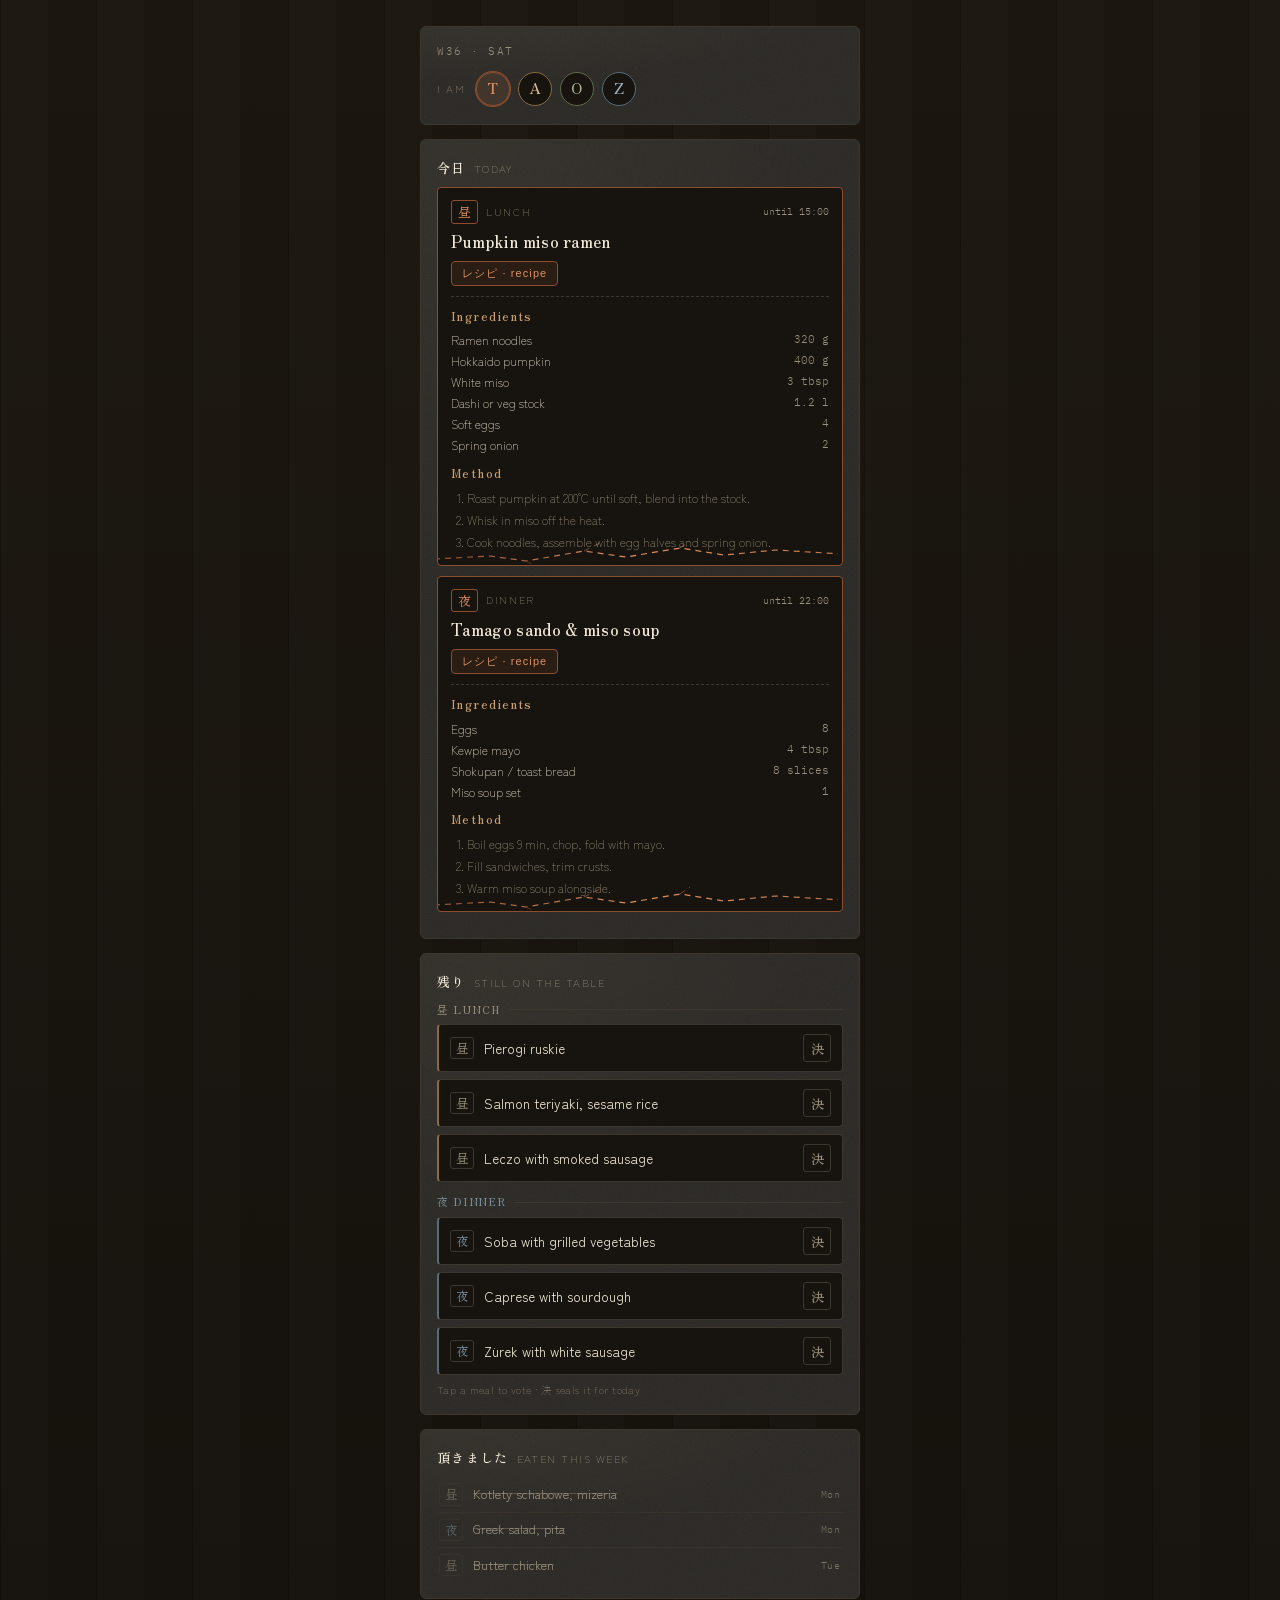
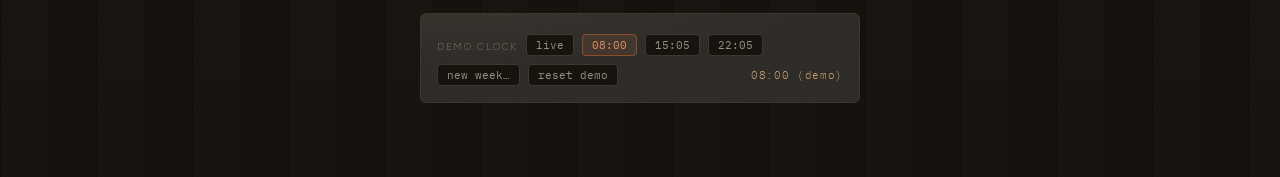
<file: Concepts/Cards/Meal Planner/sumi-meal-planner.html>
<!DOCTYPE html>
<html lang="en">
<head>
<meta charset="UTF-8">
<meta name="viewport" content="width=device-width, initial-scale=1.0">
<title>Sumi House — 献立 Meal Planner</title>
<link rel="preconnect" href="https://fonts.googleapis.com">
<link href="https://fonts.googleapis.com/css2?family=Zen+Old+Mincho:wght@400;600;700&family=Zen+Kaku+Gothic+New:wght@300;400;500;700&family=IBM+Plex+Mono:wght@300;400;500&display=swap" rel="stylesheet">
<style>
:root{
  --char:      #17130E;
  --char-2:    #2B2925;  /* cast concrete */
  --char-3:    #34312B;
  --seam:      #3C382F;
  --washi:     #EFE7D7;
  --stone:     #99907F;
  --oak:       #C89F6E;
  --copper:    #C0754A;
  --copper-hi: #DE9163;
  --copper-lo: #8C4E2E;
  --moss:      #8B9678;
  --mizu:      #7E93A0;
  --oak-hi:    #DDBB8C;
  --oak-lo:    #8C6B42;
  --moss-hi:   #A8B394;
  --moss-lo:   #5F6B4E;
  --mizu-hi:   #9FB4C0;
  --mizu-lo:   #566C78;
  --me-hi:     var(--copper-hi);
  --me-lo:     var(--copper-lo);
  --me-glaze:  rgba(192,117,74,.13);
  --me-border: rgba(192,117,74,.45);
  --r-card: 6px;
  --r-chip: 4px;
  --font-display:"Zen Old Mincho",Georgia,serif;
  --font-ui:"Zen Kaku Gothic New","Helvetica Neue",sans-serif;
  --font-data:"IBM Plex Mono","Courier New",monospace;
}
*{margin:0;padding:0;box-sizing:border-box}
body{
  background:
    repeating-linear-gradient(90deg, rgba(0,0,0,.28) 0px, rgba(0,0,0,.28) 1px, transparent 1px, transparent 96px),
    repeating-linear-gradient(90deg, rgba(255,255,255,.012) 0px, rgba(255,255,255,.012) 48px, transparent 48px, transparent 96px),
    linear-gradient(180deg,#1B1610 0%, #15110C 100%);
  background-color:var(--char);
  color:var(--washi);
  font-family:var(--font-ui);
  font-weight:300;
  line-height:1.5;
  -webkit-font-smoothing:antialiased;
  min-height:100vh;
  padding:26px 16px 60px;
}
.wrap{max-width:440px;margin:0 auto}

/* ---------- concrete card ---------- */
.card{
  background:
    url("data:image/svg+xml,%3Csvg%20xmlns='http://www.w3.org/2000/svg'%20width='160'%20height='160'%3E%3Cfilter%20id='n'%3E%3CfeTurbulence%20type='fractalNoise'%20baseFrequency='0.8'%20numOctaves='2'%20stitchTiles='stitch'/%3E%3C/filter%3E%3Crect%20width='160'%20height='160'%20filter='url(%23n)'%20opacity='0.045'/%3E%3C/svg%3E"),
    radial-gradient(140% 120% at 12% -10%, #34312B 0%, rgba(52,49,43,0) 55%),
    var(--char-2);
  border:1px solid var(--seam);
  border-radius:var(--r-card);
  padding:16px;
  position:relative;
  overflow:hidden;
  margin-bottom:14px;
}

/* ---------- header ---------- */
.week{font-family:var(--font-data);font-size:11px;color:var(--stone);letter-spacing:.14em;margin-bottom:12px}

/* ---------- person seals ---------- */
.people{display:flex;gap:8px;align-items:center;margin-bottom:2px}
.people .lbl{font-size:10.5px;color:var(--stone);letter-spacing:.16em;text-transform:uppercase;margin-right:2px}
.seal{
  width:34px;height:34px;border-radius:50%;
  border:1px solid var(--seam);background:var(--char);
  color:var(--stone);font-family:var(--font-display);font-size:15px;font-weight:600;
  display:flex;align-items:center;justify-content:center;cursor:pointer;
  transition:all .2s ease;user-select:none;
}
.seal:hover{opacity:.82}
.seal[data-p="tomek"]{color:var(--copper-hi);border-color:var(--copper-lo)}
.seal[data-p="ania"]{color:var(--oak-hi);border-color:var(--oak-lo)}
.seal[data-p="olaf"]{color:var(--moss-hi);border-color:var(--moss-lo)}
.seal[data-p="zoja"]{color:var(--mizu-hi);border-color:var(--mizu-lo)}
.seal.me{
  background:var(--me-glaze);
  box-shadow:0 0 0 1px var(--me-lo);
}

/* ---------- section titles ---------- */
.sec{
  font-family:var(--font-display);font-size:13px;font-weight:600;letter-spacing:.1em;
  color:var(--washi);display:flex;align-items:baseline;gap:8px;margin:2px 0 10px;
}
.sec small{font-family:var(--font-ui);font-weight:300;font-size:10.5px;color:var(--stone);letter-spacing:.14em;text-transform:uppercase}

/* ---------- today slots ---------- */
.slot{
  border:1px solid var(--seam);border-radius:var(--r-chip);
  background:var(--char);padding:12px 13px;position:relative;overflow:hidden;
  margin-bottom:10px;transition:border-color .4s;
}
.slot.approved{border-color:var(--copper-lo)}
.slot .kind{display:flex;align-items:center;gap:8px;margin-bottom:5px}
.slot .kanji{
  font-family:var(--font-display);font-size:13px;color:var(--stone);
  border:1px solid var(--seam);border-radius:3px;padding:1px 6px;line-height:1.5;
}
.slot.approved .kanji{color:var(--copper-hi);border-color:var(--copper-lo)}
.slot .kname{font-size:10.5px;color:var(--stone);letter-spacing:.16em;text-transform:uppercase;flex:1}
.slot .until{font-family:var(--font-data);font-size:10px;color:var(--stone)}
.slot .meal{font-family:var(--font-display);font-size:16px;font-weight:600;letter-spacing:.02em;position:relative;z-index:1}
.slot .desc{font-size:12px;color:var(--stone);line-height:1.5;margin-top:3px;position:relative;z-index:1}
.slot .empty{font-size:12.5px;color:var(--stone);font-style:italic}
.slot .vein{position:absolute;left:0;right:0;bottom:0;height:26px;pointer-events:none;opacity:0;transition:opacity 1s ease}
.slot.approved .vein{opacity:1}
.vein path{
  fill:none;stroke:url(#cu);stroke-width:1.2;
  stroke-dasharray:6 5;animation:flow 5s linear infinite;
}
.vein .fiss{stroke-width:.8;opacity:.7}
@keyframes flow{to{stroke-dashoffset:-44}}

.rbtn{
  margin-top:8px;display:inline-flex;align-items:center;gap:6px;
  font-size:11px;letter-spacing:.1em;color:var(--copper-hi);
  border:1px solid var(--copper-lo);border-radius:var(--r-chip);
  background:rgba(192,117,74,.10);padding:4px 10px;cursor:pointer;
  position:relative;z-index:1;
}
.recipe{display:none;margin-top:10px;padding-top:10px;border-top:1px dashed var(--seam);position:relative;z-index:1}
.recipe.open{display:block}
.recipe h4{font-family:var(--font-display);font-size:12px;font-weight:600;letter-spacing:.12em;color:var(--oak);margin-bottom:5px}
.recipe ul{list-style:none;margin-bottom:8px}
.recipe ul li{font-size:12px;color:var(--washi);padding:1.5px 0;display:flex;justify-content:space-between;gap:10px}
.recipe ul li span{font-family:var(--font-data);font-size:11px;color:var(--stone);white-space:nowrap}
.recipe ol{margin-left:16px}
.recipe ol li{font-size:12px;color:var(--stone);padding:2px 0}

/* ---------- pool rows ---------- */
.pool .grp-head{
  font-family:var(--font-display);font-size:10.5px;letter-spacing:.16em;
  color:var(--stone);text-transform:uppercase;
  display:flex;align-items:center;gap:8px;margin:12px 0 7px;
}
.pool .grp-head:first-child{margin-top:0}
.pool .grp-head .ln{flex:1;height:1px;background:var(--seam)}
.pool .grp-head.d{color:var(--mizu)}
.pool .row{
  display:flex;align-items:center;gap:10px;
  background:var(--char);border:1px solid var(--seam);border-left-width:2px;border-radius:var(--r-chip);
  padding:9px 11px;margin-bottom:7px;cursor:pointer;
  transition:background .2s,border-color .2s;user-select:none;
}
.pool .row.lunch{border-left-color:var(--oak-lo)}
.pool .row.dinner{border-left-color:var(--mizu-lo)}
.pool .row:hover{background:#1D1913}
.pool .row.mine{border-color:var(--me-border);border-left-color:var(--me-lo)}
.tag{
  font-family:var(--font-display);font-size:12px;flex:none;
  color:var(--stone);border:1px solid var(--seam);border-radius:3px;
  padding:0 5px;line-height:1.7;
}
.tag.d{color:var(--mizu)}
.row .nm{font-size:13.5px;font-weight:400;flex:1;line-height:1.35}
.votes{display:flex;gap:3px;flex:none}
.vdot{
  width:18px;height:18px;border-radius:50%;
  font-family:var(--font-display);font-size:9.5px;font-weight:600;
  display:flex;align-items:center;justify-content:center;
  border:1px solid var(--seam);color:var(--stone);
}
.vdot[data-p="tomek"]{border-color:var(--copper-lo);color:var(--copper-hi);background:rgba(192,117,74,.15)}
.vdot[data-p="ania"]{border-color:var(--oak-lo);color:var(--oak-hi);background:rgba(200,159,110,.16)}
.vdot[data-p="olaf"]{border-color:var(--moss-lo);color:var(--moss-hi);background:rgba(139,150,120,.18)}
.vdot[data-p="zoja"]{border-color:var(--mizu-lo);color:var(--mizu-hi);background:rgba(126,147,160,.18)}
.approve{
  flex:none;width:28px;height:28px;border-radius:3px;
  font-family:var(--font-display);font-size:13px;font-weight:600;
  border:1px solid var(--seam);background:transparent;color:var(--stone);
  cursor:pointer;transition:all .2s;
}
.approve:hover{border-color:var(--copper-lo);color:var(--copper-hi);background:rgba(192,117,74,.10)}
.hint{font-size:10.5px;color:var(--stone);letter-spacing:.04em;margin:2px 0 0;opacity:.8}

/* ---------- eaten ---------- */
.eaten .row{
  display:flex;align-items:center;gap:10px;padding:6px 2px;
  border-bottom:1px solid rgba(60,56,47,.5);
}
.eaten .row:last-child{border-bottom:none}
.eaten .nm{font-size:12.5px;color:var(--stone);flex:1;text-decoration:line-through;text-decoration-color:rgba(153,144,127,.4)}
.eaten .day{font-family:var(--font-data);font-size:10px;color:var(--stone);opacity:.7;letter-spacing:.08em}
.eaten .tag{opacity:.55}

/* ---------- footer demo / loader ---------- */
.foot{display:flex;gap:8px;align-items:center;flex-wrap:wrap;margin-top:4px}
.foot .lbl{font-size:10px;color:var(--stone);letter-spacing:.16em;text-transform:uppercase}
.chip{
  font-family:var(--font-data);font-size:10.5px;color:var(--stone);
  border:1px solid var(--seam);border-radius:var(--r-chip);
  background:var(--char);padding:3px 9px;cursor:pointer;transition:all .2s;
}
.chip:hover{color:var(--washi)}
.chip.on{color:var(--copper-hi);border-color:var(--copper-lo);background:rgba(192,117,74,.13)}
.clock{font-family:var(--font-data);font-size:11px;color:var(--oak);margin-left:auto;letter-spacing:.06em}
.loader{margin-top:10px;display:none}
.loader.open{display:block}
.loader textarea{
  width:100%;height:110px;background:var(--char);border:1px solid var(--seam);border-radius:var(--r-chip);
  color:var(--washi);font-family:var(--font-data);font-size:10.5px;padding:8px;resize:vertical;
}
.loader .go{margin-top:6px}
.toast{
  position:fixed;left:50%;bottom:22px;transform:translateX(-50%) translateY(10px);
  background:var(--char-3);border:1px solid var(--copper-lo);border-radius:var(--r-chip);
  color:var(--washi);font-size:12px;padding:7px 14px;opacity:0;pointer-events:none;
  transition:all .35s ease;white-space:nowrap;z-index:9;
}
.toast.show{opacity:1;transform:translateX(-50%) translateY(0)}
</style>
</head>
<body>
<svg width="0" height="0" style="position:absolute"><defs>
<linearGradient id="cu" x1="0" y1="0" x2="1" y2="0">
<stop offset="0" stop-color="#8C4E2E"/><stop offset=".5" stop-color="#DE9163"/><stop offset="1" stop-color="#C0754A"/>
</linearGradient></defs></svg>

<div class="wrap">

  <div class="card">
    <div class="week" id="weekLbl"></div>
    <div class="people">
      <span class="lbl">I am</span>
      <div class="seal" data-p="tomek">T</div>
      <div class="seal" data-p="ania">A</div>
      <div class="seal" data-p="olaf">O</div>
      <div class="seal" data-p="zoja">Z</div>
    </div>
  </div>

  <div class="card">
    <div class="sec">今日 <small>today</small></div>
    <div id="slots"></div>
  </div>

  <div class="card pool">
    <div class="sec">残り <small>still on the table</small></div>
    <div id="pool"></div>
    <div class="hint">Tap a meal to vote · 決 seals it for today</div>
  </div>

  <div class="card eaten">
    <div class="sec">頂きました <small>eaten this week</small></div>
    <div id="eaten"></div>
  </div>

  <div class="card">
    <div class="foot">
      <span class="lbl">demo clock</span>
      <button class="chip" data-t="live">live</button>
      <button class="chip" data-t="08:00">08:00</button>
      <button class="chip" data-t="15:05">15:05</button>
      <button class="chip" data-t="22:05">22:05</button>
      <button class="chip" id="newWeek">new week…</button>
      <button class="chip" id="resetBtn">reset demo</button>
      <span class="clock" id="clock"></span>
    </div>
    <div class="loader" id="loader">
      <textarea id="json" spellcheck="false"></textarea>
      <button class="rbtn go" id="loadJson">Load weekly plan</button>
    </div>
  </div>

</div>
<div class="toast" id="toast"></div>

<script>
const PEOPLE = {tomek:"T", ania:"A", olaf:"O", zoja:"Z"};
const PCOLOR = {
  tomek:{hi:"#DE9163", lo:"#8C4E2E", glaze:"rgba(192,117,74,.13)", border:"rgba(192,117,74,.45)"},
  ania: {hi:"#DDBB8C", lo:"#8C6B42", glaze:"rgba(200,159,110,.15)", border:"rgba(200,159,110,.5)"},
  olaf: {hi:"#A8B394", lo:"#5F6B4E", glaze:"rgba(139,150,120,.17)", border:"rgba(139,150,120,.55)"},
  zoja: {hi:"#9FB4C0", lo:"#566C78", glaze:"rgba(126,147,160,.17)", border:"rgba(126,147,160,.55)"}
};
const DAYS = ["Sun","Mon","Tue","Wed","Thu","Fri","Sat"];

const DEFAULT_WEEK = {
  week: "W36",
  meals: [
    {id:"m1", type:"lunch",  name:"Pumpkin miso ramen",
      recipe:{ing:[["Ramen noodles","320 g"],["Hokkaido pumpkin","400 g"],["White miso","3 tbsp"],["Dashi or veg stock","1.2 l"],["Soft eggs","4"],["Spring onion","2"]],
      steps:["Roast pumpkin at 200°C until soft, blend into the stock.","Whisk in miso off the heat.","Cook noodles, assemble with egg halves and spring onion."]}},
    {id:"m2", type:"lunch",  name:"Pierogi ruskie",
      recipe:{ing:[["Pierogi","~40 pcs"],["Butter","40 g"],["Onion","2"],["Sour cream","to serve"]],
      steps:["Boil pierogi until they float, plus 2 min.","Brown butter with onion, pour over.","Serve with sour cream."]}},
    {id:"m3", type:"lunch",  name:"Salmon teriyaki, sesame rice",
      desc:"Pan-seared salmon glazed in soy-mirin, over sesame rice with pickled cucumber."},
    {id:"m4", type:"lunch",  name:"Leczo with smoked sausage",
      desc:"Peppers, tomato and courgette stewed with smoked sausage — served with crusty bread."},
    {id:"m5", type:"dinner", name:"Soba with grilled vegetables",
      desc:"Chilled soba noodles, char-grilled seasonal vegetables, sesame-soy dressing."},
    {id:"m6", type:"dinner", name:"Tamago sando & miso soup",
      recipe:{ing:[["Eggs","8"],["Kewpie mayo","4 tbsp"],["Shokupan / toast bread","8 slices"],["Miso soup set","1"]],
      steps:["Boil eggs 9 min, chop, fold with mayo.","Fill sandwiches, trim crusts.","Warm miso soup alongside."]}},
    {id:"m7", type:"dinner", name:"Caprese with sourdough",
      desc:"Heirloom tomatoes, buffalo mozzarella, basil oil — thick-cut toasted sourdough."},
    {id:"m8", type:"dinner", name:"Żurek with white sausage",
      desc:"Sour rye soup with white sausage, marjoram and a soft-boiled egg."}
  ],
  eaten: [
    {name:"Kotlety schabowe, mizeria", type:"lunch",  day:"Mon"},
    {name:"Greek salad, pita",          type:"dinner", day:"Mon"},
    {name:"Butter chicken",             type:"lunch",  day:"Tue"}
  ]
};

let S = null;
let demoTime = "08:00"; // "HH:MM" or null = live

function load(){
  try{
    const raw = localStorage.getItem("sumi-meals");
    if(raw){ S = JSON.parse(raw); return; }
  }catch(e){}
  S = fresh();
}
function fresh(){
  const w = JSON.parse(JSON.stringify(DEFAULT_WEEK));
  return {week:w.week, meals:w.meals, eaten:w.eaten,
          votes:{tomek:{},ania:{},olaf:{},zoja:{}},
          today:{lunch:"m1",dinner:"m6"}, me:"tomek", open:{m1:true,m6:true}};
}
function save(){ try{ localStorage.setItem("sumi-meals", JSON.stringify(S)); }catch(e){} }

function now(){
  const d = new Date();
  if(demoTime){ const [h,m]=demoTime.split(":"); d.setHours(+h,+m,0,0); }
  return d;
}
function toast(msg){
  const t=document.getElementById("toast");
  t.textContent=msg; t.classList.add("show");
  clearTimeout(t._x); t._x=setTimeout(()=>t.classList.remove("show"),2200);
}

/* automation: 15:00 lunch eaten, 22:00 dinner eaten */
function autoEat(){
  const d=now(), mins=d.getHours()*60+d.getMinutes(), day=DAYS[d.getDay()];
  let changed=false;
  [["lunch",15*60],["dinner",22*60]].forEach(([k,cut])=>{
    if(mins>=cut && S.today[k]){
      const meal=S.meals.find(m=>m.id===S.today[k]);
      if(meal){
        S.eaten.push({name:meal.name,type:meal.type,day});
        S.meals=S.meals.filter(m=>m.id!==meal.id);
        toast((k==="lunch"?"昼 lunch":"夜 dinner")+" marked eaten — vein healed");
      }
      S.today[k]=null;
      Object.values(S.votes).forEach(v=>delete v[k]);
      changed=true;
    }
  });
  if(changed){ save(); render(); }
}

function vote(mealId){
  const meal=S.meals.find(m=>m.id===mealId); if(!meal) return;
  const v=S.votes[S.me];
  v[meal.type] = (v[meal.type]===mealId) ? undefined : mealId;
  if(v[meal.type]===undefined) delete v[meal.type];
  save(); render();
}
function approve(mealId){
  const meal=S.meals.find(m=>m.id===mealId); if(!meal) return;
  const d=now(), mins=d.getHours()*60+d.getMinutes();
  if(meal.type==="lunch" && mins>=15*60){ toast("Past 15:00 — lunch is closed for today"); return; }
  if(meal.type==="dinner" && mins>=22*60){ toast("Past 22:00 — dinner is closed for today"); return; }
  S.today[meal.type]=mealId;
  Object.values(S.votes).forEach(v=>delete v[meal.type]);
  save(); render();
  toast(meal.name+" sealed for "+(meal.type==="lunch"?"lunch":"dinner"));
}

function veinSVG(){
  return `<svg class="vein" viewBox="0 0 400 26" preserveAspectRatio="none">
    <path d="M-4,20 L52,17 L88,22 L146,12 L188,18 L242,9 L286,16 L338,11 L404,15"/>
    <path class="fiss" d="M146,12 L162,4 M242,9 L252,2 M88,22 L96,26"/>
  </svg>`;
}

function render(){
  const d=now(), mins=d.getHours()*60+d.getMinutes();
  document.getElementById("weekLbl").textContent = S.week + " · " + DAYS[d.getDay()].toUpperCase();
  document.getElementById("clock").textContent =
    String(d.getHours()).padStart(2,"0")+":"+String(d.getMinutes()).padStart(2,"0")+(demoTime?" (demo)":"");

  const mc=PCOLOR[S.me], root=document.documentElement.style;
  root.setProperty("--me-hi", mc.hi); root.setProperty("--me-lo", mc.lo);
  root.setProperty("--me-glaze", mc.glaze); root.setProperty("--me-border", mc.border);
  document.querySelectorAll(".seal").forEach(s=>s.classList.toggle("me", s.dataset.p===S.me));

  /* today slots */
  const slots=document.getElementById("slots"); slots.innerHTML="";
  [["lunch","昼","LUNCH","until 15:00",15*60],["dinner","夜","DINNER","until 22:00",22*60]].forEach(([k,kj,nm,until,cut])=>{
    const id=S.today[k], meal=id?S.meals.find(m=>m.id===id):null;
    const closed=mins>=cut;
    const el=document.createElement("div");
    el.className="slot"+(meal?" approved":"");
    let inner=`<div class="kind"><span class="kanji">${kj}</span><span class="kname">${nm}</span><span class="until">${closed?"closed":until}</span></div>`;
    if(meal){
      inner+=`<div class="meal">${meal.name}</div>`;
      if(meal.recipe){
        inner+=`<button class="rbtn" data-r="${meal.id}">レシピ · recipe</button>
        <div class="recipe${S.open[meal.id]?" open":""}">
          <h4>Ingredients</h4><ul>${meal.recipe.ing.map(i=>`<li>${i[0]}<span>${i[1]}</span></li>`).join("")}</ul>
          <h4>Method</h4><ol>${meal.recipe.steps.map(s=>`<li>${s}</li>`).join("")}</ol>
        </div>`;
      } else if(meal.desc){
        inner+=`<div class="desc">${meal.desc}</div>`;
      }
      inner+=veinSVG();
    } else {
      inner+=`<div class="empty">${closed?"— passed for today —":"not decided yet — the table is still open"}</div>`;
    }
    el.innerHTML=inner;
    slots.appendChild(el);
  });
  slots.querySelectorAll("[data-r]").forEach(b=>b.onclick=e=>{
    const id=b.dataset.r; S.open[id]=!S.open[id]; save(); render();
  });

  /* pool — grouped by lunch / dinner */
  const pool=document.getElementById("pool"); pool.innerHTML="";
  ["lunch","dinner"].forEach(type=>{
    const items=S.meals.filter(m=>m.type===type && S.today[type]!==m.id);
    if(!items.length) return;
    const head=document.createElement("div");
    head.className="grp-head"+(type==="dinner"?" d":"");
    head.innerHTML=`<span>${type==="lunch"?"昼 Lunch":"夜 Dinner"}</span><span class="ln"></span>`;
    pool.appendChild(head);
    items.forEach(m=>{
      const voters=Object.entries(S.votes).filter(([p,v])=>v[type]===m.id).map(([p])=>p);
      const mine=voters.includes(S.me);
      const row=document.createElement("div");
      row.className="row "+type+(mine?" mine":"");
      row.innerHTML=`<span class="tag${type==="dinner"?" d":""}">${type==="lunch"?"昼":"夜"}</span>
        <span class="nm">${m.name}</span>
        <span class="votes">${voters.map(p=>`<span class="vdot" data-p="${p}">${PEOPLE[p]}</span>`).join("")}</span>
        <button class="approve" title="Seal for today">決</button>`;
      row.onclick=()=>vote(m.id);
      row.querySelector(".approve").onclick=e=>{e.stopPropagation();approve(m.id)};
      pool.appendChild(row);
    });
  });
  if(!pool.children.length) pool.innerHTML=`<div class="hint">The week's table is empty — load a new plan below.</div>`;

  /* eaten */
  const eat=document.getElementById("eaten");
  eat.innerHTML = S.eaten.length
    ? S.eaten.map(e=>`<div class="row"><span class="tag${e.type==="dinner"?" d":""}">${e.type==="lunch"?"昼":"夜"}</span><span class="nm">${e.name}</span><span class="day">${e.day}</span></div>`).join("")
    : `<div class="hint">Nothing yet this week.</div>`;

  document.querySelectorAll("[data-t]").forEach(c=>c.classList.toggle("on",(c.dataset.t==="live"&&!demoTime)||c.dataset.t===demoTime));
}

/* wiring */
document.querySelectorAll(".seal").forEach(s=>s.onclick=()=>{S.me=s.dataset.p;save();render();});
document.querySelectorAll("[data-t]").forEach(c=>c.onclick=()=>{
  demoTime = c.dataset.t==="live"?null:c.dataset.t;
  render(); autoEat();
});
document.getElementById("newWeek").onclick=()=>{
  const l=document.getElementById("loader"); l.classList.toggle("open");
  document.getElementById("json").value=JSON.stringify({week:"W37",meals:[
    {id:"m1",type:"lunch",name:"…"},{id:"m2",type:"dinner",name:"…"}]},null,1);
};
document.getElementById("loadJson").onclick=()=>{
  try{
    const w=JSON.parse(document.getElementById("json").value);
    if(!Array.isArray(w.meals)) throw 0;
    S.week=w.week||S.week; S.meals=w.meals; S.eaten=[];
    S.votes={tomek:{},ania:{},olaf:{},zoja:{}}; S.today={lunch:null,dinner:null};
    save(); render(); toast("New week loaded — "+S.meals.length+" meals on the table");
    document.getElementById("loader").classList.remove("open");
  }catch(e){ toast("Couldn't parse that JSON"); }
};
document.getElementById("resetBtn").onclick=()=>{
  try{localStorage.removeItem("sumi-meals");}catch(e){}
  S=fresh(); demoTime=null; render();
};

load(); render(); autoEat();
setInterval(()=>{render();autoEat();},30000);
</script>
</body>
</html>
</file>
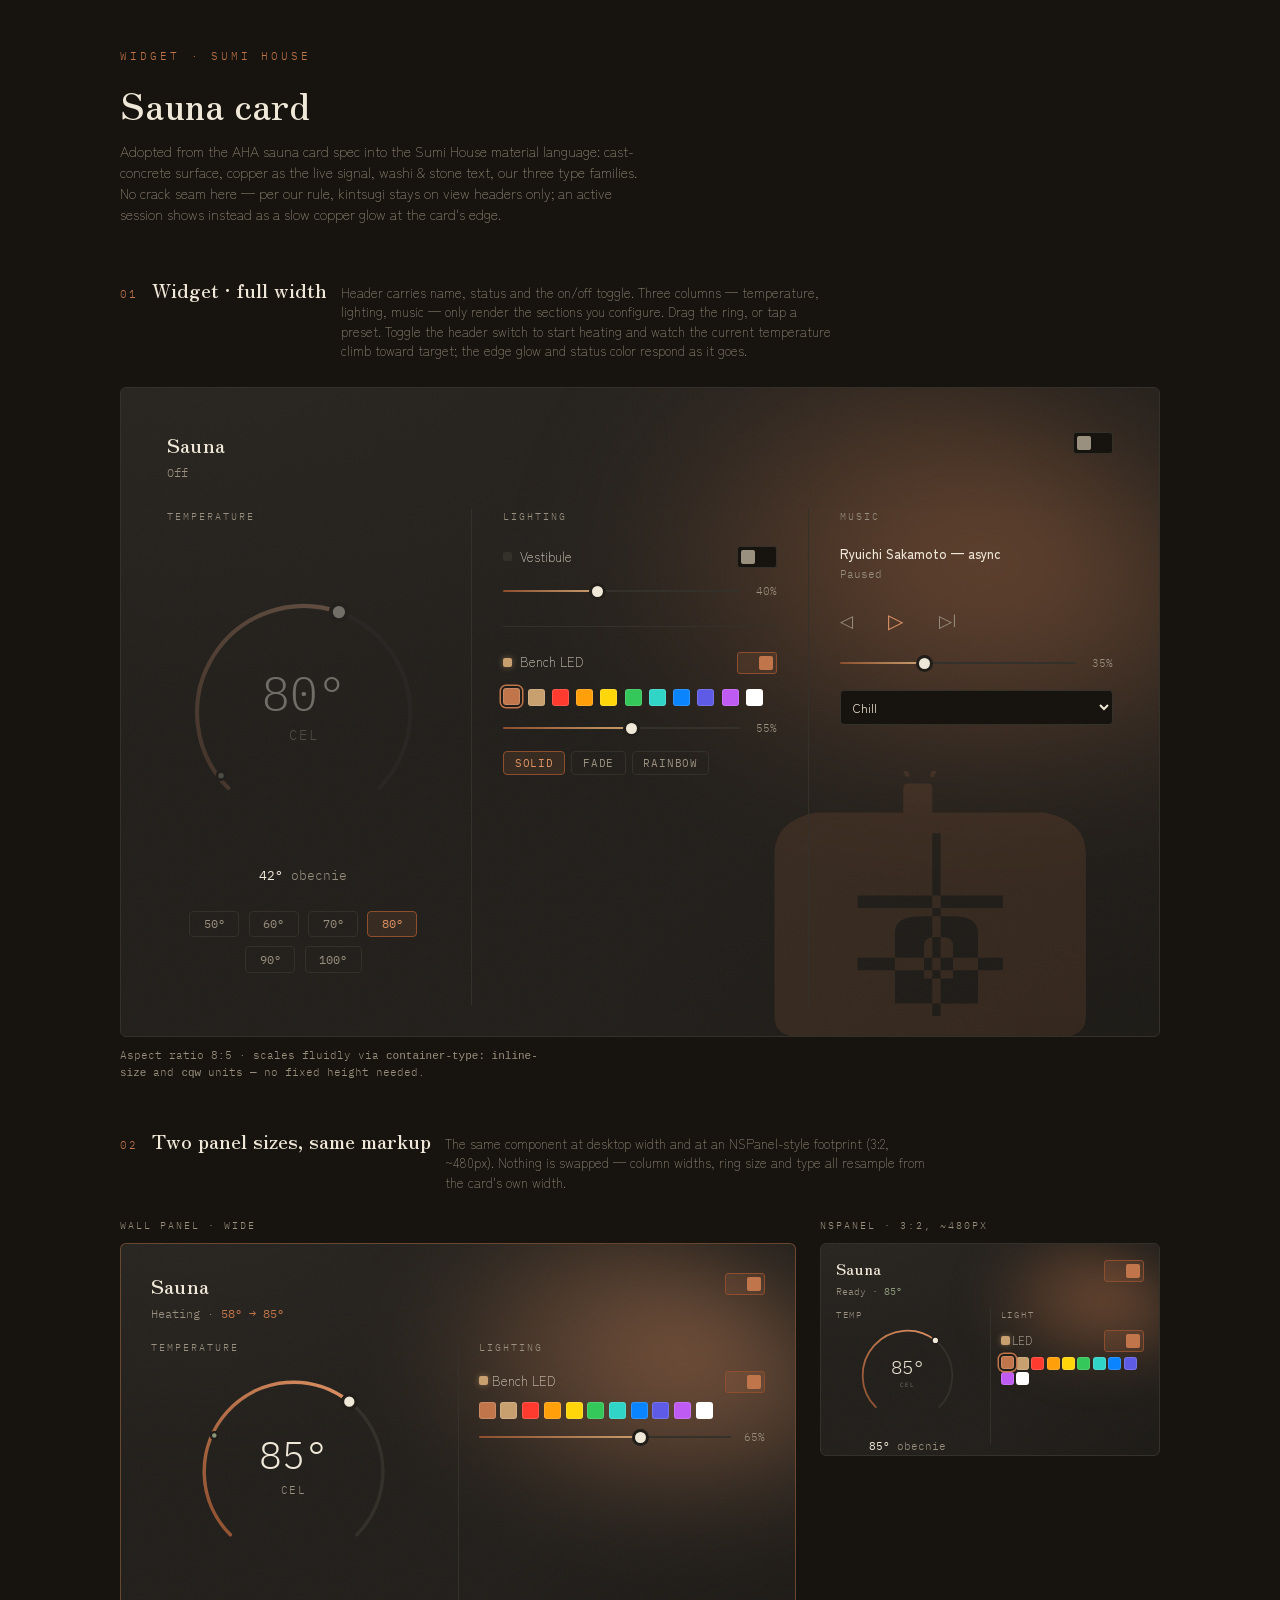
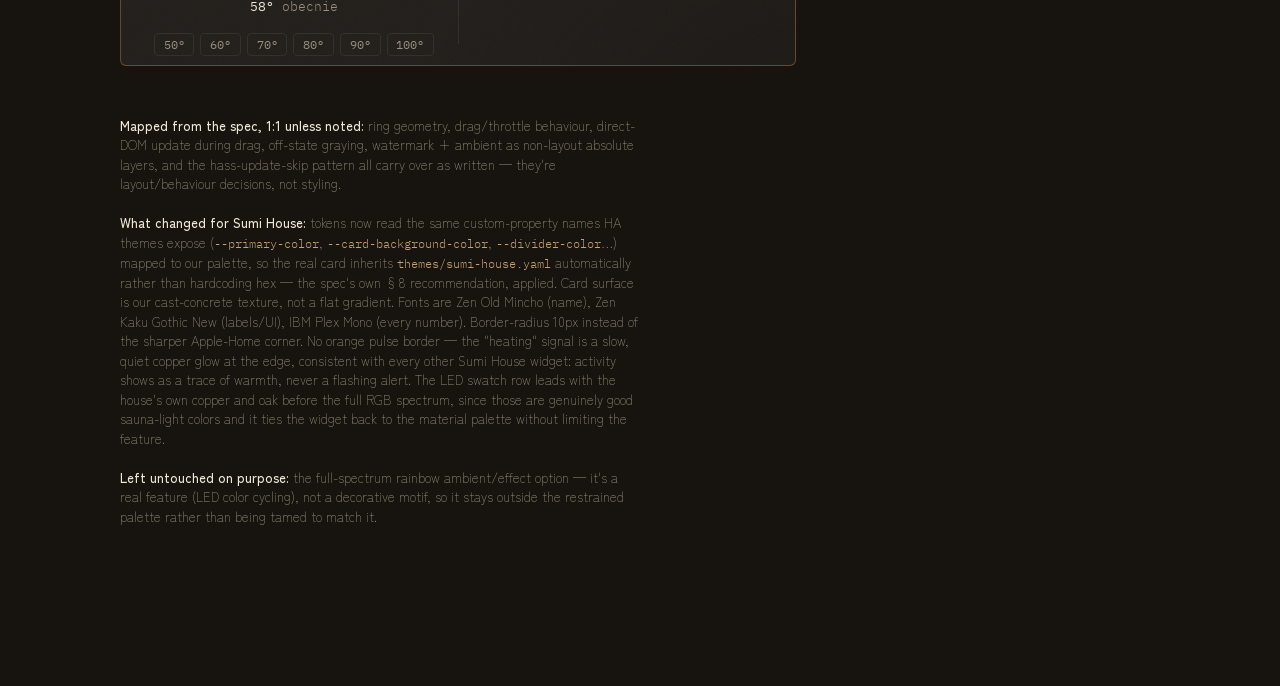
<file: Concepts/Cards/Sauna/sauna-card-preview.html>
<!DOCTYPE html>
<html lang="en">
<head>
<meta charset="UTF-8">
<meta name="viewport" content="width=device-width, initial-scale=1.0">
<title>Sumi House — Sauna Card</title>
<link rel="preconnect" href="https://fonts.googleapis.com">
<link href="https://fonts.googleapis.com/css2?family=Zen+Old+Mincho:wght@400;600;700&family=Zen+Kaku+Gothic+New:wght@300;400;500;700&family=IBM+Plex+Mono:wght@300;400;500&display=swap" rel="stylesheet">
<style>
:root{
  /* mirrors themes/sumi-house.yaml — same names HA exposes, so the real
     card can read var(--primary-color) etc. and inherit the live theme
     instead of these hardcoded fallbacks */
  --primary-background-color: #17130E;
  --card-background-color:    #211E1A;
  --divider-color:            #34302A;
  --primary-text-color:       #EFE7D7;
  --secondary-text-color:     #99907F;
  --accent-color:              #C89F6E;  /* oak */
  --primary-color:             #C0754A;  /* copper */
  --light-primary-color:       #DE9163;  /* copper-hi */
  --dark-primary-color:        #8C4E2E;  /* copper-lo */
  --success-color:             #8B9678;  /* moss */
  --info-color:                #7E93A0;  /* mizu */
  --font-display:"Zen Old Mincho",serif;
  --font-ui:"Zen Kaku Gothic New",sans-serif;
  --font-data:"IBM Plex Mono",monospace;
}
*{margin:0;padding:0;box-sizing:border-box}
body{
  background:var(--primary-background-color);color:var(--primary-text-color);
  font-family:var(--font-ui);font-weight:300;line-height:1.5;
  -webkit-font-smoothing:antialiased;padding:0;
}
button{font-family:inherit;color:inherit;background:none;border:none;cursor:pointer}
.wrap{max-width:1080px;margin:0 auto;padding:0 20px 90px}
.masthead{padding:48px 0 6px}
.eyebrow{font-family:var(--font-data);font-size:11px;letter-spacing:.28em;text-transform:uppercase;color:var(--primary-color)}
h1{font-family:var(--font-display);font-weight:600;font-size:clamp(26px,4vw,36px);margin:12px 0 10px}
.masthead p{color:var(--secondary-text-color);max-width:66ch;font-size:14px}
.spec{padding:44px 0 16px;display:flex;align-items:baseline;gap:14px;flex-wrap:wrap}
.spec h2{font-family:var(--font-display);font-weight:600;font-size:20px}
.spec small{font-family:var(--font-data);font-size:11px;letter-spacing:.2em;text-transform:uppercase;color:var(--primary-color)}
.spec p{width:100%;color:var(--secondary-text-color);font-size:13px;max-width:70ch;margin-top:4px}

/* ============================================================
   THE CARD  —  <aha-sauna-card>, custom:aha-sauna-card
   ============================================================ */
.sauna-card{
  --aspect: 8/5;
  container-type: inline-size;
  position:relative;
  aspect-ratio: var(--aspect);
  width:100%;
  border-radius:6px;
  overflow:hidden;
  border:1px solid var(--divider-color);
  background:
    url("data:image/svg+xml,%3Csvg%20xmlns='http://www.w3.org/2000/svg'%20width='160'%20height='160'%3E%3Cfilter%20id='n'%3E%3CfeTurbulence%20type='fractalNoise'%20baseFrequency='0.8'%20numOctaves='2'%20stitchTiles='stitch'/%3E%3C/filter%3E%3Crect%20width='160'%20height='160'%20filter='url(%23n)'%20opacity='0.035'/%3E%3C/svg%3E"),
    radial-gradient(140% 120% at 8% -10%, #282520 0%, rgba(40,37,32,0) 55%),
    radial-gradient(130% 140% at 108% 118%, #191712 0%, rgba(25,23,18,0) 50%),
    var(--card-background-color);
  transition: border-color .5s ease, box-shadow .5s ease;
  font-family:var(--font-ui);
}
.sauna-card.heating{
  border-color: rgba(192,117,74,.45);
  animation: saunaGlow 3.6s ease-in-out infinite alternate;
}
@keyframes saunaGlow{
  from{ box-shadow: 0 0 0 rgba(192,117,74,0); }
  to{   box-shadow: 0 0 16px rgba(192,117,74,.10); }
}
@media (prefers-reduced-motion: reduce){ .sauna-card.heating{ animation:none; box-shadow:0 0 12px rgba(192,117,74,.10);} }

.sc-layer{position:absolute;inset:0;z-index:0;pointer-events:none}
.sc-content{position:relative;z-index:1;height:100%;display:flex;flex-direction:column;padding:4cqw 4.4cqw 3cqw}

/* ---- header ---- */
.sc-head{display:flex;justify-content:space-between;align-items:flex-start;gap:10px}
.sc-name{font-family:var(--font-display);font-weight:600;font-size:clamp(15px,3.6cqw,20px);letter-spacing:.02em}
.sc-status{font-family:var(--font-data);font-size:clamp(10px,2cqw,12px);color:var(--secondary-text-color);margin-top:4px}
.sc-status b{font-weight:400}
.sc-status.heat b{color:var(--primary-color)}
.sc-status.ready b{color:var(--success-color)}
.sc-toggle{
  width:40px;height:22px;border-radius:3px;border:1px solid var(--divider-color);
  position:relative;background:var(--primary-background-color);flex:none;margin-top:2px;
}
.sc-toggle i{position:absolute;top:3px;left:3px;width:14px;height:14px;border-radius:2px;background:var(--secondary-text-color);transition:all .2s}
.sc-toggle.on{border-color:var(--dark-primary-color);background:rgba(192,117,74,.14)}
.sc-toggle.on i{left:21px;background:var(--primary-color)}

/* ---- 3-column grid ---- */
.sc-grid{display:flex;gap:3cqw;flex:1;margin-top:2.6cqw;min-height:0}
.sc-col{flex:1 1 0;display:flex;flex-direction:column;min-width:0}
.sc-col + .sc-col{border-left:1px solid var(--divider-color);padding-left:3cqw}
.sc-label{
  font-family:var(--font-data);font-size:clamp(9px,1.7cqw,10px);letter-spacing:.2em;
  text-transform:uppercase;color:var(--secondary-text-color);flex:0 0 auto;
}
.sc-body{flex:1;display:flex;flex-direction:column;align-items:center;justify-content:center;margin-top:2cqw;min-height:0}

/* ---- column 1 : temperature ring ---- */
.ring-wrap{position:relative;width:min(100%,34cqw);touch-action:none;user-select:none}
.ring-wrap.off{opacity:.38;pointer-events:none;filter:grayscale(.4)}
.ring-wrap svg{width:100%;height:auto;display:block}
.ring-track{stroke:var(--divider-color);stroke-width:3;fill:none;stroke-linecap:round}
.ring-value{stroke:url(#ringGrad);stroke-width:3;fill:none;stroke-linecap:round;transition:stroke-dasharray .05s linear}
.ring-thumb{fill:var(--primary-text-color);stroke:var(--card-background-color);stroke-width:3;cursor:grab}
.ring-thumb:active{cursor:grabbing}
.ring-cur-dot{fill:var(--success-color);stroke:var(--card-background-color);stroke-width:2}
.ring-center{font-family:var(--font-data)}
.ring-target{font-size:2.1em;fill:var(--primary-text-color)}
.ring-target-lbl{font-size:.62em;fill:var(--secondary-text-color);letter-spacing:.15em;text-transform:uppercase}
.cur-line{
  font-family:var(--font-data);font-size:clamp(11px,2.2cqw,13px);color:var(--secondary-text-color);
  margin-top:1.6cqw;text-align:center;
}
.cur-line b{color:var(--primary-text-color);font-weight:400}
.presets{display:flex;gap:.9cqw;margin-top:2.4cqw;flex-wrap:wrap;justify-content:center}
.preset-chip{
  font-family:var(--font-data);font-size:clamp(10px,2cqw,12px);
  border:1px solid var(--divider-color);border-radius:4px;
  padding:.45cqw 1.3cqw;color:var(--secondary-text-color);transition:all .2s;
}
.preset-chip.active,.preset-chip:hover{color:var(--light-primary-color);border-color:var(--dark-primary-color)}
.preset-chip.active{background:rgba(192,117,74,.13)}

/* ---- column 2 : lighting ---- */
.sc-body.lighting{align-items:stretch;justify-content:flex-start;gap:2.4cqw;width:100%}
.light-block{width:100%}
.light-block + .light-block{border-top:1px solid var(--divider-color);padding-top:2.2cqw;margin-top:.2cqw}
.lb-head{display:flex;align-items:center;gap:.8cqw;justify-content:space-between}
.lb-head .nm{display:flex;align-items:center;gap:.7cqw;font-size:clamp(11px,2.2cqw,13px)}
.lb-head .bulb{width:9px;height:9px;border-radius:2px;flex:none;background:var(--divider-color)}
.lb-head .bulb.on{background:var(--accent-color);box-shadow:0 0 6px rgba(200,159,110,.5)}
.slider-row{display:flex;align-items:center;gap:.8cqw;margin-top:1.4cqw}
input[type=range]{
  -webkit-appearance:none;appearance:none;flex:1;height:2px;border-radius:1px;outline:none;
  background:linear-gradient(90deg,var(--dark-primary-color) 0%,var(--accent-color) var(--v,50%),var(--divider-color) var(--v,50%));
}
input[type=range]::-webkit-slider-thumb{
  -webkit-appearance:none;width:11px;height:11px;border-radius:50%;
  background:var(--primary-text-color);box-shadow:0 0 0 3px var(--card-background-color);cursor:pointer;
}
input[type=range]::-moz-range-thumb{width:11px;height:11px;border:none;border-radius:50%;background:var(--primary-text-color);box-shadow:0 0 0 3px var(--card-background-color);cursor:pointer}
.pct{font-family:var(--font-data);font-size:clamp(9px,1.8cqw,11px);color:var(--secondary-text-color);width:2.6em;text-align:right}
.swatches{display:flex;gap:.7cqw;margin-top:1.4cqw;flex-wrap:wrap}
.swatch-dot{
  width:clamp(13px,2.8cqw,17px);height:clamp(13px,2.8cqw,17px);border-radius:3px;
  border:1px solid rgba(255,255,255,.14);cursor:pointer;transition:box-shadow .2s,transform .2s;
}
.swatch-dot.sel{box-shadow:0 0 0 2px var(--card-background-color),0 0 0 3.5px var(--primary-color);transform:translateY(-1px)}
.effects{display:flex;gap:.6cqw;margin-top:1.4cqw;flex-wrap:wrap}
.eff-chip{
  font-family:var(--font-data);font-size:clamp(9px,1.7cqw,10.5px);letter-spacing:.08em;text-transform:uppercase;
  border:1px solid var(--divider-color);border-radius:4px;padding:.4cqw 1cqw;color:var(--secondary-text-color);
}
.eff-chip.on{color:var(--light-primary-color);border-color:var(--dark-primary-color);background:rgba(192,117,74,.13)}

/* ---- column 3 : music ---- */
.sc-body.music{align-items:flex-start;justify-content:flex-start;width:100%}
.mtitle{font-size:clamp(11px,2.2cqw,13px);font-weight:500;white-space:nowrap;overflow:hidden;text-overflow:ellipsis;width:100%}
.msub{font-family:var(--font-data);font-size:clamp(9px,1.8cqw,11px);color:var(--secondary-text-color);margin-top:2px}
.transport{display:flex;align-items:center;gap:3.4cqw;margin-top:2.2cqw}
.transport button{font-size:clamp(13px,3cqw,17px);color:var(--secondary-text-color);transition:color .2s}
.transport button.play{color:var(--light-primary-color);font-size:clamp(16px,3.6cqw,20px)}
.transport button:hover{color:var(--primary-text-color)}
.vol-row{display:flex;align-items:center;gap:.8cqw;margin-top:2cqw;width:100%}
select.playlist{
  margin-top:1.8cqw;width:100%;background:var(--primary-background-color);
  border:1px solid var(--divider-color);border-radius:4px;color:var(--primary-text-color);
  font-family:var(--font-ui);font-size:clamp(10px,2cqw,12px);padding:.6em .7em;
}

/* ---- background decoration: watermark + ambient (no layout impact) ---- */
.watermark{position:absolute;right:1%;bottom:-4%;width:40%;opacity:.09;transition:opacity .6s,color .6s;color:var(--secondary-text-color)}
.watermark.heat{color:var(--primary-color);opacity:.14}
.ambient{position:absolute;inset:-10%;filter:blur(7cqw);opacity:.5;transition:opacity .6s}
.ambient .g{position:absolute;inset:0;border-radius:50%}
.ambient.mode-solid .g{background:radial-gradient(45% 45% at 78% 30%,var(--amb,#8C4E2E) 0%,transparent 70%);animation:ambBreath 6s ease-in-out infinite}
.ambient.mode-fade .g{background:radial-gradient(50% 50% at 78% 30%,var(--amb,#8C4E2E) 0%,transparent 70%);animation:ambFade 3.2s ease-in-out infinite}
.ambient.mode-rainbow .g{
  background:conic-gradient(from 0deg at 78% 30%,#FF3B30,#FF9F0A,#FFD60A,#34C759,#30D5C8,#0A84FF,#5E5CE6,#BF5AF2,#FF3B30);
  opacity:.35;animation:ambSpin 8s linear infinite;
}
@keyframes ambBreath{0%,100%{opacity:.35}50%{opacity:.65}}
@keyframes ambFade{0%,100%{opacity:.2}50%{opacity:.75}}
@keyframes ambSpin{to{transform:rotate(360deg)}}
@media (prefers-reduced-motion: reduce){.ambient .g{animation:none}}

/* ---- demo page scaffolding (not part of the card) ---- */
.demo-block{margin-top:10px}
.demo-note{font-family:var(--font-data);font-size:11px;color:var(--secondary-text-color);margin-top:10px;max-width:60ch}
.frames{display:flex;gap:24px;flex-wrap:wrap;align-items:flex-start}
.frame-col{flex:1 1 480px;min-width:280px}
.frame-col.narrow{flex:0 1 340px}
.frame-tag{font-family:var(--font-data);font-size:10px;letter-spacing:.2em;text-transform:uppercase;color:var(--secondary-text-color);margin-bottom:10px}
.note{padding:50px 0 70px;color:var(--secondary-text-color);font-size:13px;max-width:74ch}
.note b{color:var(--primary-text-color);font-weight:500}
.note code{font-family:var(--font-data);font-size:12px;color:var(--accent-color)}
.toast{
  position:fixed;left:50%;bottom:24px;transform:translate(-50%,16px);opacity:0;
  background:#292620;border:1px solid var(--divider-color);border-radius:4px;
  padding:9px 16px;font-size:12.5px;color:var(--primary-text-color);pointer-events:none;
  transition:all .3s ease;z-index:50;box-shadow:0 12px 40px rgba(0,0,0,.5);font-family:var(--font-ui)
}
.toast.show{opacity:1;transform:translate(-50%,0)}
</style>

</head>
<body>
<div class="wrap">
  <div class="masthead">
    <div class="eyebrow">Widget · Sumi House</div>
    <h1>Sauna card</h1>
    <p>Adopted from the AHA sauna card spec into the Sumi House material language: cast-concrete surface, copper as the live signal, washi &amp; stone text, our three type families. No crack seam here — per our rule, kintsugi stays on view headers only; an active session shows instead as a slow copper glow at the card's edge.</p>
  </div>
  <div class="spec">
    <small>01</small><h2>Widget · full width</h2>
    <p>Header carries name, status and the on/off toggle. Three columns — temperature, lighting, music — only render the sections you configure. Drag the ring, or tap a preset. Toggle the header switch to start heating and watch the current temperature climb toward target; the edge glow and status color respond as it goes.</p>
  </div>
  <div class="demo-block">
    <div class="sauna-card" data-aspect="8/5" id="card-wide">
      <div class="sc-layer">
        <div class="ambient mode-solid" id="amb-wide"><div class="g"></div></div>
        <svg class="watermark" id="wm-wide" viewBox="0 0 200 140" fill="currentColor" fill-rule="evenodd">
          <path d="M20 40 Q20 24 40 20 L150 20 Q170 24 170 40 L170 118 Q170 128 158 128 L32 128 Q20 128 20 118 Z
                   M96 30 L96 118 L100 118 L100 30 Z
                   M60 60 L130 60 L130 66 L60 66 Z
                   M60 90 L130 90 L130 96 L60 96 Z
                   M78 78 Q78 70 90 70 L106 70 Q118 70 118 78 L118 112 L78 112 Z
                   M92 84 Q92 80 98 80 L100 80 Q106 80 106 84 L106 100 L92 100 Z"/>
          <rect x="82" y="6" width="14" height="16" rx="2"/>
          <path d="M84 2 Q80 -6 86 -10 M96 2 Q100 -6 94 -12" stroke="currentColor" stroke-width="2" fill="none" stroke-linecap="round"/>
        </svg>
      </div>
      <div class="sc-content">
        <div class="sc-head">
          <div>
            <div class="sc-name">Sauna</div>
            <div class="sc-status heat" id="status-wide">Off</div>
          </div>
          <button class="sc-toggle" id="power-wide"><i></i></button>
        </div>

        <div class="sc-grid">
          <div class="sc-col">
            <div class="sc-label">Temperature</div>
            <div class="sc-body">
              <div class="ring-wrap off" id="ring-wide">
                <svg viewBox="0 0 200 200">
                  <defs>
                    <linearGradient id="ringGrad" x1="0" y1="1" x2="1" y2="0">
                      <stop offset="0" stop-color="#8C4E2E"/><stop offset="1" stop-color="#DE9163"/>
                    </linearGradient>
                  </defs>
                  <path class="ring-track" id="track-wide" d=""/>
                  <path class="ring-value" id="value-wide" d=""/>
                  <circle class="ring-cur-dot" id="curdot-wide" r="3"/>
                  <circle class="ring-thumb" id="thumb-wide" r="6"/>
                  <text class="ring-center ring-target" id="targettxt-wide" x="100" y="98" text-anchor="middle"></text>
                  <text class="ring-center ring-target-lbl" x="100" y="120" text-anchor="middle">cel</text>
                </svg>
              </div>
              <div class="cur-line"><b id="curtxt-wide">42°</b> obecnie</div>
              <div class="presets" id="presets-wide"></div>
            </div>
          </div>

          <div class="sc-col">
            <div class="sc-label">Lighting</div>
            <div class="sc-body lighting">
              <div class="light-block">
                <div class="lb-head">
                  <span class="nm"><span class="bulb" id="vbulb-wide"></span>Vestibule</span>
                  <button class="sc-toggle" id="vtog-wide"><i></i></button>
                </div>
                <div class="slider-row">
                  <input type="range" min="1" max="100" value="40" id="vslide-wide">
                  <span class="pct" id="vpct-wide">40%</span>
                </div>
              </div>
              <div class="light-block">
                <div class="lb-head">
                  <span class="nm"><span class="bulb on" id="lbulb-wide"></span>Bench LED</span>
                  <button class="sc-toggle on" id="ltog-wide"><i></i></button>
                </div>
                <div class="swatches" id="swatches-wide"></div>
                <div class="slider-row">
                  <input type="range" min="1" max="100" value="55" id="lslide-wide">
                  <span class="pct" id="lpct-wide">55%</span>
                </div>
                <div class="effects" id="effects-wide"></div>
              </div>
            </div>
          </div>

          <div class="sc-col">
            <div class="sc-label">Music</div>
            <div class="sc-body music">
              <div class="mtitle">Ryuichi Sakamoto — async</div>
              <div class="msub" id="mstate-wide">Paused</div>
              <div class="transport">
                <button data-med="prev">◁</button>
                <button data-med="play" class="play" id="playbtn-wide">▷</button>
                <button data-med="next">▷|</button>
              </div>
              <div class="vol-row">
                <input type="range" min="0" max="100" value="35" id="volslide-wide">
                <span class="pct" id="volpct-wide">35%</span>
              </div>
              <select class="playlist">
                <option>Chill</option>
                <option>Onsen ambient</option>
                <option>Deep focus</option>
              </select>
            </div>
          </div>
        </div>
      </div>
    </div>
    <div class="demo-note">Aspect ratio 8:5 · scales fluidly via <code>container-type: inline-size</code> and <code>cqw</code> units — no fixed height needed.</div>
  </div>

  <div class="spec">
    <small>02</small><h2>Two panel sizes, same markup</h2>
    <p>The same component at desktop width and at an NSPanel-style footprint (3:2, ~480px). Nothing is swapped — column widths, ring size and type all resample from the card's own width.</p>
  </div>
  <div class="demo-block frames">
    <div class="frame-col">
      <div class="frame-tag">Wall panel · wide</div>
      <div class="sauna-card" data-aspect="8/5" id="card-mid">
        <div class="sc-layer">
          <div class="ambient mode-fade" id="amb-mid"><div class="g"></div></div>
        </div>
        <div class="sc-content">
          <div class="sc-head">
            <div><div class="sc-name">Sauna</div><div class="sc-status" id="status-mid">Heating · <b id="statusnum-mid">58° → 85°</b></div></div>
            <button class="sc-toggle on" id="power-mid"><i></i></button>
          </div>
          <div class="sc-grid">
            <div class="sc-col">
              <div class="sc-label">Temperature</div>
              <div class="sc-body">
                <div class="ring-wrap" id="ring-mid">
                  <svg viewBox="0 0 200 200">
                    <path class="ring-track" id="track-mid" d=""/>
                    <path class="ring-value" id="value-mid" d=""/>
                    <circle class="ring-cur-dot" id="curdot-mid" r="3"/>
                    <circle class="ring-thumb" id="thumb-mid" r="6"/>
                    <text class="ring-center ring-target" id="targettxt-mid" x="100" y="98" text-anchor="middle"></text>
                    <text class="ring-center ring-target-lbl" x="100" y="120" text-anchor="middle">cel</text>
                  </svg>
                </div>
                <div class="cur-line"><b id="curtxt-mid">58°</b> obecnie</div>
                <div class="presets" id="presets-mid"></div>
              </div>
            </div>
            <div class="sc-col">
              <div class="sc-label">Lighting</div>
              <div class="sc-body lighting">
                <div class="light-block">
                  <div class="lb-head"><span class="nm"><span class="bulb on" id="lbulb-mid"></span>Bench LED</span><button class="sc-toggle on" id="ltog-mid"><i></i></button></div>
                  <div class="swatches" id="swatches-mid"></div>
                  <div class="slider-row"><input type="range" min="1" max="100" value="65" id="lslide-mid"><span class="pct" id="lpct-mid">65%</span></div>
                </div>
              </div>
            </div>
          </div>
        </div>
      </div>
    </div>
    <div class="frame-col narrow">
      <div class="frame-tag">NSPanel · 3:2, ~480px</div>
      <div class="sauna-card" data-aspect="3/2" id="card-narrow">
        <div class="sc-layer"><div class="ambient mode-solid" id="amb-narrow"><div class="g"></div></div></div>
        <div class="sc-content">
          <div class="sc-head">
            <div><div class="sc-name">Sauna</div><div class="sc-status" id="status-narrow">Ready · 85°</div></div>
            <button class="sc-toggle on" id="power-narrow"><i></i></button>
          </div>
          <div class="sc-grid">
            <div class="sc-col">
              <div class="sc-label">Temp</div>
              <div class="sc-body">
                <div class="ring-wrap" id="ring-narrow">
                  <svg viewBox="0 0 200 200">
                    <path class="ring-track" id="track-narrow" d=""/>
                    <path class="ring-value" id="value-narrow" d=""/>
                    <circle class="ring-cur-dot" id="curdot-narrow" r="3"/>
                    <circle class="ring-thumb" id="thumb-narrow" r="6"/>
                    <text class="ring-center ring-target" id="targettxt-narrow" x="100" y="98" text-anchor="middle"></text>
                    <text class="ring-center ring-target-lbl" x="100" y="120" text-anchor="middle">cel</text>
                  </svg>
                </div>
                <div class="cur-line"><b id="curtxt-narrow">85°</b> obecnie</div>
              </div>
            </div>
            <div class="sc-col">
              <div class="sc-label">Light</div>
              <div class="sc-body lighting">
                <div class="light-block">
                  <div class="lb-head"><span class="nm"><span class="bulb on"></span>LED</span><button class="sc-toggle on" id="ltog-narrow"><i></i></button></div>
                  <div class="swatches" id="swatches-narrow"></div>
                </div>
              </div>
            </div>
          </div>
        </div>
      </div>
    </div>
  </div>

  <div class="note">
    <b>Mapped from the spec, 1:1 unless noted:</b> ring geometry, drag/throttle behaviour, direct-DOM
    update during drag, off-state graying, watermark + ambient as non-layout absolute layers, and the
    hass-update-skip pattern all carry over as written — they're layout/behaviour decisions, not styling.
    <br><br>
    <b>What changed for Sumi House:</b> tokens now read the same custom-property names HA themes expose
    (<code>--primary-color</code>, <code>--card-background-color</code>, <code>--divider-color</code>…) mapped
    to our palette, so the real card inherits <code>themes/sumi-house.yaml</code> automatically rather than
    hardcoding hex — the spec's own §8 recommendation, applied. Card surface is our cast-concrete texture,
    not a flat gradient. Fonts are Zen Old Mincho (name), Zen Kaku Gothic New (labels/UI), IBM Plex Mono
    (every number). Border-radius 10px instead of the sharper Apple-Home corner. No orange pulse border —
    the "heating" signal is a slow, quiet copper glow at the edge, consistent with every other Sumi House
    widget: activity shows as a trace of warmth, never a flashing alert. The LED swatch row leads with the
    house's own copper and oak before the full RGB spectrum, since those are genuinely good sauna-light
    colors and it ties the widget back to the material palette without limiting the feature.
    <br><br>
    <b>Left untouched on purpose:</b> the full-spectrum rainbow ambient/effect option — it's a real feature
    (LED color cycling), not a decorative motif, so it stays outside the restrained palette rather than
    being tamed to match it.
  </div>

  <div class="toast" id="toast"><span id="toast-msg"></span></div>
</div>

<script>
(function(){
  var TAU=Math.PI/180;
  function pt(cx,cy,r,angleDeg){
    var a=angleDeg*TAU;
    return {x:cx+r*Math.sin(a), y:cy-r*Math.cos(a)};
  }
  var START=225, SWEEP=270, R=78, CX=100, CY=100;

  function arcPath(fromA,toA,r){
    var p1=pt(CX,CY,r,fromA), p2=pt(CX,CY,r,toA);
    var sweepDeg=((toA-fromA)%360+360)%360;
    var large=sweepDeg>180?1:0;
    return 'M '+p1.x+' '+p1.y+' A '+r+' '+r+' 0 '+large+' 1 '+p2.x+' '+p2.y;
  }

  var toastTimer;
  function toast(msg){
    var t=document.getElementById('toast');
    document.getElementById('toast-msg').textContent=msg;
    t.classList.add('show');
    clearTimeout(toastTimer);
    toastTimer=setTimeout(function(){t.classList.remove('show')},1800);
  }

  var COLORS=['#C0754A','#C89F6E','#FF3B30','#FF9F0A','#FFD60A','#34C759','#30D5C8','#0A84FF','#5E5CE6','#BF5AF2','#FFFFFF'];
  var PRESETS=[50,60,70,80,90,100];

  function initCard(id, opts){
    opts=opts||{};
    var min=40,max=110;
    var el=document.getElementById(id);
    var suffix=id.split('-')[1];
    var q=function(s){return document.getElementById(s+'-'+suffix)};

    var state={
      power: opts.power!==undefined?opts.power:false,
      target: opts.target||80,
      current: opts.current||42,
      heatTimer:null,
      ledOn: opts.ledOn!==undefined?opts.ledOn:true,
      ledColor: opts.ledColor||'#C0754A',
      ledMode: opts.ledMode||'solid'
    };

    var track=q('track'), valueEl=q('value'), thumb=q('thumb'), curdot=q('curdot'),
        targettxt=q('targettxt'), curtxt=q('curtxt'), ringWrap=q('ring'),
        statusEl=q('status'), power=q('power'), amb=q('amb'), wm=document.getElementById('wm-'+suffix);

    if(track) track.setAttribute('d', arcPath(START, START+SWEEP, R));

    function tempToAngle(t){
      var f=(t-min)/(max-min);
      return START + f*SWEEP;
    }
    function angleToTemp(a){
      var f=(a-START)/SWEEP;
      f=Math.max(0,Math.min(1,f));
      return Math.round(min + f*(max-min));
    }

    function paintRing(){
      if(!valueEl) return;
      var a=tempToAngle(state.target);
      valueEl.setAttribute('d', arcPath(START, a, R));
      var tp=pt(CX,CY,R,a);
      thumb.setAttribute('cx',tp.x); thumb.setAttribute('cy',tp.y);
      var ca=tempToAngle(Math.min(state.current,max));
      var cp=pt(CX,CY,R-2,ca);
      curdot.setAttribute('cx',cp.x); curdot.setAttribute('cy',cp.y);
      targettxt.textContent=Math.round(state.target)+'°';
      if(curtxt) curtxt.textContent=Math.round(state.current)+'°';
    }

    function paintPresets(){
      var box=q('presets');
      if(!box) return;
      box.innerHTML='';
      PRESETS.forEach(function(p){
        if(p<min||p>max) return;
        var b=document.createElement('button');
        b.className='preset-chip'+(p===state.target?' active':'');
        b.textContent=p+'°';
        b.addEventListener('click',function(){
          state.target=p; paintRing(); paintPresets();
          toast('Target '+p+'°');
        });
        box.appendChild(b);
      });
    }

    function paintStatus(){
      if(!statusEl) return;
      if(!state.power){
        statusEl.textContent='Off';
        statusEl.className='sc-status';
        el.classList.remove('heating');
        return;
      }
      if(Math.round(state.current)>=Math.round(state.target)){
        statusEl.innerHTML='Ready · <b>'+Math.round(state.current)+'°</b>';
        statusEl.className='sc-status ready';
        el.classList.remove('heating');
      } else {
        statusEl.innerHTML='Heating · <b>'+Math.round(state.current)+'° → '+Math.round(state.target)+'°</b>';
        statusEl.className='sc-status heat';
        el.classList.add('heating');
      }
    }

    function tickHeat(){
      if(!state.power) return;
      if(state.current<state.target){
        state.current=Math.min(state.target, state.current+0.6);
        paintRing(); paintStatus();
      } else {
        paintStatus();
      }
    }

    if(power){
      power.addEventListener('click',function(){
        state.power=!state.power;
        power.classList.toggle('on',state.power);
        if(ringWrap) ringWrap.classList.toggle('off',!state.power);
        if(state.power){
          if(!state.heatTimer) state.heatTimer=setInterval(tickHeat,700);
          toast('Sauna on');
        } else {
          toast('Sauna off');
        }
        paintStatus();
      });
    }

    if(ringWrap){
      var svg=ringWrap.querySelector('svg');
      var dragging=false, raf=null;
      function angleFromEvent(e){
        var rect=svg.getBoundingClientRect();
        var cx=rect.left+rect.width/2, cy=rect.top+rect.height/2;
        var x=e.clientX-cx, y=e.clientY-cy;
        var ang=(Math.atan2(x,-y)*180/Math.PI+360)%360;
        var rel=((ang-START)%360+360)%360;
        if(rel>SWEEP){
          rel = (rel-SWEEP) < (360-rel) ? SWEEP : 0;
        }
        return START+rel;
      }
      function apply(e){
        if(!state.power) return;
        var a=angleFromEvent(e);
        state.target=angleToTemp(a);
        if(raf) return;
        raf=requestAnimationFrame(function(){ paintRing(); paintPresets(); raf=null; });
      }
      ringWrap.addEventListener('pointerdown',function(e){
        if(!state.power) return;
        dragging=true; ringWrap.setPointerCapture(e.pointerId); apply(e);
      });
      ringWrap.addEventListener('pointermove',function(e){ if(dragging) apply(e); });
      ringWrap.addEventListener('pointerup',function(e){
        if(!dragging) return;
        dragging=false;
        toast('Target '+Math.round(state.target)+'°');
      });
    }

    paintRing(); paintPresets(); paintStatus();

    var vtog=q('vtog'), vslide=q('vslide'), vpct=q('vpct'), vbulb=q('vbulb');
    if(vtog){
      vtog.addEventListener('click',function(){
        vtog.classList.toggle('on');
        if(vbulb) vbulb.classList.toggle('on', vtog.classList.contains('on'));
      });
    }
    if(vslide){
      var paintV=function(){ vslide.style.setProperty('--v',vslide.value+'%'); if(vpct)vpct.textContent=vslide.value+'%'; };
      vslide.addEventListener('input',paintV); paintV();
    }

    var ltog=q('ltog'), lslide=q('lslide'), lpct=q('lpct'), lbulb=q('lbulb');
    var swBox=q('swatches'), effBox=q('effects');
    function applyAmbient(){
      if(!amb) return;
      amb.style.setProperty('--amb', state.ledOn ? state.ledColor : '#8C4E2E');
      amb.className='ambient mode-'+(state.ledOn?state.ledMode:(state.power?'fade':'solid'));
    }
    function applyWatermark(){
      if(!wm) return;
      wm.classList.toggle('heat', state.power || state.ledOn);
      wm.style.color = state.ledOn ? state.ledColor : (state.power?'#C0754A':'');
    }
    if(ltog){
      ltog.addEventListener('click',function(){
        ltog.classList.toggle('on');
        state.ledOn=ltog.classList.contains('on');
        if(lbulb) lbulb.classList.toggle('on', state.ledOn);
        applyAmbient(); applyWatermark();
      });
    }
    if(lslide){
      var paintL=function(){ lslide.style.setProperty('--v',lslide.value+'%'); if(lpct)lpct.textContent=lslide.value+'%'; };
      lslide.addEventListener('input',paintL); paintL();
    }
    if(swBox){
      COLORS.forEach(function(c){
        var d=document.createElement('div');
        d.className='swatch-dot'+(c.toLowerCase()===state.ledColor.toLowerCase()?' sel':'');
        d.style.background=c;
        d.addEventListener('click',function(){
          swBox.querySelectorAll('.swatch-dot').forEach(function(x){x.classList.remove('sel')});
          d.classList.add('sel');
          state.ledColor=c;
          applyAmbient(); applyWatermark();
        });
        swBox.appendChild(d);
      });
    }
    if(effBox){
      ['Solid','Fade','Rainbow'].forEach(function(name){
        var b=document.createElement('button');
        var mode=name.toLowerCase();
        b.className='eff-chip'+(mode===state.ledMode?' on':'');
        b.textContent=name;
        b.addEventListener('click',function(){
          effBox.querySelectorAll('.eff-chip').forEach(function(x){x.classList.remove('on')});
          b.classList.add('on');
          state.ledMode=mode;
          applyAmbient();
        });
        effBox.appendChild(b);
      });
    }
    applyAmbient(); applyWatermark();

    var playbtn=q('playbtn'), mstate=q('mstate'), volslide=q('volslide'), volpct=q('volpct');
    if(playbtn){
      var playing=false;
      playbtn.addEventListener('click',function(){
        playing=!playing;
        playbtn.textContent=playing?'❚❚':'▷';
        if(mstate) mstate.textContent='Living room speakers · '+(playing?'playing':'paused');
      });
    }
    if(volslide){
      var paintVol=function(){ volslide.style.setProperty('--v',volslide.value+'%'); if(volpct)volpct.textContent=volslide.value+'%'; };
      volslide.addEventListener('input',paintVol); paintVol();
    }

    return state;
  }

  initCard('card-wide',   {power:false, target:80, current:42, ledOn:true,  ledColor:'#C0754A', ledMode:'solid'});
  initCard('card-mid',    {power:true,  target:85, current:58, ledOn:true,  ledColor:'#DE9163', ledMode:'fade'});
  initCard('card-narrow', {power:true,  target:85, current:85, ledOn:true,  ledColor:'#C0754A', ledMode:'solid'});
})();
</script>
</body>
</html>
</file>
